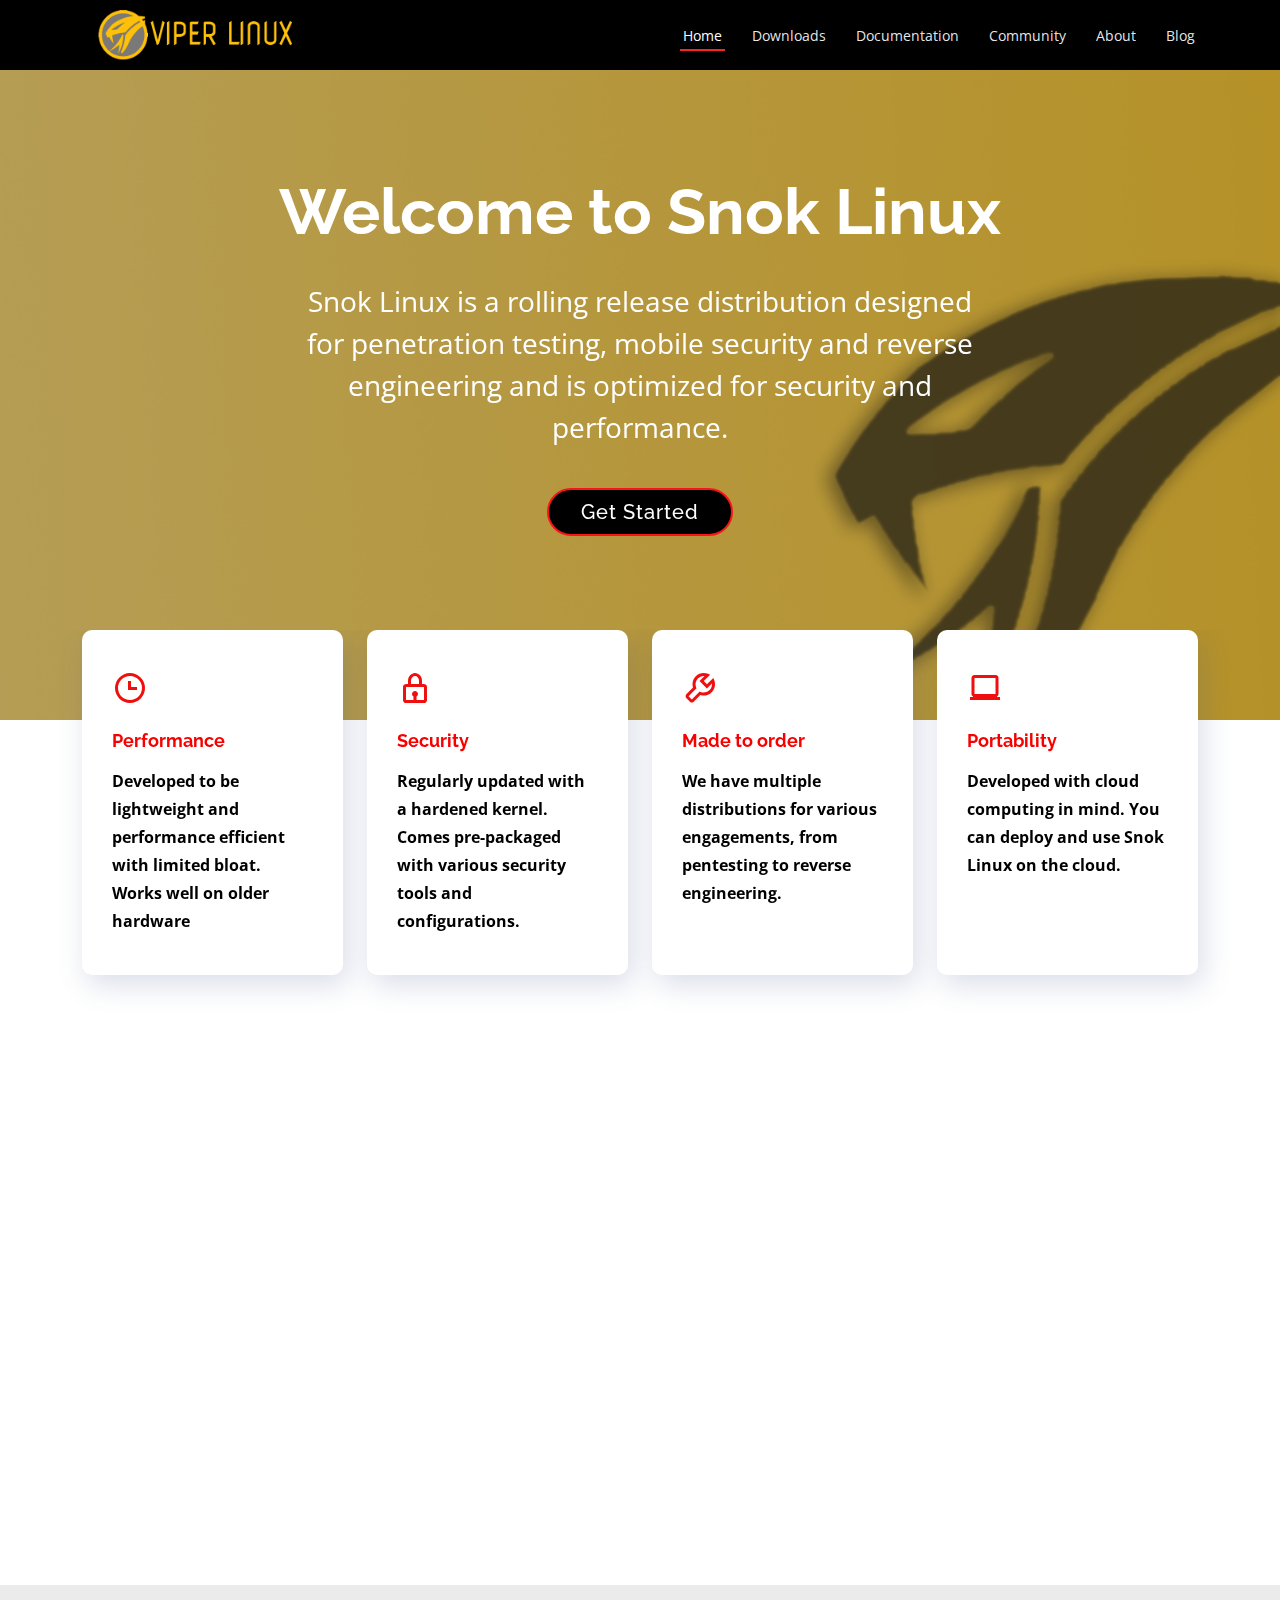
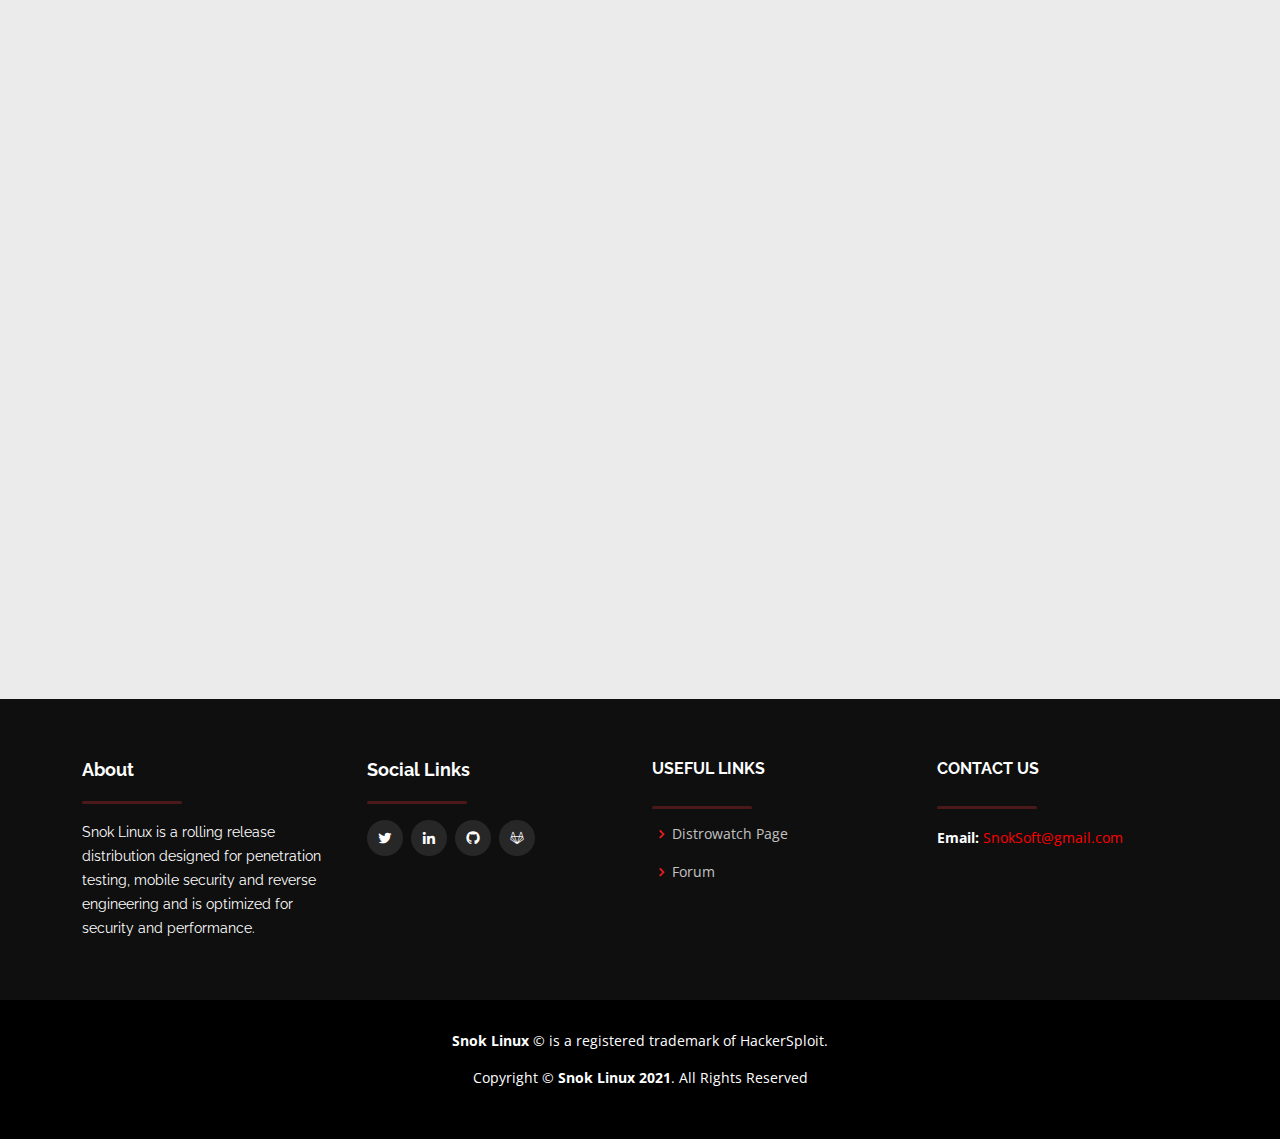
<file: index.html>
<!DOCTYPE html>
<html lang="en">

<head>
  <meta charset="utf-8">
  <meta content="width=device-width, initial-scale=1.0" name="viewport">
  <title>Snok Linux - Penetration Testing Distribution</title>
  <meta content="Snok Linux is a rolling release distribution designed for penetration testing, mobile security and reverse engineering and is optimized for security and performance." name="description">
  <meta content="Snok Linux, viperlinux" name="keywords">

  <!-- Favicons -->
  <link href="assets/img/favicon.png" rel="icon">
  <link href="assets/img/apple-touch-icon.png" rel="apple-touch-icon">

  <!-- Google Fonts -->
  <link href="https://fonts.googleapis.com/css?family=Open+Sans:300,300i,400,400i,600,600i,700,700i|Raleway:300,300i,400,400i,500,500i,600,600i,700,700i|Poppins:300,300i,400,400i,500,500i,600,600i,700,700i" rel="stylesheet">

  <!-- Vendor CSS Files -->
  <link href="assets/vendor/animate.css/animate.min.css" rel="stylesheet">
  <link href="assets/vendor/aos/aos.css" rel="stylesheet">
  <link href="assets/css/terminal.css" rel="stylesheet">
  <link href="assets/vendor/bootstrap/css/bootstrap.min.css" rel="stylesheet">
  <link href="assets/vendor/bootstrap-icons/bootstrap-icons.css" rel="stylesheet">
  <link href="assets/vendor/boxicons/css/boxicons.min.css" rel="stylesheet">
  <link href="assets/vendor/glightbox/css/glightbox.min.css" rel="stylesheet">
  <link href="assets/vendor/remixicon/remixicon.css" rel="stylesheet">
  <link href="assets/vendor/swiper/swiper-bundle.min.css" rel="stylesheet">

  <!-- Template Main CSS File -->
  <link href="assets/css/style.css" rel="stylesheet">
</head>

<body>
  
  <!-- ======= Header ======= -->
  <header id="header" class="fixed-top d-flex align-items-center ">
    <div class="container d-flex align-items-center justify-content-between">

      <!-- Logo -->
      <a href="index.html" class="logo"><img src="assets/img/logo-red-minimal.png" alt="viper-linux-logo" class="img-fluid"></a>

      <!-- Navbar -->
      <nav id="navbar" class="navbar">
        <ul>
          <li><a class="nav-link scrollto active" href="index.html">Home</a></li>
          <li><a class="nav-link scrollto" href="downloads.html">Downloads</a></li>
          <li><a class="nav-link scrollto " href="#">Documentation</a></li>
          <li><a class="nav-link scrollto" href="#">Community</a></li>
          <li><a class="nav-link scrollto" href="">About</a></li>
          <li><a href="blog.html">Blog</a></li>
        </ul>
        <i class="bi bi-list mobile-nav-toggle"></i>
      </nav>
    </div>
  </header>

  <!-- ======= Hero Section ======= -->
  <section id="hero" style="background-image: url(assets/img/background-red.png);" class="d-flex justify-cntent-center align-items-center">
    <div id="heroCarousel" data-bs-interval="5000" class="container carousel carousel-fade" data-bs-ride="carousel">


  <!-- Hero Slides -->
      
      <div class="carousel-item active">
        <div class="carousel-container">
          <h2 class="animate__animated animate__fadeInDown" style="font-size: 64px;">Welcome to <span>Snok Linux</span></h2>
          <p class="animate__animated animate__fadeInUp" style="font-size: 28px;">Snok Linux is a rolling release distribution designed for penetration testing, mobile security and reverse engineering and is optimized for security and performance.</p>
          <a href="downloads.html" class="btn-get-started animate__animated animate__fadeInUp scrollto">Get Started</a>
        </div>
      </div>
    
      <!-- Hero Navigation
      <a class="carousel-control-prev" href="#heroCarousel" role="button" data-bs-slide="prev">
        <span class="carousel-control-prev-icon bx bx-chevron-left" aria-hidden="true"></span>
      </a>

      <a class="carousel-control-next" href="#heroCarousel" role="button" data-bs-slide="next">
        <span class="carousel-control-next-icon bx bx-chevron-right" aria-hidden="true"></span>
      </a>
    -->
    </div>
  </section>
  
  <!-- End Hero -->

  <main id="main">

    <!-- ======= Icon Boxes Section ======= -->
    <section id="icon-boxes" class="icon-boxes">
      <div class="container">

        <div class="row">
          <div class="col-md-6 col-lg-3 d-flex align-items-stretch mb-5 mb-lg-0" data-aos="fade-up">
            <div class="icon-box">
              <div class="icon"><i class="bx bx-time"></i></div>
              <h4 class="title"><a href="">Performance</a></h4>
              <p class="description">Developed to be lightweight and performance efficient with limited bloat. Works well on older hardware</p>
            </div>
          </div>

          <div class="col-md-6 col-lg-3 d-flex align-items-stretch mb-5 mb-lg-0" data-aos="fade-up" data-aos-delay="100">
            <div class="icon-box">
              <div class="icon"><i class="bx bx-lock"></i></div>
              <h4 class="title"><a href="">Security</a></h4>
              <p class="description">Regularly updated with a hardened kernel. Comes pre-packaged with various security tools and configurations.</p>
            </div>
          </div>

          <div class="col-md-6 col-lg-3 d-flex align-items-stretch mb-5 mb-lg-0" data-aos="fade-up" data-aos-delay="200">
            <div class="icon-box">
              <div class="icon"><i class="bx bx-wrench"></i></div>
              <h4 class="title"><a href="">Made to order</a></h4>
              <p class="description">We have multiple distributions for various engagements, from pentesting to reverse engineering.</p>
            </div>
          </div>

          <div class="col-md-6 col-lg-3 d-flex align-items-stretch mb-5 mb-lg-0" data-aos="fade-up" data-aos-delay="300">
            <div class="icon-box">
              <div class="icon"><i class="bx bx-laptop"></i></div>
              <h4 class="title"><a href="">Portability</a></h4>
              <p class="description">Developed with cloud computing in mind. You can deploy and use Snok Linux on the cloud. </p>
            </div>
          </div>

        </div>

      </div>
    </section>
    
    <!-- End Icon Boxes Section -->

    <!-- ======= About Us Section ======= -->
    <section id="about" class="about">
      
      <div class="container" data-aos="fade-up">

        <div class="section-title">
          <h2 style="color: black; font-size: 56px;">Why Choose Viper?</h2>
          <p>Snok Linux is designed a plethora of use cases, from penetration testing to reverse engineering and malware analysis.</p>
        </div>

        <div class="row content">
          <div class="col-lg-6">
            
        </div>
      
      <!-- Terminal -->
      <div content="width=device-width, initial-scale=1.0" class='console-container' style="margin-top: 120px;"><span id='text'></span><div class='console-underscore' id='console'>&#95;</div></div>
    
      </div>
    </section>
    
    <!-- End About Us Section -->

    <!-- ======= Why Us Section ======= -->
    <section id="why-us" class="why-us">
      <div class="container-fluid">

        <div class="row">

        <!--YouTube Video-->
          <div class="col-lg-5 align-items-stretch position-relative video-box"  data-aos="fade-right">
            <a href="" class="venobox play-btn mb-4" data-vbtype="video" data-autoplay="true"></a>
          </div>
          
          <div class="col-lg-7 d-flex flex-column justify-content-center align-items-stretch" data-aos="fade-left">

            <div class="content">
              <h3>Snok Linux is developed for penetration testers <strong>by penetration testers</strong></h3>
              <p>
                Are you tired of slow, unstable and bloated pentesting distros that don't have the tools you need? if so, Snok Linux is for you.
              </p>
            </div>

            <div class="accordion-list">
              <ul>
                <li data-aos="fade-up" data-aos-delay="100">
                  <a data-bs-toggle="collapse" class="collapse" data-bs-target="#accordion-list-1"><span>01</span> Performance <i class="bx bx-chevron-down icon-show"></i><i class="bx bx-chevron-up icon-close"></i></a>
                  <div id="accordion-list-1" class="collapse show" data-bs-parent=".accordion-list">
                    <p>
                      Snok Linux offers a fast and bloat-free experience across the board. We also offer base distributions that can be customized based on your needs.
                    </p>
                  </div>
                </li>

                <li data-aos="fade-up" data-aos-delay="200">
                  <a data-bs-toggle="collapse" data-bs-target="#accordion-list-2" class="collapsed"><span>02</span> Stability & Security <i class="bx bx-chevron-down icon-show"></i><i class="bx bx-chevron-up icon-close"></i></a>
                  <div id="accordion-list-2" class="collapse" data-bs-parent=".accordion-list">
                    <p>
                      Snok Linux offers a stable and secure solution for security professionals. Our distributions are shipped with a hardened kernel and stable packages to ensure your experience is smooth and error free so that you can focus on your work rather than fixing issues.
                    </p>
                  </div>
                </li>

                <li data-aos="fade-up" data-aos-delay="300">
                  <a data-bs-toggle="collapse" data-bs-target="#accordion-list-3" class="collapsed"><span>03</span> Made to order <i class="bx bx-chevron-down icon-show"></i><i class="bx bx-chevron-up icon-close"></i></a>
                  <div id="accordion-list-3" class="collapse" data-bs-parent=".accordion-list">
                    <p>
                      We offer a collection of distributions designed and developed for specific industry use cases, from penetration testing to mobile security and reverse engineering. Download the distribution that meets your professional requirements and that is designed for your specific use case.
                    </p>
                  </div>
                </li>

                <li data-aos="fade-up" data-aos-delay="300">
                  <a data-bs-toggle="collapse" data-bs-target="#accordion-list-4" class="collapsed"><span>04</span> Desktop Environments <i class="bx bx-chevron-down icon-show"></i><i class="bx bx-chevron-up icon-close"></i></a>
                  <div id="accordion-list-4" class="collapse" data-bs-parent=".accordion-list">
                    <p>
                      We understand that everyone is different and you may not like certain desktop environments, as a result, our distribution also offersa range of  different desktop environments so that you feel at home. Choose between Mate, Gnome, KDE and i3.
                    </p>
                  </div>
                </li>

              </ul>
            </div>

          </div>

        </div>

      </div>
    </section>
    
    <!-- End Why Us Section -->


  </main>
  
  <!-- End #main -->

  <!-- ======= Footer ======= -->
  <footer id="footer">
    <div class="footer-top">
      <div class="container">
        <div class="row">

          <div class="col-lg-3 col-md-6 footer-info">
            <h3>About</h3>
            <hr class="rounded">
            <!--<img src="assets/img/logo-red-minimal.png" style="width:200px;padding-bottom: 10px;">-->
            <p>Snok Linux is a rolling release distribution designed for penetration testing, mobile security and reverse engineering and is optimized for security and performance.</p>
          </div>
          <div class="social-links col-lg-3 footer-info">
            <h3>Social Links</h3>
            <hr class="rounded">
            <a href="https://twitter.com/SnokLinux" class="twitter"><i class="bx bxl-twitter"></i></a>
            <a href="https://www.linkedin.com/" class="linkedin"><i class="bx bxl-linkedin"></i></a>
            <a href="https://github.com/SnokOS" class="github"><i class="bx bxl-github"></i></a>
            <a href="https://gitlab.com/SnokLinux" class="gitlab"><i class="bx bxl-gitlab"></i></a>
          </div>

          <div class="col-lg-3 col-md-6 footer-links">
            <h4 style="font-variant:normal;">Useful Links</h4>
            <hr class="rounded">
            <ul>
              <li><i class="bx bx-chevron-right"></i> <a href="#">Distrowatch Page</a></li>
              <li><i class="bx bx-chevron-right"></i> <a href="#">Forum</a></li>
            </ul>
          </div>

          <div class="col-lg-3 col-md-6 footer-contact">
            <h4>Contact Us</h4>
            <hr class="rounded">
            <p>
              <strong>Email:</strong><a style="color:red" href="mailto:SnokSoft@gmail.com"> SnokSoft@gmail.com</a><br>
            </p>
          </div>
        </div>
      </div>
    </div>

<!-- Copyright Section-->
    <div class="container">
      <div class="copyright">
        <p><strong>Snok Linux </strong> &copy is a registered trademark of HackerSploit. </p>
        <p>Copyright &copy;<strong><span> Snok Linux 2021</span></strong>. All Rights Reserved </p>
      </div>
      <div class="credits">
        <!--Made with love from Kenya</a> -->
      </div>
    </div>
  <!-- End Copyright Section-->
  </footer>
  <!-- End Footer -->
  <div id="preloader"></div>
  <a href="#" class="back-to-top d-flex align-items-center justify-content-center"><i class="bi bi-arrow-up-short"></i></a>

  <!-- Vendor JS Files -->
  <script src="assets/vendor/aos/aos.js"></script>
  <script src="assets/js/terminal.js"></script>
  <script src="assets/vendor/bootstrap/js/bootstrap.bundle.min.js"></script>
  <script src="assets/vendor/glightbox/js/glightbox.min.js"></script>
  <script src="assets/vendor/isotope-layout/isotope.pkgd.min.js"></script>
  <script src="assets/vendor/php-email-form/validate.js"></script>
  <script src="assets/vendor/swiper/swiper-bundle.min.js"></script>

  <!-- Template Main JS File -->
  <script src="assets/js/main.js"></script>

</body>

</html>
</file>
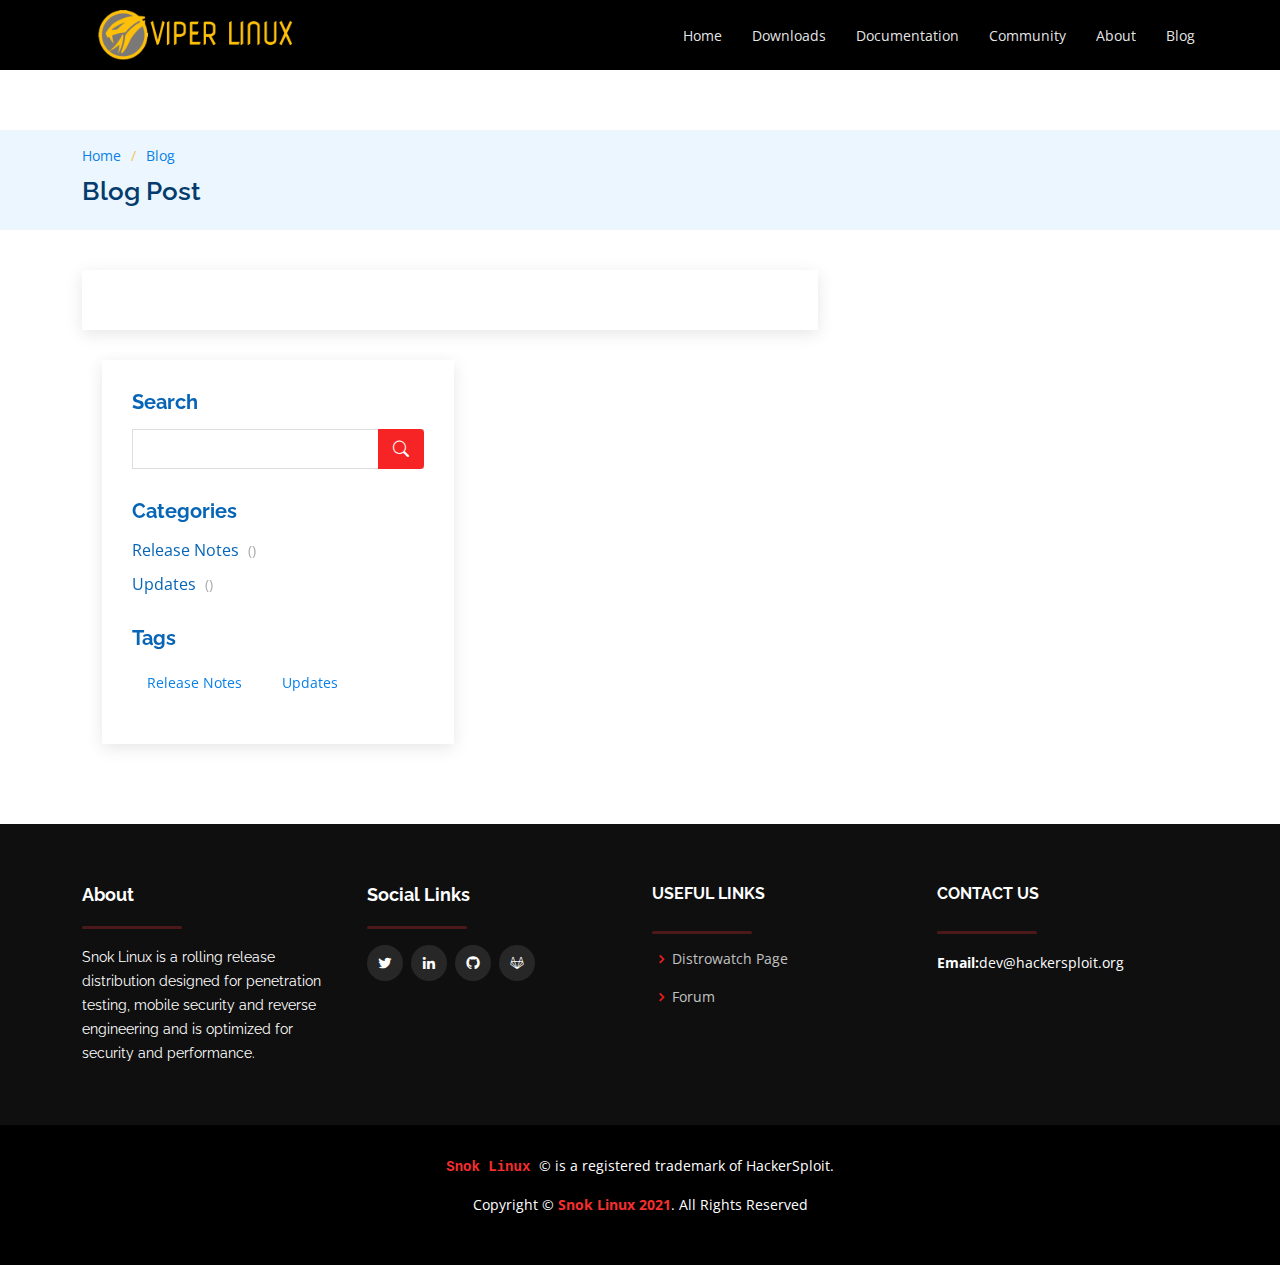
<file: blog-single.html>
<!DOCTYPE html>
<html lang="en">

<head>
  <meta charset="utf-8">
  <meta content="width=device-width, initial-scale=1.0" name="viewport">

  <title>Snok Linux - Penetration Testing Distribution</title>
  <meta content="Snok Linux is a rolling release distribution designed for penetration testing, mobile security and reverse engineering and is optimized for security and performance." name="description">
  <meta content="Snok Linux, viperlinux" name="keywords">

  <!-- Favicons -->
  <link href="assets/img/favicon.png" rel="icon">
  <link href="assets/img/apple-touch-icon.png" rel="apple-touch-icon">

  <!-- Google Fonts -->
  <link href="https://fonts.googleapis.com/css?family=Open+Sans:300,300i,400,400i,600,600i,700,700i|Raleway:300,300i,400,400i,500,500i,600,600i,700,700i|Poppins:300,300i,400,400i,500,500i,600,600i,700,700i" rel="stylesheet">

  <!-- Vendor CSS Files -->
  <link href="assets/vendor/animate.css/animate.min.css" rel="stylesheet">
  <link href="assets/vendor/aos/aos.css" rel="stylesheet">
  <link href="assets/vendor/bootstrap/css/bootstrap.min.css" rel="stylesheet">
  <link href="assets/vendor/bootstrap-icons/bootstrap-icons.css" rel="stylesheet">
  <link href="assets/vendor/boxicons/css/boxicons.min.css" rel="stylesheet">
  <link href="assets/vendor/glightbox/css/glightbox.min.css" rel="stylesheet">
  <link href="assets/vendor/remixicon/remixicon.css" rel="stylesheet">
  <link href="assets/vendor/swiper/swiper-bundle.min.css" rel="stylesheet">

  <!-- Template Main CSS File -->
  <link href="assets/css/style.css" rel="stylesheet">

</head>

<body>
 <!-- ======= Header ======= -->
<header id="header" class="fixed-top d-flex align-items-center ">
  <div class="container d-flex align-items-center justify-content-between">

    <!-- Logo -->
    <a href="index.html" class="logo"><img src="assets/img/logo-red-minimal.png" alt="viper-linux-logo" class="img-fluid"></a>

    <!-- Navbar -->
    <nav id="navbar" class="navbar">
      <ul>
        <li><a class="nav-link scrollto" href="index.html">Home</a></li>
        <li><a class="nav-link scrollto" href="#about">Downloads</a></li>
        <li><a class="nav-link scrollto " href="#portfolio">Documentation</a></li>
        <li><a class="nav-link scrollto" href="#team">Community</a></li>
        <li><a class="nav-link scrollto" href="#pricing">About</a></li>
        <li><a href="blog.html">Blog</a></li>
      </ul>
      <i class="bi bi-list mobile-nav-toggle"></i>
    </nav>
  </div>
</header>


  <main id="main">

    <!-- ======= Breadcrumbs ======= -->
    <section id="breadcrumbs" class="breadcrumbs">
      <div class="container">

        <ol>
          <li><a href="index.html">Home</a></li>
          <li><a href="blog.html">Blog</a></li>
        </ol>
        <h2>Blog Post</h2>

      </div>
    </section><!-- End Breadcrumbs -->

    <!-- ======= Blog Single Section ======= -->
    <section id="blog" class="blog">
      <div class="container" data-aos="fade-up">

        <div class="row">

          <div class="col-lg-8 entries">

            <!-- Blog Entry -->

            <article class="entry entry-single">

              <!-- Blog Image
              <div class="entry-img">
                <img src="assets/img/blog/blog-1.jpg" alt="" class="img-fluid">
              </div>
            --> 
            <!-- Blog Title 
              <h2 class="entry-title">
                <a href="blog-single.html">BLOG TITLE</a>
              </h2>
            -->
            <!-- Blog Meta
              <div class="entry-meta">
                <ul>
                  <li class="d-flex align-items-center"><i class="bi bi-person"></i> <a href="blog-single.html">AUTHOR</a></li>
                  <li class="d-flex align-items-center"><i class="bi bi-clock"></i> <a href="blog-single.html"><time datetime="2020-01-01">Jan 1, 2020</time></a></li>
                  <li class="d-flex align-items-center"><i class="bi bi-chat-dots"></i> <a href="blog-single.html">COMMENTS</a></li>
                </ul>
              </div>
            -->
            <!-- Blog Content 
              <div class="entry-content">
                <p>
                  
                </p>
              </div>
            -->

            <!-- Blog Tags
              <div class="entry-footer">
                <i class="bi bi-folder"></i>
                <ul class="cats">
                  <li><a href="#"></a></li>
                </ul>

                <i class="bi bi-tags"></i>
                <ul class="tags">
                  <li><a href="#">Release Notes</a></li>
                </ul>
              </div>
            -->
            </article>
            <!-- End blog entry -->

            <!-- Blog Author Bio

            <div class="blog-author d-flex align-items-center">
              <img src="assets/img/blog/blog-author.jpg" class="rounded-circle float-left" alt="">
              <div>
                <h4>Jane Smith</h4>
                <div class="social-links">
                  <a href="https://twitters.com/#"><i class="bi bi-twitter"></i></a>
                  <a href="https://facebook.com/#"><i class="bi bi-facebook"></i></a>
                  <a href="https://instagram.com/#"><i class="biu bi-instagram"></i></a>
                </div>
                <p>
                  BIO
                </p>
              </div>
            -->
            </div><!-- End blog author bio -->


          </div>
          <!-- End blog entries list -->

          <div class="col-lg-4">

            <div class="sidebar">
              <!-- Sidebar Search form -->
              <h3 class="sidebar-title">Search</h3>
              <div class="sidebar-item search-form">
                <form action="">
                  <input type="text">
                  <button type="submit"><i class="bi bi-search"></i></button>
                </form>
              </div>
              <!-- End sidebar search form-->

              <!-- Sidebar Categories -->
              <h3 class="sidebar-title">Categories</h3>
              <div class="sidebar-item categories">
                <ul>
                  <li><a href="#">Release Notes <span>()</span></a></li>
                  <li><a href="#">Updates <span>()</span></a></li>
                </ul>
              </div>
              <!-- End sidebar categories-->

              <!--Sidebar Recent Posts 
              <h3 class="sidebar-title">Recent Posts</h3>
              <div class="sidebar-item recent-posts">
                <div class="post-item clearfix">
                  <img src="assets/img/blog/blog-recent-1.jpg" alt="">
                  <h4><a href="blog-single.html">Nihil blanditiis at in nihil autem</a></h4>
                  <time datetime="2020-01-01">Jan 1, 2020</time>
                </div>
              </div>
            -->
              <!-- End sidebar recent posts-->

              <!-- Sidebar Tags -->
              <h3 class="sidebar-title">Tags</h3>
              <div class="sidebar-item tags">
                <ul>
                  <li><a href="#">Release Notes</a></li>
                  <li><a href="#">Updates</a></li>
                </ul>
              </div>
              <!-- End sidebar tags-->

            </div>
            <!-- End sidebar -->

          </div>
          </div><!-- End blog sidebar -->

        </div>

      </div>
    </section><!-- End Blog Single Section -->

  </main>
  <!-- End #main -->

 <!-- ======= Footer ======= -->
 <footer id="footer">
  <div class="footer-top">
    <div class="container">
      <div class="row">

        <div class="col-lg-3 col-md-6 footer-info">
          <h3>About</h3>
          <hr class="rounded">
          <!--<img src="assets/img/logo-red-minimal.png" style="width:200px;padding-bottom: 10px;">-->
          <p>Snok Linux is a rolling release distribution designed for penetration testing, mobile security and reverse engineering and is optimized for security and performance.</p>
        </div>
        <div class="social-links col-lg-3 footer-info">
          <h3>Social Links</h3>
          <hr class="rounded">
            <a href="https://twitter.com/SnokLinux" class="twitter"><i class="bx bxl-twitter"></i></a>
            <a href="https://www.linkedin.com/" class="linkedin"><i class="bx bxl-linkedin"></i></a>
            <a href="https://github.com/SnokOS" class="github"><i class="bx bxl-github"></i></a>
            <a href="https://gitlab.com/SnokLinux" class="gitlab"><i class="bx bxl-gitlab"></i></a>
        </div>

        <div class="col-lg-3 col-md-6 footer-links">
          <h4>Useful Links</h4>
          <hr class="rounded">
          <ul>
            <li><i class="bx bx-chevron-right"></i> <a href="#">Distrowatch Page</a></li>
            <li><i class="bx bx-chevron-right"></i> <a href="#">Forum</a></li>
          </ul>
        </div>

        <div class="col-lg-3 col-md-6 footer-contact">
          <h4>Contact Us</h4>
          <hr class="rounded">
          <p>
            <strong>Email:</strong>dev@hackersploit.org<br>
          </p>
        </div>
      </div>
    </div>
  </div>

<!-- Copyright Section-->
  <div class="container">
    <div class="copyright">
      <p><strong  style="color:rgb(247, 46, 46);font-family: monospace;">Snok Linux </strong> &copy is a registered trademark of HackerSploit. </p>
      <p>Copyright &copy;<strong style="color:rgb(247, 46, 46)"><span> Snok Linux 2021</span></strong>. All Rights Reserved </p>
    </div>
    <div class="credits">
      <!-- All the links in the footer should remain intact. -->
      <!-- You can delete the links only if you purchased the pro version. -->
      <!-- Licensing information: https://bootstrapmade.com/license/ -->
      <!-- Purchase the pro version with working PHP/AJAX contact form: https://bootstrapmade.com/anyar-free-multipurpose-one-page-bootstrap-theme/ -->
      <!--Made with love from Kenya</a> -->
    </div>
  </div>
<!-- End Copyright Section-->
</footer>
<!-- End Footer -->
<div id="preloader"></div>
<a href="#" class="back-to-top d-flex align-items-center justify-content-center"><i class="bi bi-arrow-up-short"></i></a>

<!-- Vendor JS Files -->
<script src="assets/vendor/aos/aos.js"></script>
<script src="assets/vendor/bootstrap/js/bootstrap.bundle.min.js"></script>
<script src="assets/vendor/glightbox/js/glightbox.min.js"></script>
<script src="assets/vendor/isotope-layout/isotope.pkgd.min.js"></script>
<script src="assets/vendor/php-email-form/validate.js"></script>
<script src="assets/vendor/swiper/swiper-bundle.min.js"></script>

<!-- Template Main JS File -->
<script src="assets/js/main.js"></script>
</body>

</html>
</file>
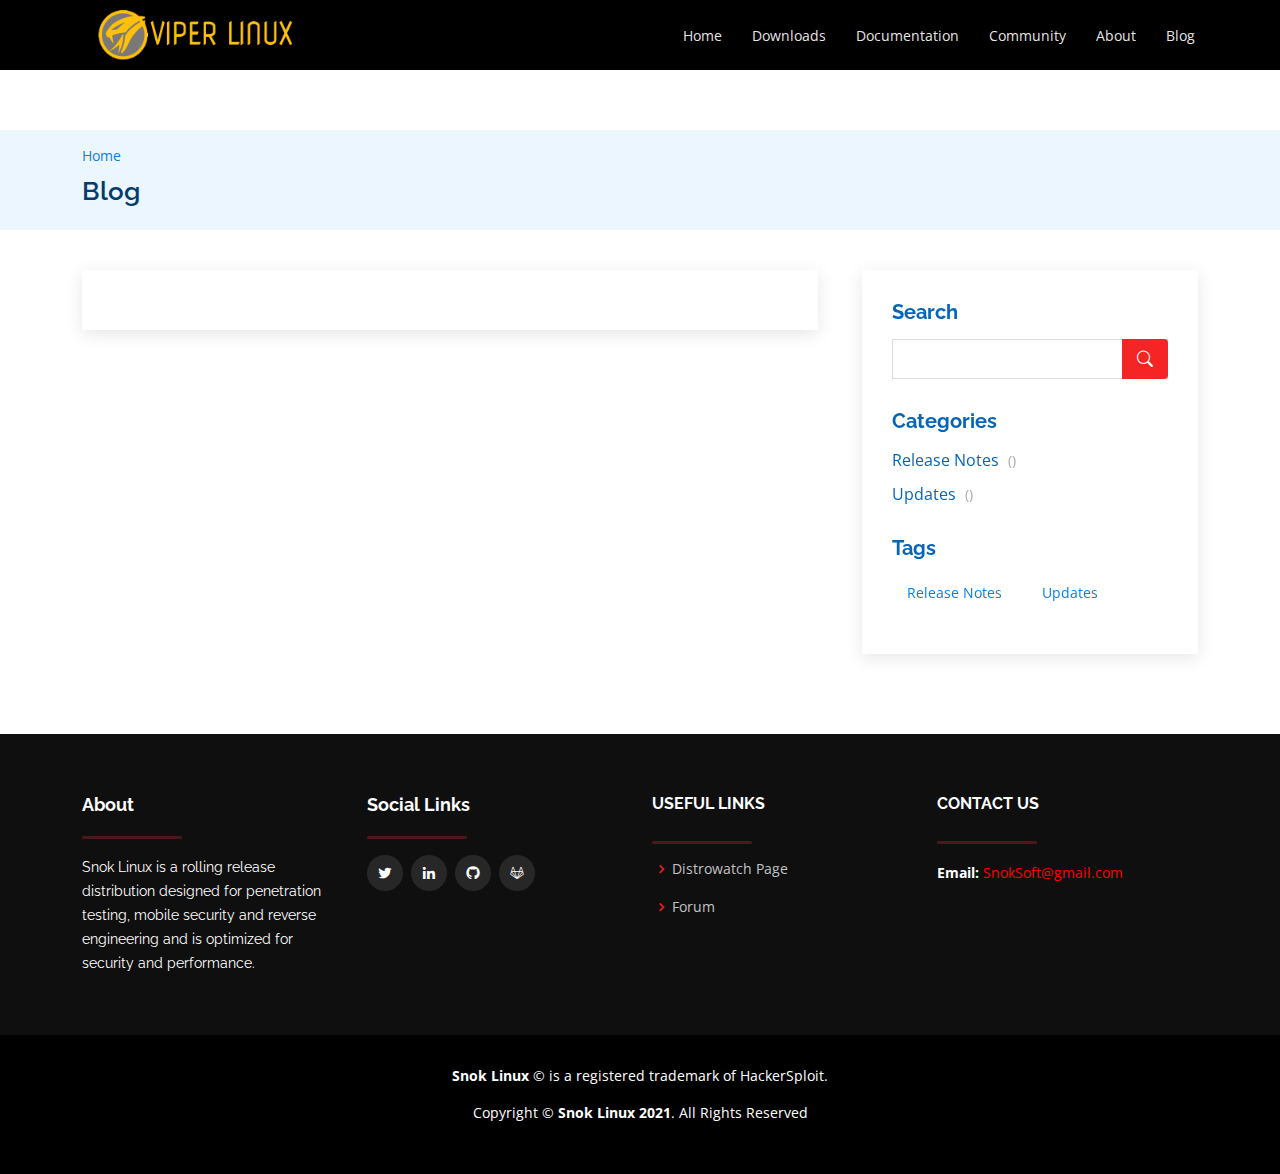
<file: blog.html>
<!DOCTYPE html>
<html lang="en">

<head>
  <meta charset="utf-8">
  <meta content="width=device-width, initial-scale=1.0" name="viewport">

  <title>Snok Linux - Blog</title>
  <meta content="Snok Linux is a rolling release distribution designed for penetration testing, mobile security and reverse engineering and is optimized for security and performance." name="description">
  <meta content="Snok Linux, viperlinux, viperlinux blog" name="keywords">

  <!-- Favicons -->
  <link href="assets/img/favicon.png" rel="icon">
  <link href="assets/img/apple-touch-icon.png" rel="apple-touch-icon">

  <!-- Google Fonts -->
  <link href="https://fonts.googleapis.com/css?family=Open+Sans:300,300i,400,400i,600,600i,700,700i|Raleway:300,300i,400,400i,500,500i,600,600i,700,700i|Poppins:300,300i,400,400i,500,500i,600,600i,700,700i" rel="stylesheet">

  <!-- Vendor CSS Files -->
  <link href="assets/vendor/animate.css/animate.min.css" rel="stylesheet">
  <link href="assets/vendor/aos/aos.css" rel="stylesheet">
  <link href="assets/vendor/bootstrap/css/bootstrap.min.css" rel="stylesheet">
  <link href="assets/vendor/bootstrap-icons/bootstrap-icons.css" rel="stylesheet">
  <link href="assets/vendor/boxicons/css/boxicons.min.css" rel="stylesheet">
  <link href="assets/vendor/glightbox/css/glightbox.min.css" rel="stylesheet">
  <link href="assets/vendor/remixicon/remixicon.css" rel="stylesheet">
  <link href="assets/vendor/swiper/swiper-bundle.min.css" rel="stylesheet">

  <!-- Template Main CSS File -->
  <link href="assets/css/style.css" rel="stylesheet">
</head>

<body>

<!-- ======= Header ======= -->
<header id="header" class="fixed-top d-flex align-items-center ">
  <div class="container d-flex align-items-center justify-content-between">

    <!-- Logo -->
    <a href="index.html" class="logo"><img src="assets/img/logo-red-minimal.png" alt="viper-linux-logo" class="img-fluid"></a>

    <!-- Navbar -->
    <nav id="navbar" class="navbar">
      <ul>
        <li><a class="nav-link scrollto" href="index.html">Home</a></li>
        <li><a class="nav-link scrollto" href="downloads.html">Downloads</a></li>
        <li><a class="nav-link scrollto " href="#">Documentation</a></li>
        <li><a class="nav-link scrollto" href="#">Community</a></li>
        <li><a class="nav-link scrollto" href="#">About</a></li>
        <li><a href="blog.html">Blog</a></li>
      </ul>
      <i class="bi bi-list mobile-nav-toggle"></i>
    </nav>
  </div>
</header>

  <main id="main">

    <!-- ======= Breadcrumbs ======= -->
    <section id="breadcrumbs" class="breadcrumbs">
      <div class="container">

        <ol>
          <li><a href="index.html">Home</a></li>
        </ol>
        <h2>Blog</h2>

      </div>
    </section><!-- End Breadcrumbs -->

    <!-- ======= Blog Section ======= -->
    <section id="blog" class="blog">
      <div class="container" data-aos="fade-up">

        <div class="row">

          <div class="col-lg-8 entries">

            <article class="entry">
              <!-- Blog post image 
              <div class="entry-img">
                <img src="(BLOG-IMAGE)" alt="" class="img-fluid">
              </div>
            -->
            <!-- Blog Title
              <h2 class="entry-title">
                <a href="blog-single.html">BLOG-TITLE/a>
              </h2>
            -->
            <!-- Blog meta 
              <div class="entry-meta">
                <ul>
                  <li class="d-flex align-items-center"><i class="bi bi-person"></i> <a href="blog-single.html">BLOG POST AUTHOR</a></li>
                  <li class="d-flex align-items-center"><i class="bi bi-clock"></i> <a href="blog-single.html"><time datetime="2020-01-01">Jan 1, 2020</time></a></li>
                  <li class="d-flex align-items-center"><i class="bi bi-chat-dots"></i> <a href="blog-single.html">12 Comments</a></li>
                </ul>
              </div>
            -->
            <!-- Blog Content
              <div class="entry-content">
                <p>
                  Similique neque nam consequuntur ad non maxime aliquam quas. Quibusdam animi praesentium. Aliquam et laboriosam eius aut nostrum quidem aliquid dicta.
                  Et eveniet enim. Qui velit est ea dolorem doloremque deleniti aperiam unde soluta. Est cum et quod quos aut ut et sit sunt. Voluptate porro consequatur assumenda perferendis dolore.
                </p>
                <div class="read-more">
                  <a href="blog-single.html">Read More</a>
                </div>
              </div>
            -->
            </article>
            
            <!-- End blog entry -->

            

          </div>
          
          <!-- End blog entries list -->

          <!-- Sidebar -->
          <div class="col-lg-4">

            <div class="sidebar">
              <!-- Sidebar Search form -->
              <h3 class="sidebar-title">Search</h3>
              <div class="sidebar-item search-form">
                <form action="">
                  <input type="text">
                  <button type="submit"><i class="bi bi-search"></i></button>
                </form>
              </div>
              <!-- End sidebar search form-->

              <!-- Sidebar Categories -->
              <h3 class="sidebar-title">Categories</h3>
              <div class="sidebar-item categories">
                <ul>
                  <li><a href="#">Release Notes <span>()</span></a></li>
                  <li><a href="#">Updates <span>()</span></a></li>
                </ul>
              </div>
              <!-- End sidebar categories-->

              <!--Sidebar Recent Posts 
              <h3 class="sidebar-title">Recent Posts</h3>
              <div class="sidebar-item recent-posts">
                <div class="post-item clearfix">
                  <img src="assets/img/blog/blog-recent-1.jpg" alt="">
                  <h4><a href="blog-single.html">Nihil blanditiis at in nihil autem</a></h4>
                  <time datetime="2020-01-01">Jan 1, 2020</time>
                </div>
              </div>
            -->
              <!-- End sidebar recent posts-->

              <!-- Sidebar Tags -->
              <h3 class="sidebar-title">Tags</h3>
              <div class="sidebar-item tags">
                <ul>
                  <li><a href="#">Release Notes</a></li>
                  <li><a href="#">Updates</a></li>
                </ul>
              </div>
              <!-- End sidebar tags-->

            </div>
            <!-- End sidebar -->

          </div>
          <!-- End blog sidebar -->

        </div>

      </div>
    </section><!-- End Blog Section -->

  </main><!-- End #main -->

 
  <!-- ======= Footer ======= -->
  <footer id="footer">
    <div class="footer-top">
      <div class="container">
        <div class="row">

          <div class="col-lg-3 col-md-6 footer-info">
            <h3>About</h3>
            <hr class="rounded">
            <!--<img src="assets/img/logo-red-minimal.png" style="width:200px;padding-bottom: 10px;">-->
            <p>Snok Linux is a rolling release distribution designed for penetration testing, mobile security and reverse engineering and is optimized for security and performance.</p>
          </div>
          <div class="social-links col-lg-3 footer-info">
            <h3>Social Links</h3>
            <hr class="rounded">
            <a href="https://twitter.com/SnokLinux" class="twitter"><i class="bx bxl-twitter"></i></a>
            <a href="https://www.linkedin.com/" class="linkedin"><i class="bx bxl-linkedin"></i></a>
            <a href="https://github.com/SnokOS" class="github"><i class="bx bxl-github"></i></a>
            <a href="https://gitlab.com/SnokLinux" class="gitlab"><i class="bx bxl-gitlab"></i></a>
          </div>

          <div class="col-lg-3 col-md-6 footer-links">
            <h4 style="font-variant:normal;">Useful Links</h4>
            <hr class="rounded">
            <ul>
              <li><i class="bx bx-chevron-right"></i> <a href="#">Distrowatch Page</a></li>
              <li><i class="bx bx-chevron-right"></i> <a href="#">Forum</a></li>
            </ul>
          </div>

          <div class="col-lg-3 col-md-6 footer-contact">
            <h4>Contact Us</h4>
            <hr class="rounded">
            <p>
              <strong>Email:</strong><a style="color:red" href="mailto:SnokSoft@gmail.com"> SnokSoft@gmail.com</a><br>
            </p>
          </div>
        </div>
      </div>
    </div>

<!-- Copyright Section-->
    <div class="container">
      <div class="copyright">
        <p><strong>Snok Linux </strong> &copy is a registered trademark of HackerSploit. </p>
        <p>Copyright &copy;<strong><span> Snok Linux 2021</span></strong>. All Rights Reserved </p>
      </div>
      <div class="credits">
        <!--Made with love from Kenya</a> -->
      </div>
    </div>
  <!-- End Copyright Section-->
  </footer>
  <!-- End Footer -->
  <div id="preloader"></div>
  <a href="#" class="back-to-top d-flex align-items-center justify-content-center"><i class="bi bi-arrow-up-short"></i></a>

  <!-- Vendor JS Files -->
  <script src="assets/vendor/aos/aos.js"></script>
  <script src="assets/js/terminal.js"></script>
  <script src="assets/vendor/bootstrap/js/bootstrap.bundle.min.js"></script>
  <script src="assets/vendor/glightbox/js/glightbox.min.js"></script>
  <script src="assets/vendor/isotope-layout/isotope.pkgd.min.js"></script>
  <script src="assets/vendor/php-email-form/validate.js"></script>
  <script src="assets/vendor/swiper/swiper-bundle.min.js"></script>

  <!-- Template Main JS File -->
  <script src="assets/js/main.js"></script>

</body>

</html>
</file>
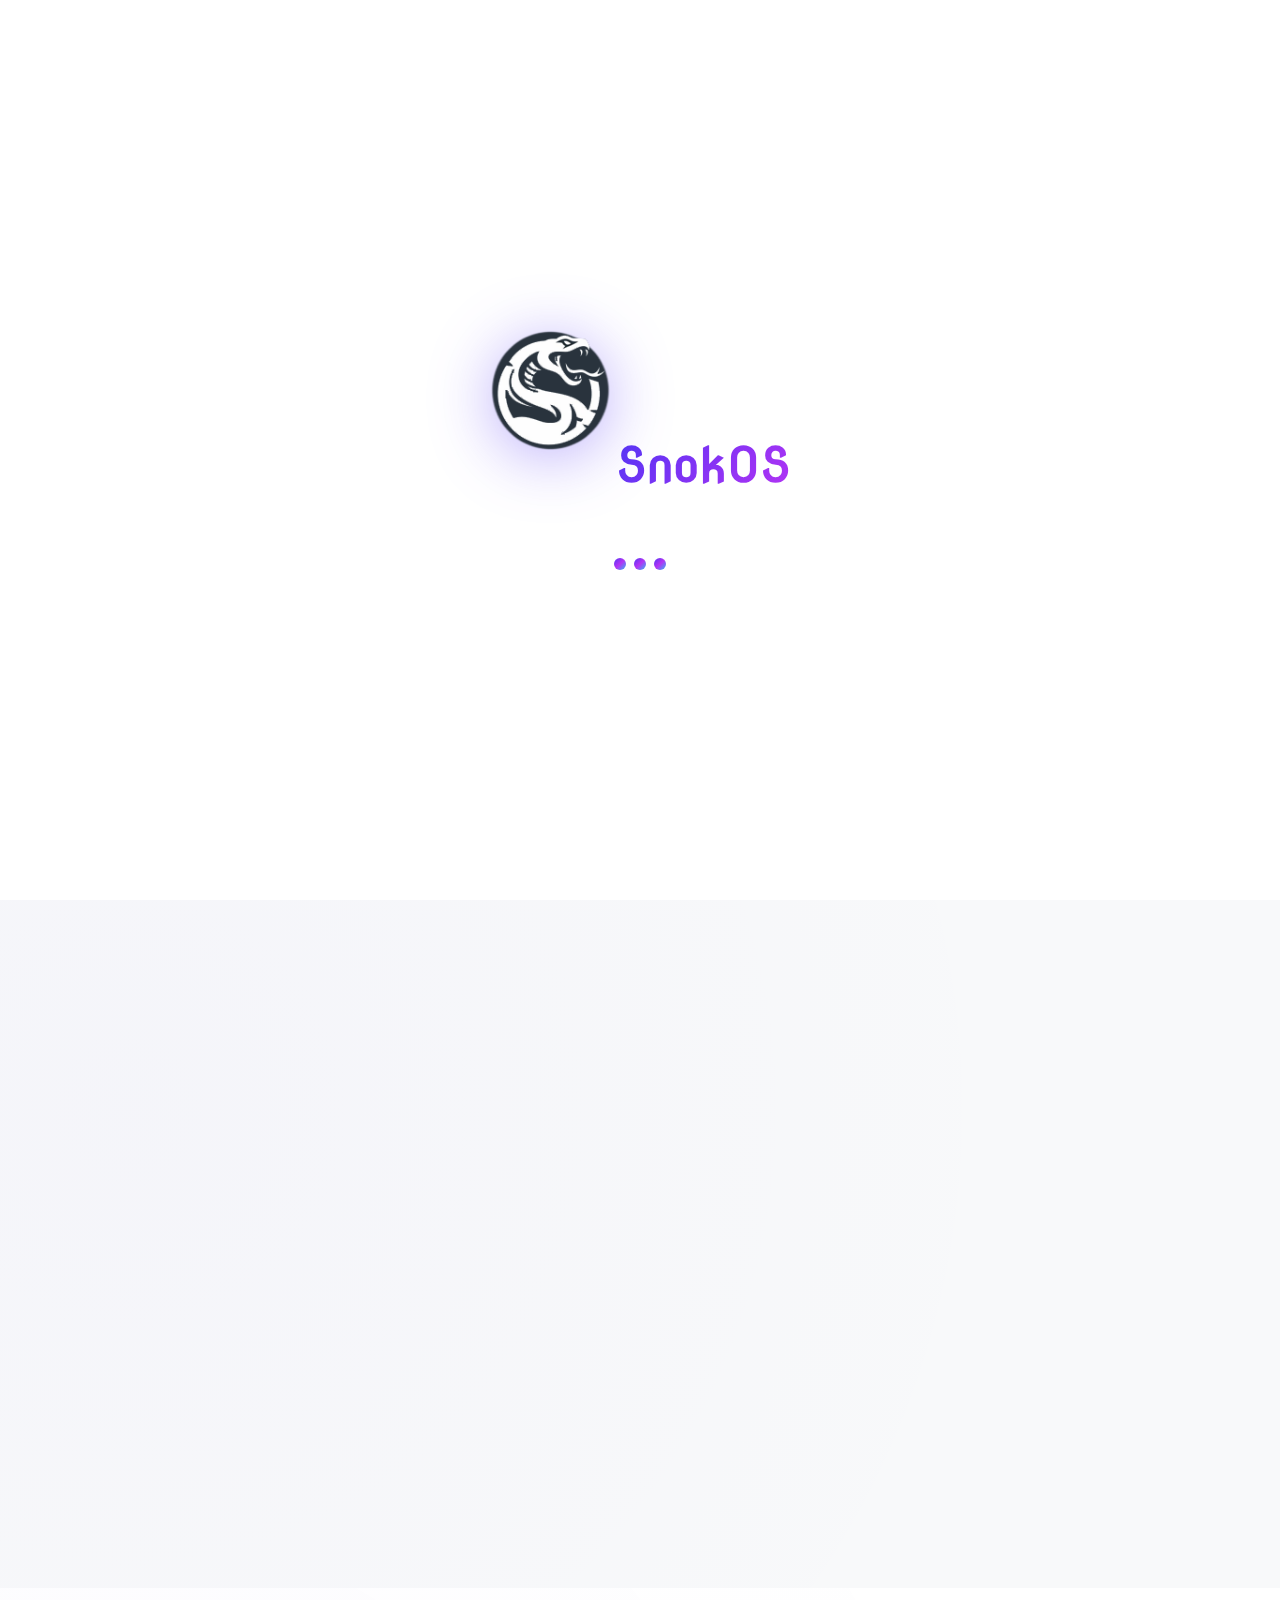
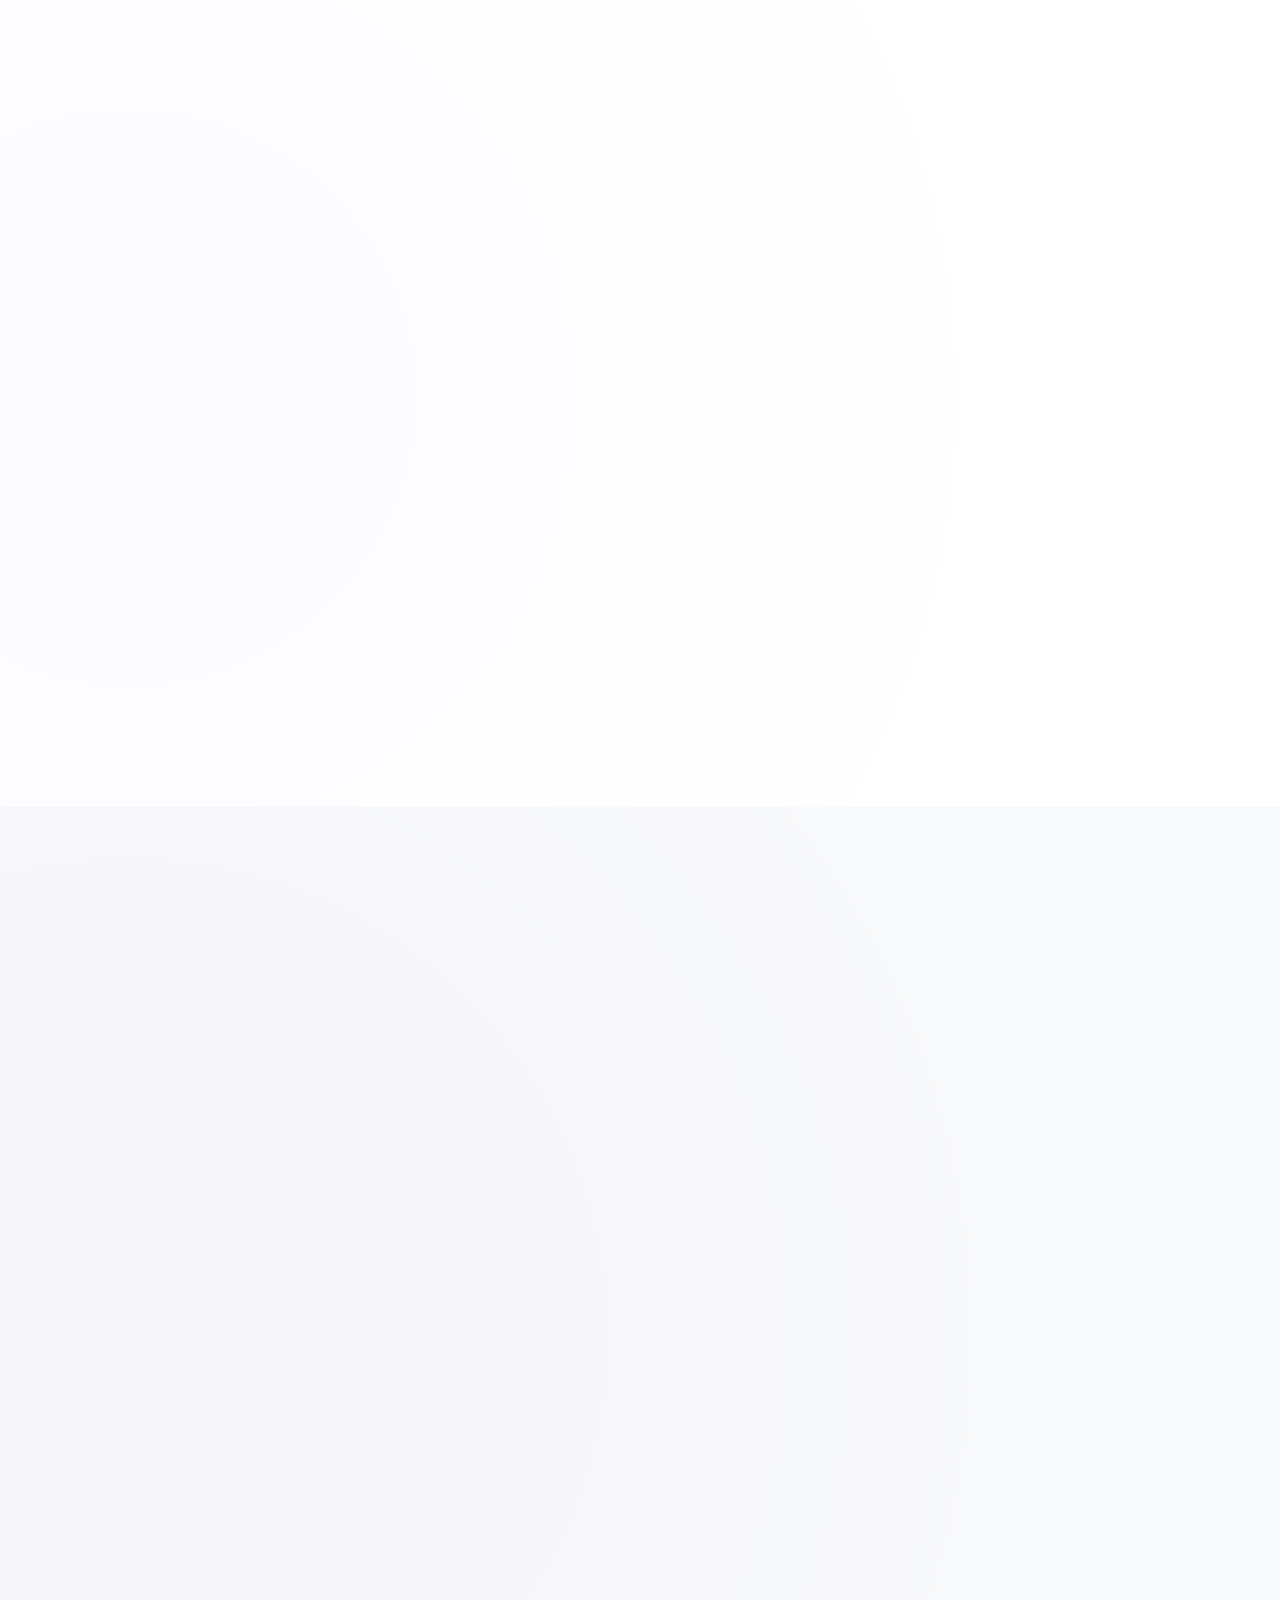
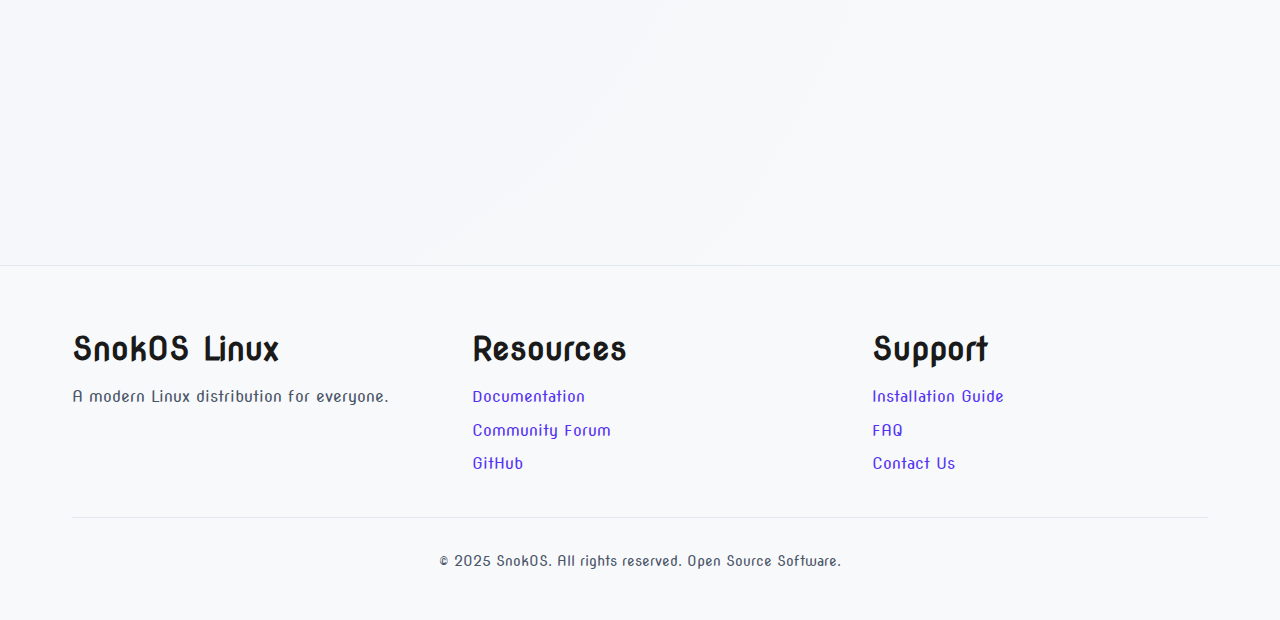
<file: download.html>
<!DOCTYPE html>
<html lang="en" dir="ltr">

<head>
    <meta charset="UTF-8">
    <meta name="viewport" content="width=device-width, initial-scale=1.0">
    <meta name="description"
        content="Download SnokOS Linux - A modern, beautiful Linux distribution for developers and enthusiasts">
    <meta name="keywords" content="SnokOS, Linux, download, operating system, open source">

    <title>Download SnokOS Linux</title>

    <link rel="icon" type="image/png" href="assets/logo.png">
    <link rel="stylesheet" href="styles.css">
    <link rel="stylesheet" href="download-styles.css">
</head>

<body>

    <!-- Loading Screen -->
    <div class="loading-screen">
        <div class="loading-content">
            <img src="assets/logo.png" alt="SnokOS" class="loading-logo">
            <h1 class="loading-title gradient-text">SnokOS</h1>
            <div class="loading-spinner">
                <div class="spinner-ring"></div>
                <div class="spinner-ring"></div>
                <div class="spinner-ring"></div>
            </div>
        </div>
    </div>

    <!-- 3D Network Grid Background -->
    <canvas id="network-canvas" class="network-background"></canvas>

    <!-- Navigation -->
    <nav class="navbar">
        <div class="container">
            <a href="index.html" class="logo">
                <img src="assets/logo.png" alt="SnokOS Logo">
                <span>SnokOS</span>
            </a>

            <a href="index.html" class="back-link">
                <span>← Back to Home</span>
            </a>

            <div class="nav-controls">
                <div class="language-switcher">
                    <button class="lang-btn active" data-lang="en">EN</button>
                    <button class="lang-btn" data-lang="fr">FR</button>
                    <button class="lang-btn" data-lang="ar">AR</button>
                </div>

                <button class="theme-toggle" aria-label="Toggle theme">🌙</button>
            </div>
        </div>
    </nav>

    <!-- Download Hero -->
    <section class="download-hero">
        <div class="container">
            <div class="download-hero-content fade-in">
                <h1>
                    <span class="gradient-text" data-i18n="downloadHeroTitle">Download SnokOS Linux</span>
                </h1>
                <p data-i18n="downloadHeroSubtitle">
                    A modern, beautiful, and powerful Linux distribution designed for developers, creators, and
                    enthusiasts.
                </p>
                <div class="version-info">
                    <span class="version-badge">v2.0 LTS</span>
                    <span class="release-date">Released: December 2025</span>
                </div>
            </div>
        </div>
    </section>

    <!-- Features Section -->
    <section class="section features-section">
        <div class="container">
            <h2 class="section-title fade-in" data-i18n="featuresTitle">Key Features</h2>

            <div class="features-grid">
                <div class="feature-card fade-in">
                    <div class="feature-icon">🚀</div>
                    <h3 data-i18n="feature1Title">Lightning Fast</h3>
                    <p data-i18n="feature1Desc">Optimized for performance with fast boot times and responsive desktop
                        experience.</p>
                </div>

                <div class="feature-card fade-in">
                    <div class="feature-icon">🎨</div>
                    <h3 data-i18n="feature2Title">Beautiful Design</h3>
                    <p data-i18n="feature2Desc">Modern, elegant interface with customizable themes and stunning visual
                        effects.</p>
                </div>

                <div class="feature-card fade-in">
                    <div class="feature-icon">🔒</div>
                    <h3 data-i18n="feature3Title">Secure & Private</h3>
                    <p data-i18n="feature3Desc">Built with security in mind, with regular updates and privacy-focused
                        defaults.</p>
                </div>

                <div class="feature-card fade-in">
                    <div class="feature-icon">💻</div>
                    <h3 data-i18n="feature4Title">Developer Friendly</h3>
                    <p data-i18n="feature4Desc">Pre-installed development tools and easy package management for
                        developers.</p>
                </div>

                <div class="feature-card fade-in">
                    <div class="feature-icon">🔓</div>
                    <h3 data-i18n="feature5Title">Open Source</h3>
                    <p data-i18n="feature5Desc">100% free and open-source software, built by the community for the
                        community.</p>
                </div>

                <div class="feature-card fade-in">
                    <div class="feature-icon">⚡</div>
                    <h3 data-i18n="feature6Title">Easy to Use</h3>
                    <p data-i18n="feature6Desc">User-friendly interface perfect for both beginners and advanced users.
                    </p>
                </div>
            </div>
        </div>
    </section>

    <!-- Screenshots Slider -->
    <section class="section screenshots-section">
        <div class="container">
            <h2 class="section-title fade-in" data-i18n="screenshotsTitle">See SnokOS in Action</h2>

            <div class="slider-container fade-in">
                <div class="slider">
                    <div class="slide active">
                        <img src="assets/screenshot1.png" alt="SnokOS Desktop">
                        <p class="slide-caption" data-i18n="screenshot1Caption">Beautiful Desktop Environment</p>
                    </div>
                    <div class="slide">
                        <img src="assets/screenshot2.png" alt="SnokOS Features">
                        <p class="slide-caption" data-i18n="screenshot2Caption">Modern System Features</p>
                    </div>
                    <div class="slide">
                        <img src="assets/screenshot3.png" alt="SnokOS Terminal">
                        <p class="slide-caption" data-i18n="screenshot3Caption">Powerful Terminal Experience</p>
                    </div>
                </div>

                <button class="slider-btn prev" onclick="changeSlide(-1)">❮</button>
                <button class="slider-btn next" onclick="changeSlide(1)">❯</button>

                <div class="slider-dots">
                    <span class="dot active" onclick="currentSlide(0)"></span>
                    <span class="dot" onclick="currentSlide(1)"></span>
                    <span class="dot" onclick="currentSlide(2)"></span>
                </div>
            </div>
        </div>
    </section>

    <!-- Download Section -->
    <section class="section download-section">
        <div class="container">
            <div class="download-container fade-in">
                <h2 class="gradient-text" data-i18n="downloadTitle">Ready to Get Started?</h2>
                <p data-i18n="downloadSubtitle">Download SnokOS Linux and experience the future of computing.</p>

                <div class="download-options">
                    <!-- Option 1: Linux -->
                    <div id="option-linux" class="download-option active" onclick="selectOption(this, 'linux-debian')">
                        <h3 data-i18n="downloadLinuxTitle">Download SnokOS Linux</h3>
                        <p data-i18n="downloadLinuxDesc">A modern Linux distribution for developers and enthusiasts.</p>

                        <div class="download-list">
                            <button class="btn btn-primary download-btn" onclick="downloadISO('linux-debian')">
                                <span data-i18n="downloadDebian">Debian Edition</span>
                                <span>⬇️</span>
                            </button>
                            <button class="btn btn-secondary download-btn" onclick="downloadISO('linux-ubuntu')">
                                <span data-i18n="downloadUbuntu">Ubuntu Edition</span>
                                <span>⬇️</span>
                            </button>
                        </div>
                    </div>

                    <!-- Option 2: Server -->
                    <div id="option-server" class="download-option" onclick="selectOption(this, 'server-debian')">
                        <h3 data-i18n="downloadServerTitle">Download SnokOS Server</h3>
                        <p data-i18n="downloadServerDesc">Powerful server OS for enterprise applications.</p>

                        <div class="download-list">
                            <button class="btn btn-primary download-btn" onclick="downloadISO('server-debian')">
                                <span data-i18n="downloadDebian">Debian Edition</span>
                                <span>⬇️</span>
                            </button>
                            <button class="btn btn-secondary download-btn" onclick="downloadISO('server-ubuntu')">
                                <span data-i18n="downloadUbuntu">Ubuntu Edition</span>
                                <span>⬇️</span>
                            </button>
                        </div>
                    </div>

                    <!-- Option 3: NAS Storage -->
                    <div id="option-nas" class="download-option" onclick="selectOption(this, 'nas')">
                        <h3 data-i18n="downloadNasTitle">Download SnokOS NAS Storage</h3>
                        <p data-i18n="downloadNasDesc">Specialized OS for Network Attached Storage solutions.</p>
                        <button class="btn btn-primary download-btn" onclick="downloadISO('nas')">
                            <span data-i18n="downloadBtn">Download</span>
                            <span>⬇️</span>
                        </button>
                    </div>
                </div>

                <div class="system-requirements">
                    <h3 data-i18n="requirementsTitle">System Requirements</h3>
                    <ul>
                        <li id="req-cpu" data-i18n="req1">Processor: 64-bit dual-core CPU</li>
                        <li id="req-ram" data-i18n="req2">RAM: 4 GB minimum (8 GB recommended)</li>
                        <li id="req-storage" data-i18n="req3">Storage: 25 GB available space</li>
                        <li id="req-gpu" data-i18n="req4">Graphics: OpenGL 3.3 compatible</li>
                    </ul>
                </div>
            </div>
        </div>
    </section>

    <!-- Footer -->
    <footer>
        <div class="container">
            <div class="footer-content">
                <div class="footer-section">
                    <h3>SnokOS Linux</h3>
                    <p>A modern Linux distribution for everyone.</p>
                </div>

                <div class="footer-section">
                    <h3>Resources</h3>
                    <ul>
                        <li><a href="#">Documentation</a></li>
                        <li><a href="#">Community Forum</a></li>
                        <li><a href="#">GitHub</a></li>
                    </ul>
                </div>

                <div class="footer-section">
                    <h3>Support</h3>
                    <ul>
                        <li><a href="#">Installation Guide</a></li>
                        <li><a href="#">FAQ</a></li>
                        <li><a href="#">Contact Us</a></li>
                    </ul>
                </div>
            </div>

            <div class="footer-bottom">
                <p>© 2025 SnokOS. All rights reserved. Open Source Software.</p>
            </div>
        </div>
    </footer>

    <!-- Back to Top Button -->
    <button id="back-to-top" class="back-to-top" aria-label="Back to top">
        ↑
    </button>

    <script src="script.js"></script>
    <script src="download-script.js"></script>
</body>

</html>
</file>
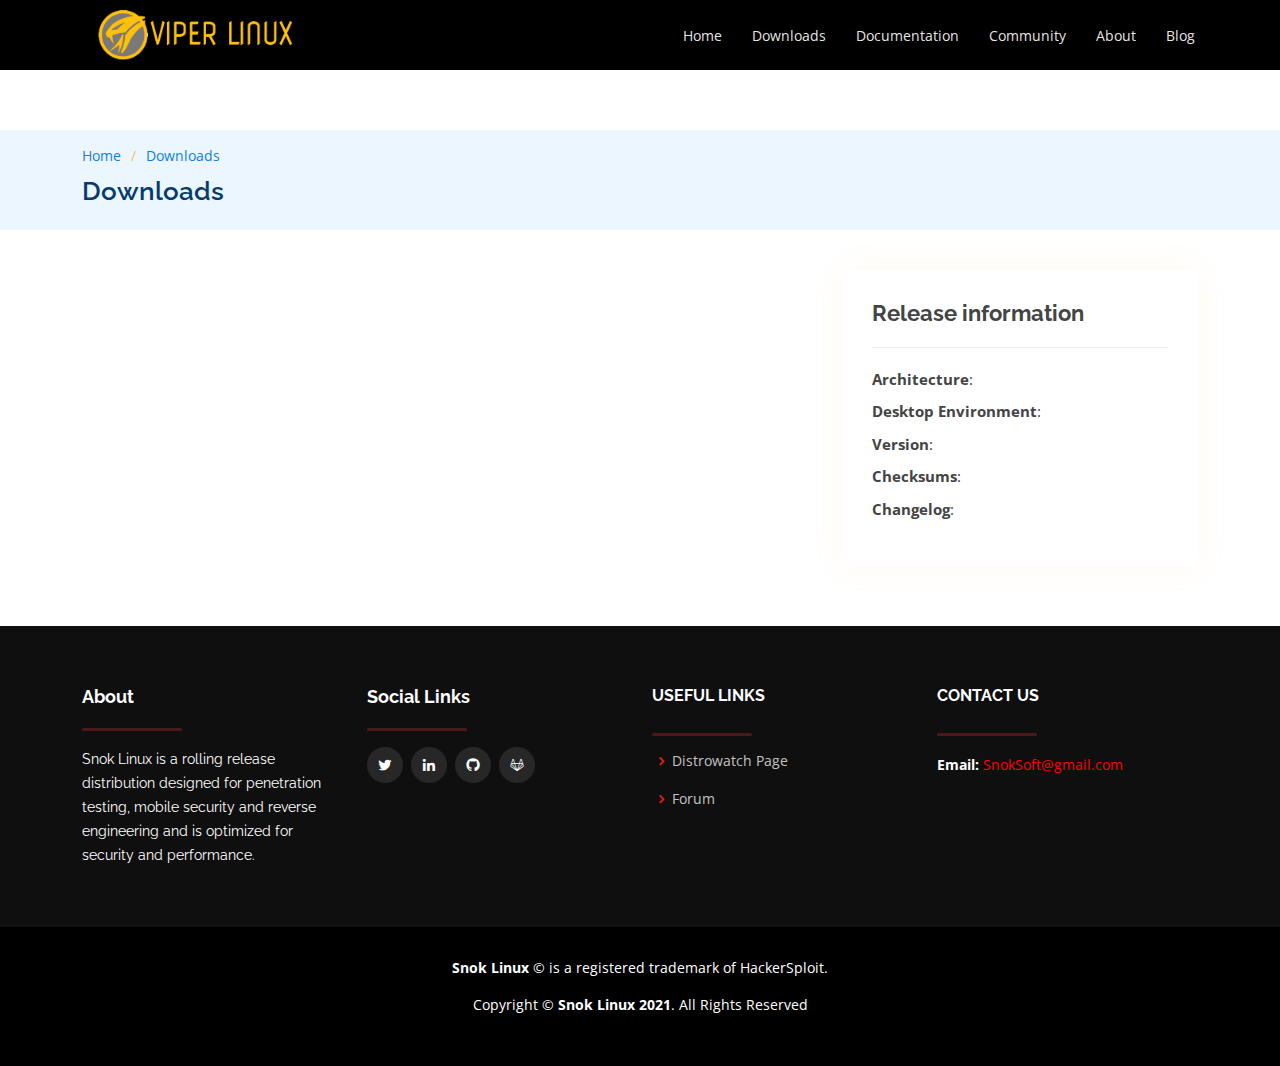
<file: downloads.html>
<!DOCTYPE html>
<html lang="en">

<head>
  <meta charset="utf-8">
  <meta content="width=device-width, initial-scale=1.0" name="viewport">

  <title>Snok Linux - Downloads</title>
  <meta content="Snok Linux is a rolling release distribution designed for penetration testing, mobile security and reverse engineering and is optimized for security and performance." name="description">
  <meta content="Snok Linux, viperlinux, viperlinux download" name="keywords">

  <!-- Favicons -->
  <link href="assets/img/favicon.png" rel="icon">
  <link href="assets/img/apple-touch-icon.png" rel="apple-touch-icon">

  <!-- Google Fonts -->
  <link href="https://fonts.googleapis.com/css?family=Open+Sans:300,300i,400,400i,600,600i,700,700i|Raleway:300,300i,400,400i,500,500i,600,600i,700,700i|Poppins:300,300i,400,400i,500,500i,600,600i,700,700i" rel="stylesheet">

  <!-- Vendor CSS Files -->
  <link href="assets/vendor/animate.css/animate.min.css" rel="stylesheet">
  <link href="assets/vendor/aos/aos.css" rel="stylesheet">
  <link href="assets/vendor/bootstrap/css/bootstrap.min.css" rel="stylesheet">
  <link href="assets/vendor/bootstrap-icons/bootstrap-icons.css" rel="stylesheet">
  <link href="assets/vendor/boxicons/css/boxicons.min.css" rel="stylesheet">
  <link href="assets/vendor/glightbox/css/glightbox.min.css" rel="stylesheet">
  <link href="assets/vendor/remixicon/remixicon.css" rel="stylesheet">
  <link href="assets/vendor/swiper/swiper-bundle.min.css" rel="stylesheet">

  <!-- Template Main CSS File -->
  <link href="assets/css/style.css" rel="stylesheet">


</head>

<body>

  <!-- ======= Header ======= -->
  <header id="header" class="fixed-top d-flex align-items-center ">
    <div class="container d-flex align-items-center justify-content-between">

      <!-- Logo -->
      <a href="index.html" class="logo"><img src="assets/img/logo-red-minimal.png" alt="viper-linux-logo" class="img-fluid"></a>

      <!-- Navbar -->
      <nav id="navbar" class="navbar">
        <ul>
          <li><a class="nav-link scrollto" href="index.html">Home</a></li>
          <li><a class="nav-link scrollto" href="#">Downloads</a></li>
          <li><a class="nav-link scrollto " href="#">Documentation</a></li>
          <li><a class="nav-link scrollto" href="#">Community</a></li>
          <li><a class="nav-link scrollto" href="">About</a></li>
          <li><a href="blog.html">Blog</a></li>
        </ul>
        <i class="bi bi-list mobile-nav-toggle"></i>
      </nav>
    </div>
  </header>

  <main id="main">

    <!-- ======= Breadcrumbs ======= -->
    <section id="breadcrumbs" class="breadcrumbs">
      <div class="container">

        <ol>
          <li><a href="index.html">Home</a></li>
          <li><a href="downloads.html">Downloads</a></li>
        </ol>
        <h2>Downloads</h2>

      </div>
    </section>
    <!-- End Breadcrumbs -->

    <!-- ======= Download Details Section ======= -->
    <section id="portfolio-details" class="portfolio-details">
      <div class="container">

        <div class="row gy-4">

          <div class="col-lg-8">
            <div class="portfolio-details-slider swiper-container">
              <div class="swiper-wrapper align-items-center">

              </div>
            </div>
          </div>

          <div class="col-lg-4">
            <div class="portfolio-info">
              <h3>Release information</h3>
              <ul>
                <li><strong>Architecture</strong>: </li>
                <li><strong>Desktop Environment</strong>: </li>
                <li><strong>Version</strong>: </li>
                <li><strong>Checksums</strong>: </a></li>
                <li><strong>Changelog</strong>: </a></li>
              </ul>
            </div>
           
          </div>

        </div>

      </div>
    </section>
    <!-- End Download Details Section -->

  </main><!-- End #main -->

  <!-- ======= Footer ======= -->
  <footer id="footer">
    <div class="footer-top">
      <div class="container">
        <div class="row">

          <div class="col-lg-3 col-md-6 footer-info">
            <h3>About</h3>
            <hr class="rounded">
            <!--<img src="assets/img/logo-red-minimal.png" style="width:200px;padding-bottom: 10px;">-->
            <p>Snok Linux is a rolling release distribution designed for penetration testing, mobile security and reverse engineering and is optimized for security and performance.</p>
          </div>
          <div class="social-links col-lg-3 footer-info">
            <h3>Social Links</h3>
            <hr class="rounded">
            <a href="https://twitter.com/SnokLinux" class="twitter"><i class="bx bxl-twitter"></i></a>
            <a href="https://www.linkedin.com/" class="linkedin"><i class="bx bxl-linkedin"></i></a>
            <a href="https://github.com/SnokOS" class="github"><i class="bx bxl-github"></i></a>
            <a href="https://gitlab.com/SnokLinux" class="gitlab"><i class="bx bxl-gitlab"></i></a>
          </div>

          <div class="col-lg-3 col-md-6 footer-links">
            <h4 style="font-variant:normal;">Useful Links</h4>
            <hr class="rounded">
            <ul>
              <li><i class="bx bx-chevron-right"></i> <a href="#">Distrowatch Page</a></li>
              <li><i class="bx bx-chevron-right"></i> <a href="#">Forum</a></li>
            </ul>
          </div>

          <div class="col-lg-3 col-md-6 footer-contact">
            <h4>Contact Us</h4>
            <hr class="rounded">
            <p>
              <strong>Email:</strong><a style="color:red" href="mailto:SnokSoft@gmail.com"> SnokSoft@gmail.com</a><br>
            </p>
          </div>
        </div>
      </div>
    </div>

<!-- Copyright Section-->
    <div class="container">
      <div class="copyright">
        <p><strong>Snok Linux </strong> &copy is a registered trademark of HackerSploit. </p>
        <p>Copyright &copy;<strong><span> Snok Linux 2021</span></strong>. All Rights Reserved </p>
      </div>
      <div class="credits">
        <!--Made with love from Kenya</a> -->
      </div>
    </div>
  <!-- End Copyright Section-->
  </footer>
  <!-- End Footer -->
  <div id="preloader"></div>
  <a href="#" class="back-to-top d-flex align-items-center justify-content-center"><i class="bi bi-arrow-up-short"></i></a>

  <!-- Vendor JS Files -->
  <script src="assets/vendor/aos/aos.js"></script>
  <script src="assets/js/terminal.js"></script>
  <script src="assets/vendor/bootstrap/js/bootstrap.bundle.min.js"></script>
  <script src="assets/vendor/glightbox/js/glightbox.min.js"></script>
  <script src="assets/vendor/isotope-layout/isotope.pkgd.min.js"></script>
  <script src="assets/vendor/php-email-form/validate.js"></script>
  <script src="assets/vendor/swiper/swiper-bundle.min.js"></script>

  <!-- Template Main JS File -->
  <script src="assets/js/main.js"></script>

</body>

</html>
</file>
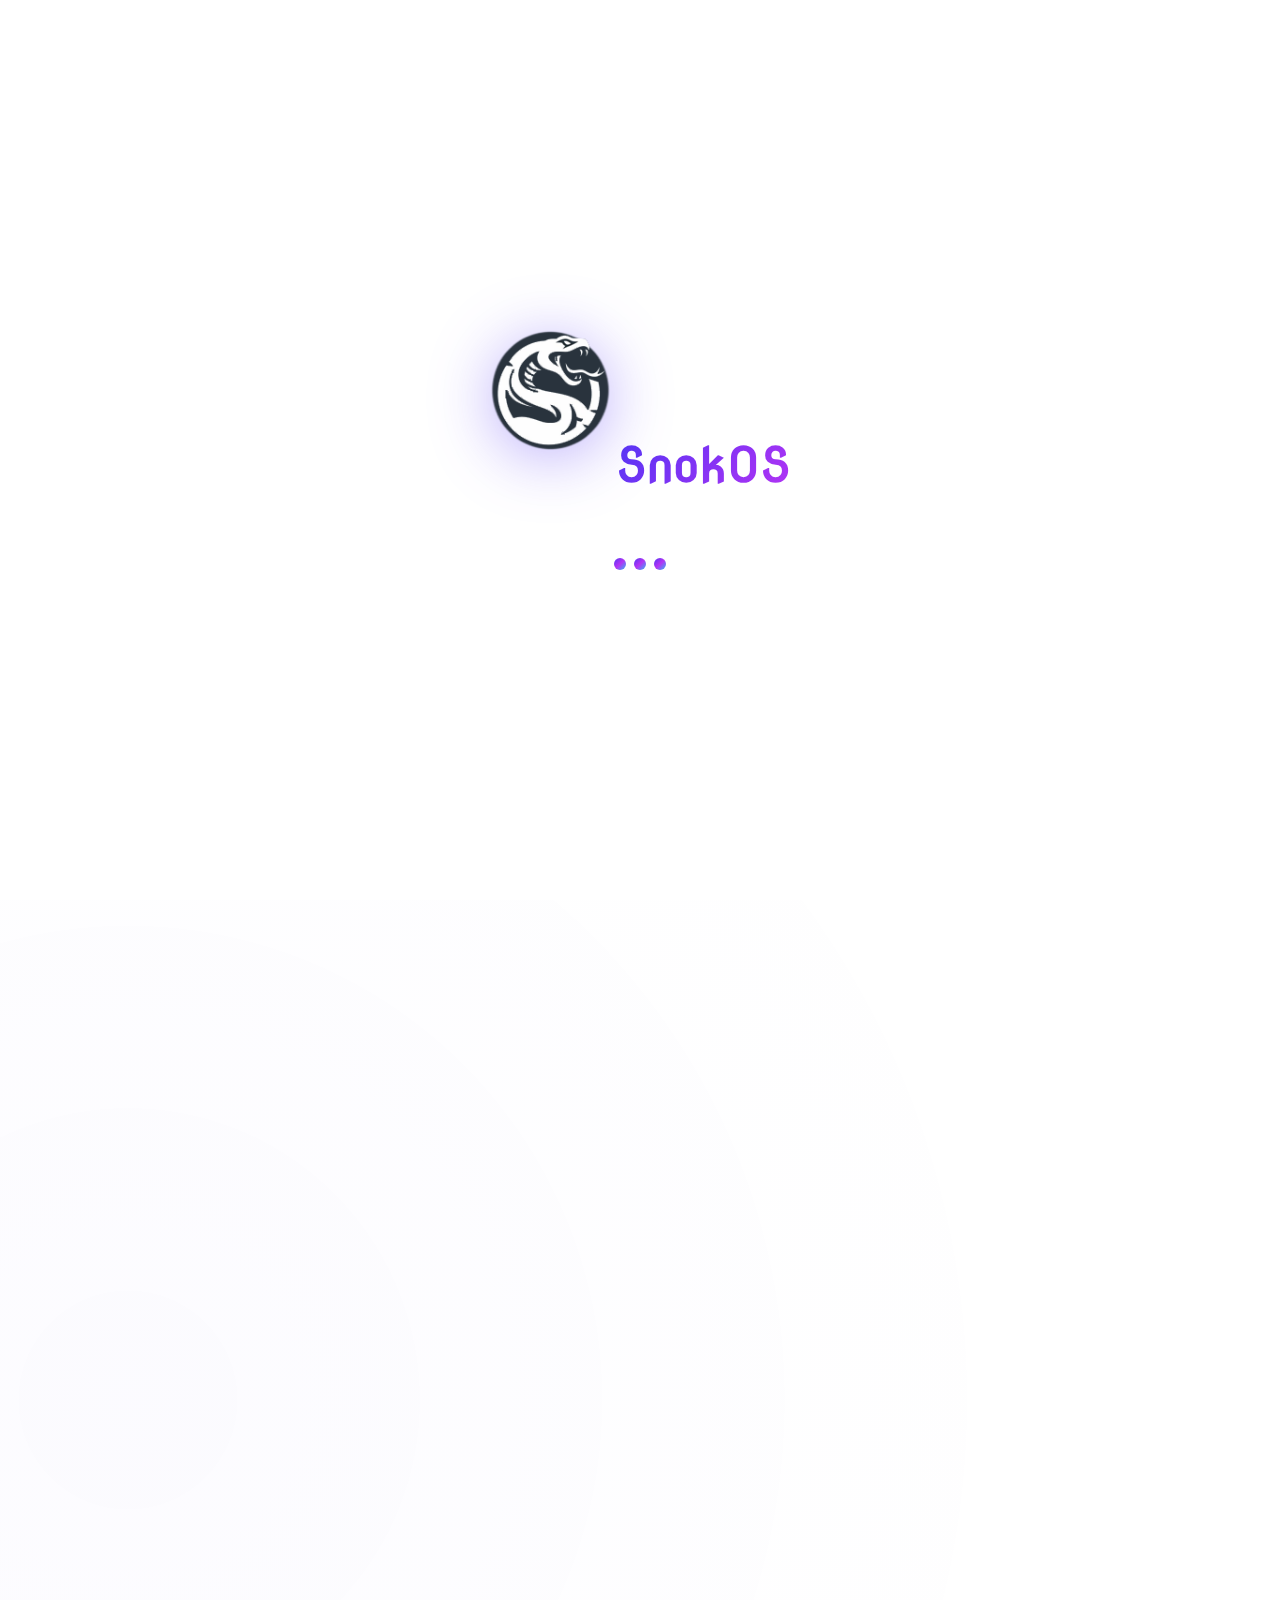
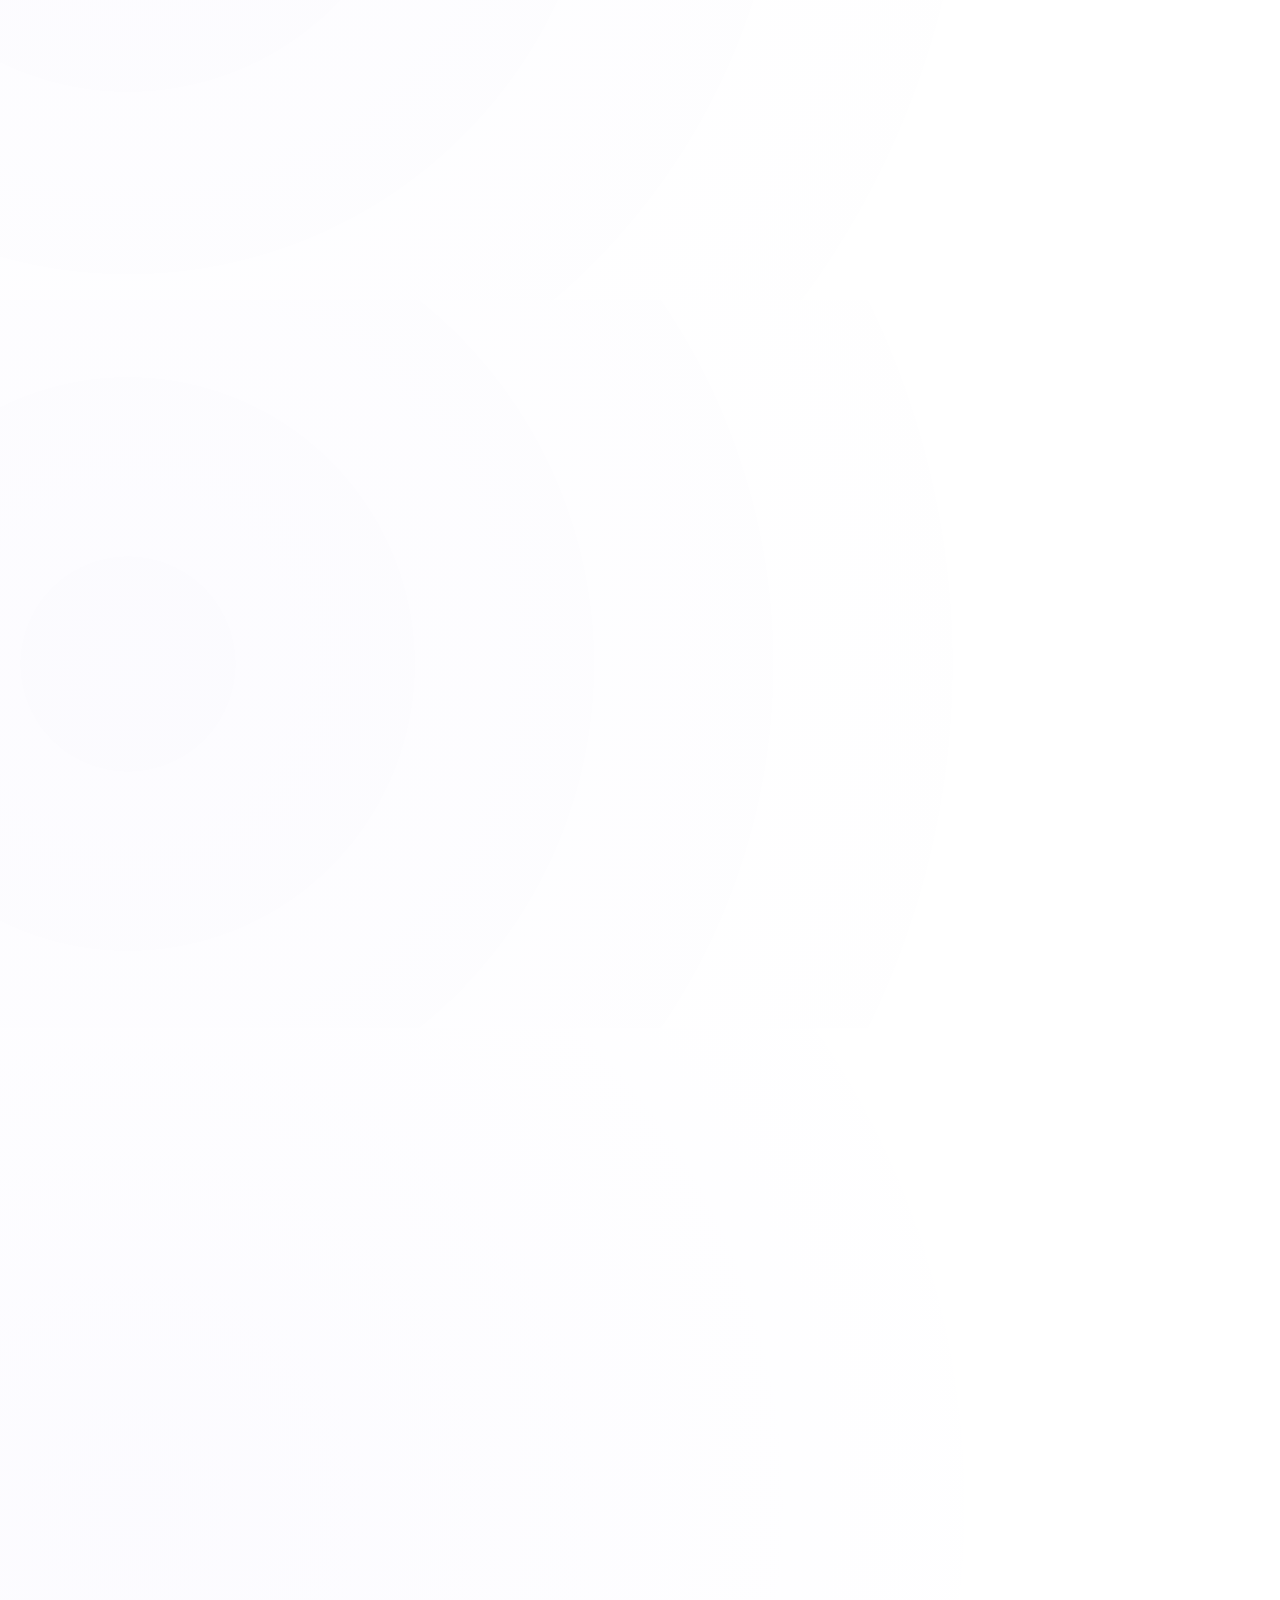
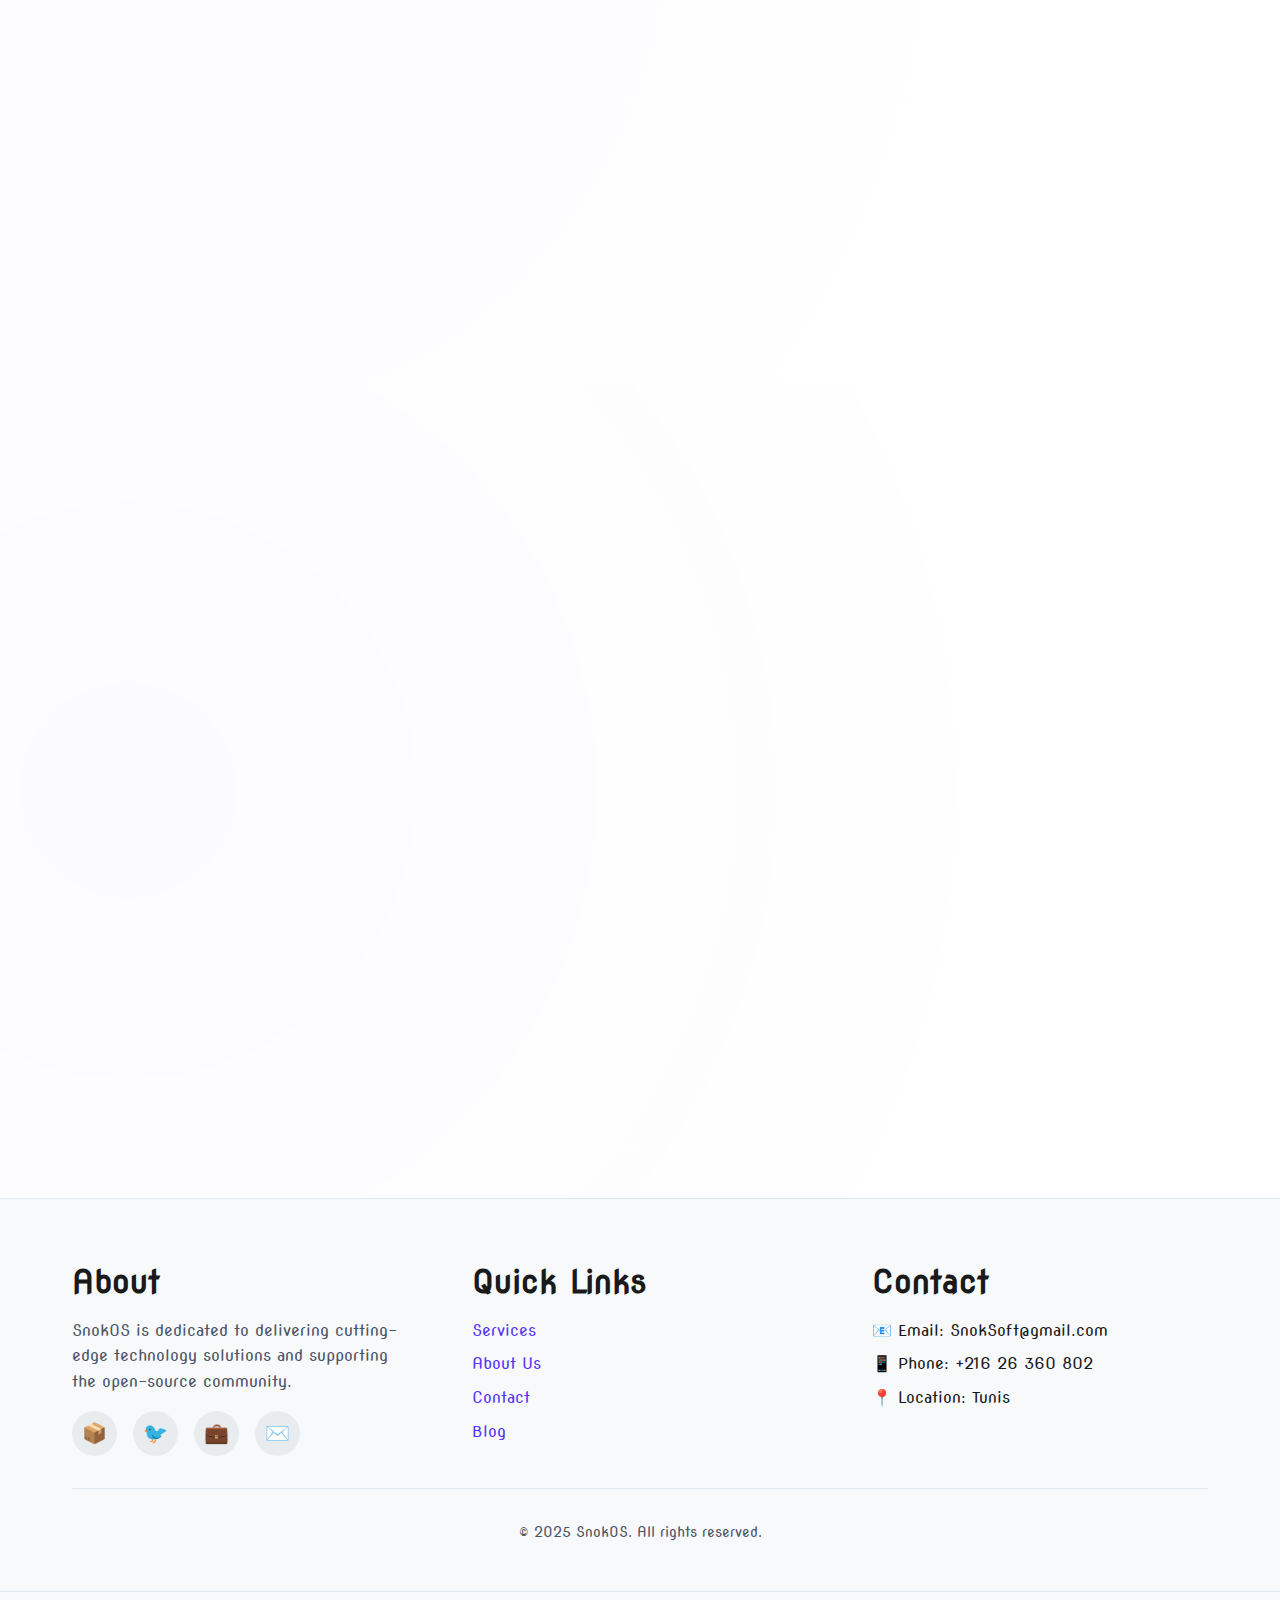
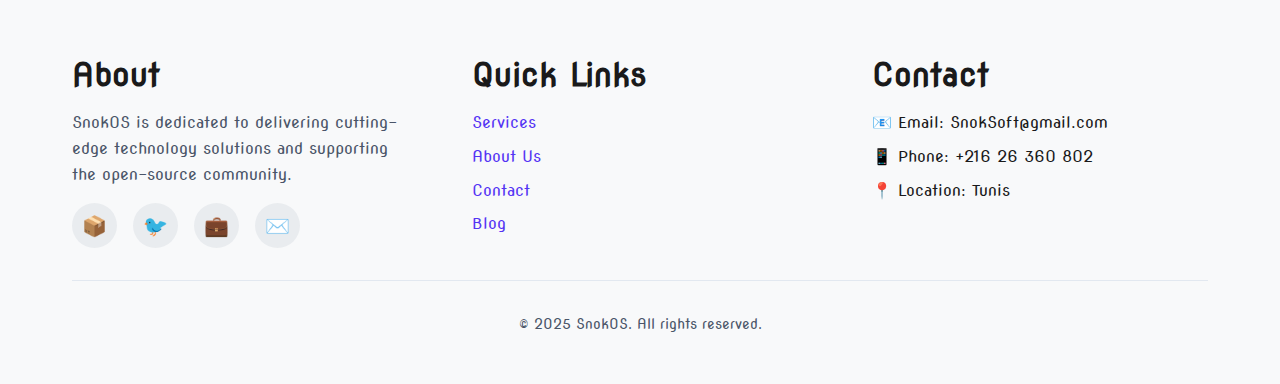
<file: Snok-Web.html>
<!DOCTYPE html>
<html lang="en" dir="ltr" data-theme="dark">
<head>
    <meta charset="UTF-8">
    <meta name="viewport" content="width=device-width, initial-scale=1.0">
    <meta name="description" content="SnokOS - Specialized in designing and developing websites, software, and systems. Supporting open-source solutions.">
    <title>SnokOS - Build The Future</title>
    <link rel="icon" type="image/png" href="assets/logo.png">
    <style>
/* ============================================
   SnokOS - Modern Design System
   ============================================ */

/* Import Google Fonts */
@import url('https://fonts.googleapis.com/css2?family=Nova+Round&family=Cairo:wght@400;600;700&display=swap');

/* ============================================
   CSS Custom Properties (Design Tokens)
   ============================================ */

:root {
  /* Colors - Light Mode */
  --bg-primary: #ffffff;
  --bg-secondary: #f8f9fa;
  --bg-tertiary: #e9ecef;
  --text-primary: #1a1a1a;
  --text-secondary: #4a5568;
  --text-tertiary: #718096;

  /* Accent Colors */
  --accent-primary: hsl(250, 90%, 58%);
  --accent-secondary: hsl(280, 90%, 58%);
  --accent-tertiary: hsl(200, 90%, 58%);
  --accent-gradient: linear-gradient(135deg, hsl(250, 90%, 58%) 0%, hsl(280, 90%, 58%) 50%, hsl(200, 90%, 58%) 100%);
  --accent-gradient-alt: linear-gradient(45deg, hsl(280, 90%, 58%) 0%, hsl(250, 90%, 58%) 100%);
  --accent-glow: hsla(250, 90%, 58%, 0.4);

  /* UI Colors */
  --border-color: #e2e8f0;
  --shadow-sm: 0 2px 8px rgba(0, 0, 0, 0.08);
  --shadow-md: 0 4px 16px rgba(0, 0, 0, 0.12);
  --shadow-lg: 0 8px 32px rgba(0, 0, 0, 0.16);
  --shadow-xl: 0 16px 48px rgba(0, 0, 0, 0.2);
  --shadow-glow: 0 0 40px var(--accent-glow);

  /* Glass Effect */
  --glass-bg: rgba(255, 255, 255, 0.7);
  --glass-border: rgba(255, 255, 255, 0.3);
  --glass-blur: blur(10px);

  /* Typography */
  --font-primary: 'Nova Round', sans-serif;
  --font-arabic: 'Cairo', sans-serif;

  /* Spacing */
  --spacing-xs: 0.5rem;
  --spacing-sm: 1rem;
  --spacing-md: 2rem;
  --spacing-lg: 4rem;
  --spacing-xl: 6rem;

  /* Border Radius */
  --radius-sm: 8px;
  --radius-md: 16px;
  --radius-lg: 24px;
  --radius-full: 9999px;

  /* Transitions */
  --transition-fast: 150ms ease;
  --transition-base: 300ms ease;
  --transition-slow: 500ms ease;
}

/* Dark Mode Colors */
[data-theme="dark"] {
  --bg-primary: #0a0a0f;
  --bg-secondary: #13131a;
  --bg-tertiary: #1c1c26;
  --text-primary: #f7fafc;
  --text-secondary: #cbd5e0;
  --text-tertiary: #a0aec0;

  --accent-primary: hsl(250, 90%, 68%);
  --accent-secondary: hsl(280, 90%, 68%);
  --accent-tertiary: hsl(200, 90%, 68%);
  --accent-gradient: linear-gradient(135deg, hsl(250, 90%, 68%) 0%, hsl(280, 90%, 68%) 50%, hsl(200, 90%, 68%) 100%);
  --accent-gradient-alt: linear-gradient(45deg, hsl(280, 90%, 68%) 0%, hsl(250, 90%, 68%) 100%);
  --accent-glow: hsla(250, 90%, 68%, 0.5);

  --border-color: #2d3748;
  --shadow-sm: 0 2px 8px rgba(0, 0, 0, 0.4);
  --shadow-md: 0 4px 16px rgba(0, 0, 0, 0.5);
  --shadow-lg: 0 8px 32px rgba(0, 0, 0, 0.6);

  --glass-bg: rgba(19, 19, 26, 0.7);
  --glass-border: rgba(255, 255, 255, 0.1);
}

/* ============================================
   Reset & Base Styles
   ============================================ */

* {
  margin: 0;
  padding: 0;
  box-sizing: border-box;
}

html {
  scroll-behavior: smooth;
  font-size: 16px;
}

body {
  font-family: var(--font-primary);
  background-color: var(--bg-primary);
  color: var(--text-primary);
  line-height: 1.6;
  transition: background-color var(--transition-base), color var(--transition-base);
  overflow-x: hidden;
  position: relative;
}

/* ============================================
   Loading Screen
   ============================================ */

.loading-screen {
  position: fixed;
  top: 0;
  left: 0;
  width: 100%;
  height: 100%;
  background: var(--bg-primary);
  display: flex;
  align-items: center;
  justify-content: center;
  z-index: 9999;
  transition: opacity 0.5s ease, visibility 0.5s ease;
}

.loading-screen.hidden {
  opacity: 0;
  visibility: hidden;
  pointer-events: none;
}

.loading-content {
  text-align: center;
  animation: fadeInScale 0.8s ease;
}

@keyframes fadeInScale {
  from {
    opacity: 0;
    transform: scale(0.8);
  }

  to {
    opacity: 1;
    transform: scale(1);
  }
}

.loading-logo {
  width: 120px;
  height: 120px;
  object-fit: contain;
  filter: drop-shadow(0 8px 32px var(--accent-glow));
  animation: logoRotate 2s ease-in-out infinite;
  margin-bottom: var(--spacing-md);
}

@keyframes logoRotate {

  0%,
  100% {
    transform: rotate(0deg) scale(1);
  }

  50% {
    transform: rotate(360deg) scale(1.1);
  }
}

.loading-title {
  font-size: 3rem;
  margin-bottom: var(--spacing-md);
  animation: titlePulse 2s ease-in-out infinite;
}

@keyframes titlePulse {

  0%,
  100% {
    opacity: 1;
    transform: translateY(0);
  }

  50% {
    opacity: 0.7;
    transform: translateY(-5px);
  }
}

.loading-spinner {
  display: flex;
  justify-content: center;
  gap: 0.5rem;
  margin-top: var(--spacing-md);
}

.spinner-ring {
  width: 12px;
  height: 12px;
  border-radius: 50%;
  background: var(--accent-gradient);
  animation: spinnerBounce 1.4s ease-in-out infinite;
}

.spinner-ring:nth-child(1) {
  animation-delay: 0s;
}

.spinner-ring:nth-child(2) {
  animation-delay: 0.2s;
}

.spinner-ring:nth-child(3) {
  animation-delay: 0.4s;
}

@keyframes spinnerBounce {

  0%,
  80%,
  100% {
    transform: scale(0.8);
    opacity: 0.5;
  }

  40% {
    transform: scale(1.2);
    opacity: 1;
  }
}

/* ============================================
   3D Network Grid Background
   ============================================ */

.network-background {
  position: fixed;
  top: 0;
  left: 0;
  width: 100%;
  height: 100%;
  z-index: -2;
  pointer-events: none;
}


/* Arabic Font Support */
body[lang="ar"] {
  font-family: var(--font-arabic);
}

/* RTL Support */
[dir="rtl"] {
  direction: rtl;
}

/* ============================================
   Typography
   ============================================ */

h1,
h2,
h3,
h4,
h5,
h6 {
  font-weight: 700;
  line-height: 1.2;
  margin-bottom: var(--spacing-sm);
}

h1 {
  font-size: clamp(2.5rem, 5vw, 4rem);
  font-weight: 800;
}

h2 {
  font-size: clamp(2rem, 4vw, 3rem);
}

h3 {
  font-size: clamp(1.5rem, 3vw, 2rem);
}

p {
  margin-bottom: var(--spacing-sm);
  color: var(--text-secondary);
}

a {
  color: var(--accent-primary);
  text-decoration: none;
  transition: color var(--transition-fast);
}

a:hover {
  color: var(--accent-secondary);
}

/* ============================================
   Utility Classes
   ============================================ */

.container {
  max-width: 1200px;
  margin: 0 auto;
  padding: 0 var(--spacing-md);
}

.section {
  padding: var(--spacing-xl) 0;
  position: relative;
  overflow: hidden;
}

.section::before {
  content: '';
  position: absolute;
  top: 0;
  left: -50%;
  width: 200%;
  height: 100%;
  background: radial-gradient(circle at 30% 50%, var(--accent-glow) 0%, transparent 50%);
  opacity: 0.05;
  pointer-events: none;
  animation: sectionGlow 15s ease-in-out infinite;
}

@keyframes sectionGlow {

  0%,
  100% {
    transform: translateX(0);
  }

  50% {
    transform: translateX(10%);
  }
}

.text-center {
  text-align: center;
}

.gradient-text {
  background: var(--accent-gradient);
  -webkit-background-clip: text;
  -webkit-text-fill-color: transparent;
  background-clip: text;
  background-size: 200% 200%;
  animation: gradientShift 3s ease infinite;
  position: relative;
  display: inline-block;
}

@keyframes gradientShift {

  0%,
  100% {
    background-position: 0% 50%;
  }

  50% {
    background-position: 100% 50%;
  }
}

.fade-in {
  opacity: 0;
  transform: translateY(30px);
  transition: opacity 0.6s ease, transform 0.6s ease;
}

.fade-in.visible {
  opacity: 1;
  transform: translateY(0);
}

/* ============================================
   Navigation
   ============================================ */

.navbar {
  position: fixed;
  top: 0;
  left: 0;
  right: 0;
  z-index: 1000;
  background: var(--glass-bg);
  backdrop-filter: var(--glass-blur);
  -webkit-backdrop-filter: var(--glass-blur);
  border-bottom: 1px solid var(--glass-border);
  transition: all var(--transition-base);
}

.navbar .container {
  display: flex;
  justify-content: space-between;
  align-items: center;
  padding: var(--spacing-sm) var(--spacing-md);
}

.logo {
  display: flex;
  align-items: center;
  gap: var(--spacing-sm);
  font-size: 1.5rem;
  font-weight: 800;
  color: var(--text-primary);
}

.logo img {
  height: 50px;
  width: 50px;
  object-fit: contain;
  filter: drop-shadow(0 4px 12px var(--accent-glow));
  transition: all var(--transition-base);
  animation: logoFloat 4s ease-in-out infinite;
}

@keyframes logoFloat {

  0%,
  100% {
    transform: translateY(0px) rotate(0deg);
  }

  50% {
    transform: translateY(-5px) rotate(5deg);
  }
}

.logo:hover img {
  transform: scale(1.15) rotate(15deg);
  filter: drop-shadow(0 8px 24px var(--accent-glow));
  animation: none;
}

.download-link {
  display: flex;
  align-items: center;
  gap: 0.5rem;
  padding: 0.75rem 1.5rem;
  background: var(--accent-gradient);
  color: white;
  border-radius: var(--radius-full);
  font-weight: 600;
  font-size: 0.95rem;
  transition: all var(--transition-base);
  box-shadow: 0 4px 12px var(--accent-glow);
  text-decoration: none;
}

.download-link:hover {
  transform: translateY(-2px);
  box-shadow: 0 6px 20px var(--accent-glow);
  color: white;
}

.download-icon {
  font-size: 1.2rem;
  animation: bounce 2s ease-in-out infinite;
}

@keyframes bounce {

  0%,
  100% {
    transform: translateY(0);
  }

  50% {
    transform: translateY(-3px);
  }
}

.nav-controls {
  display: flex;
  align-items: center;
  gap: var(--spacing-sm);
}

/* Language Switcher */
.language-switcher {
  display: flex;
  gap: 0.25rem;
  background: var(--bg-secondary);
  padding: 0.25rem;
  border-radius: var(--radius-full);
  border: 1px solid var(--border-color);
}

.lang-btn {
  padding: 0.5rem 1rem;
  border: none;
  background: transparent;
  color: var(--text-secondary);
  font-weight: 600;
  font-size: 0.875rem;
  cursor: pointer;
  border-radius: var(--radius-full);
  transition: all var(--transition-fast);
  font-family: var(--font-primary);
}

.lang-btn:hover {
  color: var(--text-primary);
}

.lang-btn.active {
  background: var(--accent-gradient);
  color: white;
  box-shadow: var(--shadow-glow);
}

/* Theme Toggle */
.theme-toggle {
  width: 50px;
  height: 50px;
  border: none;
  background: var(--bg-secondary);
  border: 1px solid var(--border-color);
  border-radius: var(--radius-full);
  cursor: pointer;
  display: flex;
  align-items: center;
  justify-content: center;
  font-size: 1.5rem;
  transition: all var(--transition-base);
}

.theme-toggle:hover {
  background: var(--accent-gradient);
  border-color: transparent;
  box-shadow: var(--shadow-glow);
  transform: rotate(180deg);
}

/* ============================================
   Hero Section
   ============================================ */

.hero {
  min-height: 100vh;
  display: flex;
  align-items: center;
  justify-content: center;
  position: relative;
  overflow: hidden;
  padding-top: 80px;
}

.hero-background {
  position: absolute;
  top: 0;
  left: 0;
  right: 0;
  bottom: 0;
  background: var(--accent-gradient);
  opacity: 0.15;
  z-index: -1;
}

.hero-background::before {
  content: '';
  position: absolute;
  top: -50%;
  left: -50%;
  width: 200%;
  height: 200%;
  background: radial-gradient(circle, var(--accent-glow) 0%, transparent 70%);
  animation: pulse 8s ease-in-out infinite;
}

/* Floating particles effect */
.hero-background::after {
  content: '';
  position: absolute;
  top: 0;
  left: 0;
  right: 0;
  bottom: 0;
  background-image:
    radial-gradient(circle, var(--accent-primary) 2px, transparent 2px),
    radial-gradient(circle, var(--accent-secondary) 1px, transparent 1px);
  background-size: 100px 100px, 150px 150px;
  background-position: 0 0, 50px 50px;
  opacity: 0.3;
  animation: floatParticles 20s linear infinite;
}

@keyframes floatParticles {
  0% {
    transform: translate(0, 0);
  }

  100% {
    transform: translate(50px, 50px);
  }
}

@keyframes pulse {

  0%,
  100% {
    transform: scale(1) rotate(0deg);
    opacity: 0.3;
  }

  50% {
    transform: scale(1.2) rotate(180deg);
    opacity: 0.5;
  }
}

.hero-content {
  text-align: center;
  max-width: 800px;
  z-index: 1;
}

.hero h1 {
  margin-bottom: var(--spacing-md);
  animation: fadeInUp 0.8s ease, glow 3s ease-in-out infinite;
  text-shadow: 0 0 40px var(--accent-glow);
}

.hero p {
  font-size: clamp(1.125rem, 2vw, 1.5rem);
  margin-bottom: var(--spacing-lg);
  animation: fadeInUp 0.8s ease 0.2s backwards;
}

@keyframes fadeInUp {
  from {
    opacity: 0;
    transform: translateY(30px);
  }

  to {
    opacity: 1;
    transform: translateY(0);
  }
}

@keyframes glow {

  0%,
  100% {
    text-shadow: 0 0 20px var(--accent-glow);
  }

  50% {
    text-shadow: 0 0 40px var(--accent-glow), 0 0 60px var(--accent-glow);
  }
}

.cta-buttons {
  display: flex;
  gap: var(--spacing-sm);
  justify-content: center;
  flex-wrap: wrap;
  animation: fadeInUp 0.8s ease 0.4s backwards;
}

/* ============================================
   Buttons
   ============================================ */

.btn {
  padding: 1rem 2rem;
  border: none;
  border-radius: var(--radius-full);
  font-weight: 600;
  font-size: 1rem;
  cursor: pointer;
  transition: all var(--transition-base);
  display: inline-flex;
  align-items: center;
  gap: 0.5rem;
  font-family: inherit;
  position: relative;
  overflow: hidden;
}

.btn::before {
  content: '';
  position: absolute;
  top: 50%;
  left: 50%;
  width: 0;
  height: 0;
  border-radius: 50%;
  background: rgba(255, 255, 255, 0.3);
  transform: translate(-50%, -50%);
  transition: width 0.6s, height 0.6s;
}

.btn:hover::before {
  width: 300px;
  height: 300px;
}

.btn-primary {
  background: var(--accent-gradient);
  color: white;
  box-shadow: var(--shadow-md), 0 0 20px var(--accent-glow);
  position: relative;
  z-index: 1;
}

.btn-primary::after {
  content: '';
  position: absolute;
  top: 0;
  left: 0;
  right: 0;
  bottom: 0;
  background: linear-gradient(135deg, hsl(250, 84%, 64%) 0%, hsl(280, 84%, 64%) 100%);
  border-radius: var(--radius-full);
  opacity: 0;
  transition: opacity var(--transition-base);
  z-index: -1;
}

.btn-primary:hover {
  box-shadow: var(--shadow-lg), 0 0 40px var(--accent-glow), 0 0 60px var(--accent-glow);
  transform: translateY(-4px) scale(1.05);
}

.btn-primary:hover::after {
  opacity: 1;
}

.btn-primary:active {
  transform: translateY(-2px) scale(1.02);
}

.btn-secondary {
  background: var(--bg-secondary);
  color: var(--text-primary);
  border: 2px solid var(--border-color);
  box-shadow: var(--shadow-sm);
}

.btn-secondary:hover {
  border-color: var(--accent-primary);
  background: var(--bg-tertiary);
  transform: translateY(-4px) scale(1.05);
  box-shadow: var(--shadow-md), 0 0 20px var(--accent-glow);
}

/* ============================================
   Services Section
   ============================================ */

.section-title {
  text-align: center;
  margin-bottom: var(--spacing-lg);
}

.services-grid {
  display: grid;
  grid-template-columns: repeat(auto-fit, minmax(280px, 1fr));
  gap: var(--spacing-md);
  margin-top: var(--spacing-lg);
  perspective: 1000px;
}

.service-card {
  background: var(--glass-bg);
  backdrop-filter: var(--glass-blur);
  -webkit-backdrop-filter: var(--glass-blur);
  border: 1px solid var(--glass-border);
  border-radius: var(--radius-lg);
  padding: var(--spacing-md);
  transition: all var(--transition-base);
  cursor: pointer;
  position: relative;
  transform-style: preserve-3d;
  overflow: hidden;
}

.service-card::before {
  content: '';
  position: absolute;
  top: -50%;
  left: -50%;
  width: 200%;
  height: 200%;
  background: var(--accent-gradient);
  opacity: 0;
  transition: opacity var(--transition-base);
  transform: rotate(45deg);
}

.service-card:hover::before {
  opacity: 0.1;
}

.service-card:hover {
  transform: translateY(-12px) rotateX(5deg) rotateY(5deg);
  box-shadow: var(--shadow-lg), 0 20px 60px var(--accent-glow);
  border-color: var(--accent-primary);
}

.service-icon {
  width: 70px;
  height: 70px;
  background: var(--accent-gradient);
  border-radius: var(--radius-md);
  display: flex;
  align-items: center;
  justify-content: center;
  font-size: 2rem;
  margin-bottom: var(--spacing-sm);
  box-shadow: var(--shadow-glow), 0 8px 16px rgba(0, 0, 0, 0.2);
  position: relative;
  z-index: 1;
  animation: float 3s ease-in-out infinite;
  transition: transform var(--transition-base);
}

@keyframes float {

  0%,
  100% {
    transform: translateY(0px);
  }

  50% {
    transform: translateY(-10px);
  }
}

.service-card:hover .service-icon {
  transform: scale(1.1) rotate(5deg);
  animation: none;
}

.service-card h3 {
  margin-bottom: var(--spacing-xs);
  position: relative;
  z-index: 1;
  transition: color var(--transition-base);
}

.service-card:hover h3 {
  color: var(--accent-primary);
}

.service-card p {
  font-size: 0.95rem;
  line-height: 1.6;
  position: relative;
  z-index: 1;
}

/* ============================================
   About Section
   ============================================ */

.about-content {
  display: grid;
  grid-template-columns: 1fr 1fr;
  gap: var(--spacing-lg);
  align-items: center;
}

.about-text h2 {
  margin-bottom: var(--spacing-md);
}

.about-image {
  position: relative;
  border-radius: var(--radius-lg);
  overflow: hidden;
  box-shadow: var(--shadow-lg), 0 0 40px var(--accent-glow);
  transition: all var(--transition-base);
}

.about-image:hover {
  transform: scale(1.05) rotate(2deg);
  box-shadow: var(--shadow-lg), 0 0 60px var(--accent-glow);
}

.about-image img {
  width: 100%;
  height: auto;
  display: block;
  transition: transform var(--transition-slow);
}

.about-image:hover img {
  transform: scale(1.1);
}

/* ============================================
   3D Website Mockup Section
   ============================================ */

.mockup-section {
  background: var(--bg-primary);
  padding: var(--spacing-xl) 0;
  overflow: hidden;
}

.mockup-container {
  perspective: 2000px;
  display: flex;
  justify-content: center;
  align-items: center;
  min-height: 600px;
  margin-top: var(--spacing-lg);
}

.mockup-3d {
  position: relative;
  transform-style: preserve-3d;
  animation: float3D 6s ease-in-out infinite;
}

@keyframes float3D {

  0%,
  100% {
    transform: rotateX(10deg) rotateY(-15deg) translateY(0px);
  }

  50% {
    transform: rotateX(10deg) rotateY(-15deg) translateY(-20px);
  }
}

.mockup-screen {
  width: 800px;
  max-width: 90vw;
  background: linear-gradient(135deg, rgba(255, 255, 255, 0.1), rgba(255, 255, 255, 0.05));
  backdrop-filter: blur(20px);
  -webkit-backdrop-filter: blur(20px);
  border: 1px solid rgba(255, 255, 255, 0.2);
  border-radius: 20px;
  padding: 20px;
  box-shadow:
    0 20px 60px rgba(0, 0, 0, 0.3),
    0 0 100px var(--accent-glow),
    inset 0 0 50px rgba(255, 255, 255, 0.05);
  transform: translateZ(50px);
  transition: transform 0.3s ease;
}

.mockup-screen:hover {
  transform: translateZ(80px) scale(1.02);
}

.mockup-browser {
  background: var(--bg-primary);
  border-radius: 12px;
  overflow: hidden;
  box-shadow: 0 10px 40px rgba(0, 0, 0, 0.2);
}

.browser-header {
  background: var(--bg-secondary);
  padding: 12px 16px;
  display: flex;
  align-items: center;
  gap: 12px;
  border-bottom: 1px solid var(--border-color);
}

.browser-dots {
  display: flex;
  gap: 8px;
}

.browser-dots .dot {
  width: 12px;
  height: 12px;
  border-radius: 50%;
}

.browser-dots .dot.red {
  background: #ff5f56;
}

.browser-dots .dot.yellow {
  background: #ffbd2e;
}

.browser-dots .dot.green {
  background: #27c93f;
}

.browser-url {
  flex: 1;
  background: var(--bg-tertiary);
  padding: 6px 16px;
  border-radius: 6px;
  font-size: 0.85rem;
  color: var(--text-secondary);
  text-align: center;
}

.browser-content {
  padding: 40px 30px;
  background: linear-gradient(135deg, var(--bg-primary) 0%, var(--bg-secondary) 100%);
  min-height: 400px;
  display: grid;
  grid-template-columns: repeat(auto-fit, minmax(200px, 1fr));
  gap: 20px;
  position: relative;
}

.browser-content::before {
  content: '';
  position: absolute;
  top: 0;
  left: 0;
  right: 0;
  bottom: 0;
  background: radial-gradient(circle at 30% 50%, var(--accent-glow) 0%, transparent 50%);
  opacity: 0.3;
  pointer-events: none;
}

.glass-card {
  background: linear-gradient(135deg,
      rgba(255, 255, 255, 0.15),
      rgba(255, 255, 255, 0.05));
  backdrop-filter: blur(10px);
  -webkit-backdrop-filter: blur(10px);
  border: 1px solid rgba(255, 255, 255, 0.2);
  border-radius: 16px;
  padding: 30px 20px;
  text-align: center;
  box-shadow:
    0 8px 32px rgba(0, 0, 0, 0.1),
    inset 0 0 20px rgba(255, 255, 255, 0.05);
  transition: all 0.4s cubic-bezier(0.175, 0.885, 0.32, 1.275);
  position: relative;
  overflow: hidden;
  animation: cardFloat 3s ease-in-out infinite;
}

.glass-card::before {
  content: '';
  position: absolute;
  top: -50%;
  left: -50%;
  width: 200%;
  height: 200%;
  background: linear-gradient(45deg,
      transparent 30%,
      rgba(255, 255, 255, 0.1) 50%,
      transparent 70%);
  transform: rotate(45deg);
  transition: all 0.6s ease;
}

.glass-card:hover::before {
  left: 100%;
}

.glass-card:hover {
  transform: translateY(-10px) scale(1.05);
  box-shadow:
    0 15px 50px rgba(0, 0, 0, 0.2),
    0 0 30px var(--accent-glow),
    inset 0 0 30px rgba(255, 255, 255, 0.1);
  border-color: var(--accent-primary);
}

.card-1 {
  animation-delay: 0s;
}

.card-2 {
  animation-delay: 0.5s;
}

.card-3 {
  animation-delay: 1s;
}

@keyframes cardFloat {

  0%,
  100% {
    transform: translateY(0px);
  }

  50% {
    transform: translateY(-10px);
  }
}

.card-icon {
  font-size: 3rem;
  margin-bottom: 15px;
  filter: drop-shadow(0 4px 8px var(--accent-glow));
}

.glass-card h3 {
  font-size: 1.25rem;
  margin-bottom: 8px;
  background: var(--accent-gradient);
  -webkit-background-clip: text;
  -webkit-text-fill-color: transparent;
  background-clip: text;
}

.glass-card p {
  font-size: 0.9rem;
  color: var(--text-secondary);
  margin: 0;
}

.mockup-reflection {
  position: absolute;
  bottom: -100px;
  left: 0;
  right: 0;
  height: 100px;
  background: linear-gradient(to bottom,
      rgba(255, 255, 255, 0.05) 0%,
      transparent 100%);
  transform: translateZ(-50px) scaleY(-0.5);
  opacity: 0.3;
  filter: blur(10px);
  pointer-events: none;
}

/* Responsive for mockup */
@media (max-width: 768px) {
  .mockup-3d {
    animation: none;
    transform: rotateX(5deg) rotateY(-10deg);
  }

  .mockup-screen {
    width: 95vw;
    padding: 15px;
  }

  .browser-content {
    grid-template-columns: 1fr;
    padding: 30px 20px;
    min-height: 300px;
  }

  .glass-card {
    animation: none;
  }
}

/* ============================================
   Contact Section
   ============================================ */

.contact-container {
  max-width: 600px;
  margin: 0 auto;
}

.contact-form {
  display: flex;
  flex-direction: column;
  gap: var(--spacing-sm);
}

.form-group {
  display: flex;
  flex-direction: column;
  gap: 0.5rem;
}

.form-group label {
  font-weight: 600;
  color: var(--text-primary);
}

.form-group input,
.form-group textarea {
  padding: 1rem;
  border: 2px solid var(--border-color);
  border-radius: var(--radius-md);
  background: var(--bg-secondary);
  color: var(--text-primary);
  font-family: inherit;
  font-size: 1rem;
  transition: all var(--transition-base);
  position: relative;
}

.form-group input:focus,
.form-group textarea:focus {
  outline: none;
  border-color: var(--accent-primary);
  box-shadow: 0 0 0 4px var(--accent-glow), 0 8px 24px rgba(0, 0, 0, 0.15);
  transform: translateY(-2px);
  background: var(--bg-primary);
}

.form-group textarea {
  resize: vertical;
  min-height: 150px;
}

/* ============================================
   Footer
   ============================================ */

footer {
  background: var(--bg-secondary);
  border-top: 1px solid var(--border-color);
  padding: var(--spacing-lg) 0 var(--spacing-md);
}

.footer-content {
  display: grid;
  grid-template-columns: repeat(auto-fit, minmax(250px, 1fr));
  gap: var(--spacing-lg);
  margin-bottom: var(--spacing-md);
}

.footer-section h3 {
  margin-bottom: var(--spacing-sm);
}

.footer-section ul {
  list-style: none;
}

.footer-section ul li {
  margin-bottom: 0.5rem;
}

.social-links {
  display: flex;
  gap: var(--spacing-sm);
}

.social-link {
  width: 45px;
  height: 45px;
  background: var(--bg-tertiary);
  border-radius: var(--radius-full);
  display: flex;
  align-items: center;
  justify-content: center;
  font-size: 1.25rem;
  transition: all var(--transition-base);
  border: 2px solid transparent;
  position: relative;
  overflow: hidden;
}

.social-link::before {
  content: '';
  position: absolute;
  top: 50%;
  left: 50%;
  width: 0;
  height: 0;
  background: var(--accent-gradient);
  border-radius: 50%;
  transform: translate(-50%, -50%);
  transition: width 0.4s, height 0.4s;
  z-index: -1;
}

.social-link:hover::before {
  width: 100%;
  height: 100%;
}

.social-link:hover {
  color: white;
  transform: translateY(-5px) scale(1.1);
  box-shadow: 0 8px 20px var(--accent-glow);
  border-color: var(--accent-primary);
}

.footer-bottom {
  text-align: center;
  padding-top: var(--spacing-md);
  border-top: 1px solid var(--border-color);
  color: var(--text-tertiary);
  font-size: 0.875rem;
}

/* ============================================
   Responsive Design
   ============================================ */

/* Tablet and below */
@media (max-width: 1024px) {
  :root {
    font-size: 15px;
  }

  .services-grid {
    grid-template-columns: repeat(auto-fit, minmax(250px, 1fr));
  }

  .hero h1 {
    font-size: clamp(2rem, 6vw, 3.5rem);
  }
}

@media (max-width: 768px) {
  :root {
    font-size: 14px;
  }

  .about-content {
    grid-template-columns: 1fr;
    gap: var(--spacing-md);
  }

  .cta-buttons {
    flex-direction: column;
    width: 100%;
  }

  .btn {
    width: 100%;
    justify-content: center;
  }

  .navbar .container {
    flex-wrap: wrap;
    gap: var(--spacing-sm);
  }

  .nav-controls {
    width: 100%;
    justify-content: space-between;
  }

  .language-switcher {
    flex: 1;
  }

  .services-grid {
    grid-template-columns: 1fr;
    gap: var(--spacing-sm);
  }

  .footer-content {
    grid-template-columns: 1fr;
    text-align: center;
  }

  .social-links {
    justify-content: center;
  }

  /* Reduce 3D effects on mobile for performance */
  .service-card:hover {
    transform: translateY(-8px);
  }

  .loading-logo {
    width: 100px;
    height: 100px;
  }

  .loading-title {
    font-size: 2.5rem;
  }
}

/* Mobile phones */
@media (max-width: 480px) {
  :root {
    font-size: 13px;
    --spacing-lg: 3rem;
    --spacing-xl: 4rem;
  }

  .logo img {
    height: 40px;
    width: 40px;
  }

  .logo span {
    font-size: 1.25rem;
  }

  .theme-toggle {
    width: 45px;
    height: 45px;
    font-size: 1.25rem;
  }

  .hero {
    min-height: 80vh;
  }

  .hero h1 {
    font-size: clamp(1.75rem, 8vw, 2.5rem);
  }

  .service-icon {
    width: 60px;
    height: 60px;
    font-size: 1.75rem;
  }

  .section {
    padding: var(--spacing-lg) 0;
  }

  .loading-logo {
    width: 80px;
    height: 80px;
  }

  .loading-title {
    font-size: 2rem;
  }

  /* Disable complex animations on small screens */
  .network-background {
    display: none;
  }
}

/* Large screens */
@media (min-width: 1440px) {
  .container {
    max-width: 1400px;
  }
}

/* Ultra-wide screens */
@media (min-width: 1920px) {
  .container {
    max-width: 1600px;
  }

  :root {
    font-size: 18px;
  }
}

/* Back to Top Button */
.back-to-top {
  position: fixed;
  bottom: 30px;
  right: 30px;
  width: 50px;
  height: 50px;
  border-radius: var(--radius-full);
  background: var(--accent-gradient);
  color: white;
  border: none;
  cursor: pointer;
  display: flex;
  align-items: center;
  justify-content: center;
  font-size: 1.5rem;
  font-weight: bold;
  box-shadow: 0 4px 15px rgba(0, 0, 0, 0.3);
  opacity: 0;
  visibility: hidden;
  transition: all 0.3s cubic-bezier(0.4, 0, 0.2, 1);
  z-index: 1000;
}

.back-to-top.visible {
  opacity: 1;
  visibility: visible;
}

.back-to-top:hover {
  transform: translateY(-5px);
  box-shadow: var(--shadow-glow);
}

.back-to-top:active {
  transform: translateY(0) scale(0.95);
}/* ============================================
   Download Page Specific Styles
   ============================================ */

.download-hero {
    min-height: 70vh;
    display: flex;
    align-items: center;
    justify-content: center;
    padding-top: 100px;
    text-align: center;
}

.download-hero-content h1 {
    font-size: clamp(2.5rem, 5vw, 4.5rem);
    margin-bottom: var(--spacing-md);
}

.download-hero-content p {
    font-size: clamp(1.125rem, 2vw, 1.5rem);
    max-width: 700px;
    margin: 0 auto var(--spacing-lg);
}

.version-info {
    display: flex;
    gap: var(--spacing-sm);
    justify-content: center;
    flex-wrap: wrap;
    margin-top: var(--spacing-md);
}

.version-badge {
    padding: 0.5rem 1.5rem;
    background: var(--accent-gradient);
    color: white;
    border-radius: var(--radius-full);
    font-weight: 700;
    font-size: 1.1rem;
    box-shadow: var(--shadow-glow);
}

.release-date {
    padding: 0.5rem 1.5rem;
    background: var(--bg-secondary);
    border: 2px solid var(--border-color);
    border-radius: var(--radius-full);
    font-weight: 600;
}

/* Features Section */
.features-section {
    background: var(--bg-secondary);
}

.features-grid {
    display: grid;
    grid-template-columns: repeat(3, 1fr);
    gap: var(--spacing-md);
    margin-top: var(--spacing-lg);
}

/* Responsiveness for Features */
@media (max-width: 992px) {
    .features-grid {
        grid-template-columns: repeat(2, 1fr);
    }
}

@media (max-width: 600px) {
    .features-grid {
        grid-template-columns: 1fr;
    }
}

.feature-card {
    background: var(--bg-primary);
    border: 1px solid var(--border-color);
    border-radius: var(--radius-lg);
    padding: var(--spacing-md);
    text-align: center;
    transition: all var(--transition-base);
}

.feature-card:hover {
    transform: translateY(-8px);
    box-shadow: var(--shadow-lg);
    border-color: var(--accent-primary);
}

.feature-icon {
    font-size: 3rem;
    margin-bottom: var(--spacing-sm);
}

/* Screenshots Slider */
.screenshots-section {
    padding: var(--spacing-xl) 0;
}

.slider-container {
    position: relative;
    max-width: 900px;
    margin: var(--spacing-lg) auto 0;
    border-radius: var(--radius-lg);
    overflow: hidden;
    box-shadow: var(--shadow-xl);
}

.slider {
    position: relative;
    width: 100%;
    aspect-ratio: 16 / 9;
    background: var(--bg-secondary);
}

.slide {
    position: absolute;
    top: 0;
    left: 0;
    width: 100%;
    height: 100%;
    opacity: 0;
    transition: opacity 0.5s ease;
    display: flex;
    flex-direction: column;
    align-items: center;
    justify-content: center;
}

.slide.active {
    opacity: 1;
}

.slide img {
    width: 100%;
    height: 100%;
    object-fit: cover;
}

.slide-caption {
    position: absolute;
    bottom: 0;
    left: 0;
    right: 0;
    background: linear-gradient(to top, rgba(0, 0, 0, 0.8), transparent);
    color: white;
    padding: var(--spacing-md);
    font-size: 1.25rem;
    font-weight: 600;
    text-align: center;
}

.slider-btn {
    position: absolute;
    top: 50%;
    transform: translateY(-50%);
    background: rgba(0, 0, 0, 0.5);
    color: white;
    border: none;
    font-size: 2rem;
    padding: 1rem 1.5rem;
    cursor: pointer;
    transition: all var(--transition-base);
    z-index: 10;
}

.slider-btn:hover {
    background: var(--accent-gradient);
}

.slider-btn.prev {
    left: 0;
    border-radius: 0 var(--radius-md) var(--radius-md) 0;
}

.slider-btn.next {
    right: 0;
    border-radius: var(--radius-md) 0 0 var(--radius-md);
}

.slider-dots {
    position: absolute;
    bottom: 20px;
    left: 50%;
    transform: translateX(-50%);
    display: flex;
    gap: 0.75rem;
    z-index: 10;
}

.dot {
    width: 12px;
    height: 12px;
    border-radius: 50%;
    background: rgba(255, 255, 255, 0.5);
    cursor: pointer;
    transition: all var(--transition-base);
}

.dot.active {
    background: white;
    transform: scale(1.3);
}

.dot:hover {
    background: white;
}

/* Download Section */
.download-section {
    background: var(--bg-secondary);
}

.download-container {
    max-width: 1200px;
    margin: 0 auto;
    text-align: center;
}

.download-container h2 {
    font-size: clamp(2rem, 4vw, 3rem);
    margin-bottom: var(--spacing-sm);
}

.download-container>p {
    font-size: 1.25rem;
    margin-bottom: var(--spacing-lg);
}

.download-options {
    display: grid;
    grid-template-columns: repeat(3, 1fr);
    gap: var(--spacing-md);
    margin: var(--spacing-lg) 0;
}

/* Response Layout for Mobile */
@media (max-width: 992px) {
    .download-options {
        grid-template-columns: repeat(auto-fit, minmax(280px, 1fr));
    }
}

.download-option {
    background: var(--bg-primary);
    border: 2px solid var(--border-color);
    border-radius: var(--radius-lg);
    padding: var(--spacing-md);
    transition: all var(--transition-base);
}

.download-option:hover {
    border-color: var(--accent-primary);
    box-shadow: var(--shadow-lg);
    transform: translateY(-4px);
}

.download-option.active {
    border-color: var(--accent-primary);
    box-shadow: 0 0 20px rgba(var(--accent-rgb, 0, 112, 243), 0.3);
    background: rgba(var(--accent-rgb, 0, 112, 243), 0.05);
    transform: translateY(-4px) scale(1.02);
}

@keyframes fadeInUp {
    from {
        opacity: 0;
        transform: translateY(15px);
    }

    to {
        opacity: 1;
        transform: translateY(0);
    }
}

.requirements-list-animate {
    animation: fadeInUp 0.4s cubic-bezier(0.4, 0, 0.2, 1) forwards;
}

.download-option h3 {
    font-size: 1.5rem;
    margin-bottom: var(--spacing-xs);
}

.file-size {
    color: var(--text-secondary);
    margin-bottom: var(--spacing-sm);
    font-size: 0.95rem;
}

.download-btn {
    width: 100%;
    margin-top: var(--spacing-sm);
}

.system-requirements {
    margin-top: var(--spacing-xl);
    padding: var(--spacing-md);
    background: var(--bg-primary);
    border-radius: var(--radius-lg);
    border: 1px solid var(--border-color);
}

.system-requirements h3 {
    margin-bottom: var(--spacing-sm);
    color: var(--accent-primary);
}

.system-requirements ul {
    list-style: none;
    text-align: left;
    max-width: 500px;
    margin: 0 auto;
}

.system-requirements li {
    padding: 0.5rem 0;
    border-bottom: 1px solid var(--border-color);
}

.system-requirements li:last-child {
    border-bottom: none;
}

.system-requirements li::before {
    content: "✓ ";
    color: var(--accent-primary);
    font-weight: bold;
    margin-right: 0.5rem;
}

/* Back Link */
.back-link {
    display: flex;
    align-items: center;
    padding: 0.5rem 1rem;
    color: var(--text-primary);
    font-weight: 600;
    transition: all var(--transition-base);
    border-radius: var(--radius-md);
}

.back-link:hover {
    background: var(--bg-secondary);
    color: var(--accent-primary);
}

/* Responsive */
@media (max-width: 768px) {
    .download-hero {
        min-height: 60vh;
        padding-top: 120px;
    }

    .slider-btn {
        font-size: 1.5rem;
        padding: 0.75rem 1rem;
    }

    .features-grid {
        grid-template-columns: 1fr;
    }

    .download-options {
        grid-template-columns: 1fr;
    }
}
        
        /* Navigation Switcher Styles */
        .app-page { display: none; }
        .app-page.active { display: block; }
    </style>
</head>
<body>
    <!-- Loading Screen -->
    <div class="loading-screen">
        <div class="loading-content">
            <img src="assets/logo.png" alt="SnokOS" class="loading-logo">
            <h1 class="loading-title gradient-text">SnokOS</h1>
            <div class="loading-spinner">
                <div class="spinner-ring"></div>
                <div class="spinner-ring"></div>
                <div class="spinner-ring"></div>
            </div>
        </div>
    </div>

    <!-- 3D Network Grid Background -->
    <canvas id="network-canvas" class="network-background"></canvas>

    <!-- Shared Navigation -->
    <nav class="navbar">
        <div class="container">
            <a href="javascript:void(0)" onclick="navigateTo('home-page')" class="logo">
                <img src="assets/logo.png" alt="SnokOS Logo">
                <span data-i18n="logo">SnokOS</span>
            </a>

            <div class="nav-links" style="display: flex; gap: 2rem; align-items: center;">
                <a href="javascript:void(0)" onclick="navigateTo('home-page')" data-i18n="footerAboutUs" style="color: var(--text-primary); font-weight: 600;">Home</a>
                <a href="javascript:void(0)" onclick="navigateTo('download-page')" class="download-link">
                    <span data-i18n="downloadBtn">Download</span>
                    <span class="download-icon">⬇️</span>
                </a>
            </div>

            <div class="nav-controls">
                <div class="language-switcher">
                    <button class="lang-btn" data-lang="en">EN</button>
                    <button class="lang-btn" data-lang="fr">FR</button>
                    <button class="lang-btn" data-lang="ar">AR</button>
                </div>
                <button class="theme-toggle" aria-label="Toggle theme">☀️</button>
            </div>
        </div>
    </nav>

    <!-- PAGE: HOME -->
    <main id="home-page" class="app-page active">
  <section class="hero" id="home">
    <div class="hero-background"></div>
    <div class="container">
      <div class="hero-content">
        <h1>
          <span data-i18n="heroTitle">Build The Future With</span>
          <br>
          <span class="gradient-text" data-i18n="heroTitleHighlight">SnokOS</span>
        </h1>
        <p data-i18n="heroSubtitle">
          Specialized in designing and developing websites, software, and systems of all kinds. Supporting open-source
          solutions.
        </p>
        <div class="cta-buttons">
          <button class="btn btn-primary" onclick="smoothScroll('#contact')">
            <span data-i18n="ctaGetStarted">Get Started</span>
            <span>→</span>
          </button>
          <button class="btn btn-secondary" onclick="smoothScroll('#services')">
            <span data-i18n="ctaLearnMore">Learn More</span>
          </button>
        </div>
      </div>
    </div>
  </section>

  <!-- Services Section -->
  <section class="section" id="services">
    <div class="container">
      <div class="section-title fade-in">
        <h2 data-i18n="servicesTitle">Our Services</h2>
        <p data-i18n="servicesSubtitle">Comprehensive solutions for your digital needs</p>
      </div>

      <div class="services-grid">
        <!-- Service 1: Web Development -->
        <div class="service-card fade-in">
          <div class="service-icon">🌐</div>
          <h3 data-i18n="service1Title">Web Development</h3>
          <p data-i18n="service1Desc">Modern, responsive websites built with cutting-edge technologies and best
            practices.</p>
        </div>

        <!-- Service 2: Software Development -->
        <div class="service-card fade-in">
          <div class="service-icon">💻</div>
          <h3 data-i18n="service2Title">Software Development</h3>
          <p data-i18n="service2Desc">Custom software solutions tailored to your business requirements and workflows.
          </p>
        </div>

        <!-- Service 3: System Design -->
        <div class="service-card fade-in">
          <div class="service-icon">⚙️</div>
          <h3 data-i18n="service3Title">System Design</h3>
          <p data-i18n="service3Desc">Scalable system architecture and infrastructure design for enterprise
            applications.</p>
        </div>

        <!-- Service 4: Open Source -->
        <div class="service-card fade-in">
          <div class="service-icon">🔓</div>
          <h3 data-i18n="service4Title">Open Source</h3>
          <p data-i18n="service4Desc">Contributing to and supporting open-source projects and communities worldwide.</p>
        </div>
      </div>
    </div>
  </section>

  <!-- About Section -->
  <section class="section" id="about">
    <div class="container">
      <div class="about-content">
        <div class="about-text fade-in">
          <h2 data-i18n="aboutTitle">About SnokOS</h2>
          <h3 class="gradient-text" data-i18n="aboutSubtitle">Innovation Meets Excellence</h3>
          <p data-i18n="aboutText1">
            SnokOS is a leading technology company specializing in web development, software engineering, and system
            architecture. We are passionate about creating innovative solutions that empower businesses and individuals.
          </p>
          <p data-i18n="aboutText2">
            Our commitment to open-source software drives us to contribute to the global developer community while
            delivering exceptional, customized solutions for our clients.
          </p>
          <p data-i18n="aboutText3">
            With a team of experienced developers and designers, we transform ideas into reality using modern
            technologies and industry best practices.
          </p>
        </div>

        <div class="about-image fade-in">
          <img src="assets/logo.png" alt="SnokOS"
            style="padding: 3rem; background: var(--glass-bg); backdrop-filter: var(--glass-blur); border-radius: var(--radius-lg);">
        </div>
      </div>
    </div>
  </section>

  <!-- 3D Website Mockup Section -->
  <section class="section mockup-section" id="mockup">
    <div class="container">
      <div class="section-title fade-in">
        <h2 data-i18n="mockupTitle">Experience Our Design</h2>
        <p data-i18n="mockupSubtitle">Interactive 3D preview with glassmorphism effects</p>
      </div>

      <div class="mockup-container fade-in">
        <div class="mockup-3d">
          <div class="mockup-screen">
            <div class="mockup-browser">
              <div class="browser-header">
                <div class="browser-dots">
                  <span class="dot red"></span>
                  <span class="dot yellow"></span>
                  <span class="dot green"></span>
                </div>
                <div class="browser-url">snokos.com</div>
              </div>
              <div class="browser-content">
                <div class="glass-card card-1">
                  <div class="card-icon">🚀</div>
                  <h3>Modern Design</h3>
                  <p>Beautiful interfaces</p>
                </div>
                <div class="glass-card card-2">
                  <div class="card-icon">💎</div>
                  <h3>Premium Quality</h3>
                  <p>Top-notch development</p>
                </div>
                <div class="glass-card card-3">
                  <div class="card-icon">⚡</div>
                  <h3>Fast Performance</h3>
                  <p>Optimized code</p>
                </div>
              </div>
            </div>
          </div>
          <div class="mockup-reflection"></div>
        </div>
      </div>
    </div>
  </section>

  <!-- Contact Section -->
  <section class="section" id="contact">
    <div class="container">
      <div class="contact-container">
        <div class="section-title fade-in">
          <h2 data-i18n="contactTitle">Get In Touch</h2>
          <p data-i18n="contactSubtitle">Let's build something amazing together</p>
        </div>

        <form class="contact-form fade-in">
          <div class="form-group">
            <label for="name" data-i18n="contactName">Your Name</label>
            <input type="text" id="name" name="name" data-i18n="contactName" placeholder="Your Name" required>
          </div>

          <div class="form-group">
            <label for="email" data-i18n="contactEmail">Your Email</label>
            <input type="email" id="email" name="email" data-i18n="contactEmail" placeholder="Your Email" required>
          </div>

          <div class="form-group">
            <label for="message" data-i18n="contactMessage">Your Message</label>
            <textarea id="message" name="message" data-i18n="contactMessage" placeholder="Your Message"
              required></textarea>
          </div>

          <button type="submit" class="btn btn-primary" style="width: 100%;">
            <span data-i18n="contactSubmit">Send Message</span>
            <span>✉️</span>
          </button>
        </form>
      </div>
    </div>
  </section>

  <!-- Footer -->
  <footer>
    <div class="container">
      <div class="footer-content">
        <!-- About Column -->
        <div class="footer-section">
          <h3 data-i18n="footerAbout">About</h3>
          <p data-i18n="footerAboutText">
            SnokOS is dedicated to delivering cutting-edge technology solutions and supporting the open-source
            community.
          </p>
          <div class="social-links">
            <a href="#" class="social-link" aria-label="GitHub">
              <span>📦</span>
            </a>
            <a href="#" class="social-link" aria-label="Twitter">
              <span>🐦</span>
            </a>
            <a href="#" class="social-link" aria-label="LinkedIn">
              <span>💼</span>
            </a>
            <a href="#" class="social-link" aria-label="Email">
              <span>✉️</span>
            </a>
          </div>
        </div>

        <!-- Quick Links Column -->
        <div class="footer-section">
          <h3 data-i18n="footerQuickLinks">Quick Links</h3>
          <ul>
            <li><a href="#services" data-i18n="footerServices">Services</a></li>
            <li><a href="#about" data-i18n="footerAboutUs">About Us</a></li>
            <li><a href="#contact" data-i18n="footerContact">Contact</a></li>
            <li><a href="#" data-i18n="footerBlog">Blog</a></li>
          </ul>
        </div>

        <!-- Connect Column -->
        <div class="footer-section">
          <h3 data-i18n="footerContactHeader">Contact</h3>
          <ul>
            <li>
              <span>📧</span>
              <span data-i18n="footerEmailLabel">Email</span>:
              <span>SnokSoft@gmail.com</span>
            </li>
            <li>
              <span>📱</span>
              <span data-i18n="footerPhoneLabel">Phone</span>:
              <span>+216 26 360 802</span>
            </li>
            <li>
              <span>📍</span>
              <span data-i18n="footerLocationLabel">Location</span>:
              <span data-i18n="locationName">Tunis</span>
            </li>
          </ul>
        </div>
      </div>

      <div class="footer-bottom">
        <p data-i18n="footerCopyright">© 2025 SnokOS. All rights reserved.</p>
      </div>
    </div>
    </main>

    <!-- PAGE: DOWNLOAD -->
    <main id="download-page" class="app-page">
    <section class="download-hero">
        <div class="container">
            <div class="download-hero-content fade-in">
                <h1>
                    <span class="gradient-text" data-i18n="downloadHeroTitle">Download SnokOS Linux</span>
                </h1>
                <p data-i18n="downloadHeroSubtitle">
                    A modern, beautiful, and powerful Linux distribution designed for developers, creators, and
                    enthusiasts.
                </p>
                <div class="version-info">
                    <span class="version-badge">v2.0 LTS</span>
                    <span class="release-date">Released: December 2025</span>
                </div>
            </div>
        </div>
    </section>

    <!-- Features Section -->
    <section class="section features-section">
        <div class="container">
            <h2 class="section-title fade-in" data-i18n="featuresTitle">Key Features</h2>

            <div class="features-grid">
                <div class="feature-card fade-in">
                    <div class="feature-icon">🚀</div>
                    <h3 data-i18n="feature1Title">Lightning Fast</h3>
                    <p data-i18n="feature1Desc">Optimized for performance with fast boot times and responsive desktop
                        experience.</p>
                </div>

                <div class="feature-card fade-in">
                    <div class="feature-icon">🎨</div>
                    <h3 data-i18n="feature2Title">Beautiful Design</h3>
                    <p data-i18n="feature2Desc">Modern, elegant interface with customizable themes and stunning visual
                        effects.</p>
                </div>

                <div class="feature-card fade-in">
                    <div class="feature-icon">🔒</div>
                    <h3 data-i18n="feature3Title">Secure & Private</h3>
                    <p data-i18n="feature3Desc">Built with security in mind, with regular updates and privacy-focused
                        defaults.</p>
                </div>

                <div class="feature-card fade-in">
                    <div class="feature-icon">💻</div>
                    <h3 data-i18n="feature4Title">Developer Friendly</h3>
                    <p data-i18n="feature4Desc">Pre-installed development tools and easy package management for
                        developers.</p>
                </div>

                <div class="feature-card fade-in">
                    <div class="feature-icon">🔓</div>
                    <h3 data-i18n="feature5Title">Open Source</h3>
                    <p data-i18n="feature5Desc">100% free and open-source software, built by the community for the
                        community.</p>
                </div>

                <div class="feature-card fade-in">
                    <div class="feature-icon">⚡</div>
                    <h3 data-i18n="feature6Title">Easy to Use</h3>
                    <p data-i18n="feature6Desc">User-friendly interface perfect for both beginners and advanced users.
                    </p>
                </div>
            </div>
        </div>
    </section>

    <!-- Screenshots Slider -->
    <section class="section screenshots-section">
        <div class="container">
            <h2 class="section-title fade-in" data-i18n="screenshotsTitle">See SnokOS in Action</h2>

            <div class="slider-container fade-in">
                <div class="slider">
                    <div class="slide active">
                        <img src="assets/screenshot1.png" alt="SnokOS Desktop">
                        <p class="slide-caption" data-i18n="screenshot1Caption">Beautiful Desktop Environment</p>
                    </div>
                    <div class="slide">
                        <img src="assets/screenshot2.png" alt="SnokOS Features">
                        <p class="slide-caption" data-i18n="screenshot2Caption">Modern System Features</p>
                    </div>
                    <div class="slide">
                        <img src="assets/screenshot3.png" alt="SnokOS Terminal">
                        <p class="slide-caption" data-i18n="screenshot3Caption">Powerful Terminal Experience</p>
                    </div>
                </div>

                <button class="slider-btn prev" onclick="changeSlide(-1)">❮</button>
                <button class="slider-btn next" onclick="changeSlide(1)">❯</button>

                <div class="slider-dots">
                    <span class="dot active" onclick="currentSlide(0)"></span>
                    <span class="dot" onclick="currentSlide(1)"></span>
                    <span class="dot" onclick="currentSlide(2)"></span>
                </div>
            </div>
        </div>
    </section>

    <!-- Download Section -->
    <section class="section download-section">
        <div class="container">
            <div class="download-container fade-in">
                <h2 class="gradient-text" data-i18n="downloadTitle">Ready to Get Started?</h2>
                <p data-i18n="downloadSubtitle">Download SnokOS Linux and experience the future of computing.</p>

                <div class="download-options">
                    <!-- Option 1: Linux -->
                    <div id="option-linux" class="download-option active" onclick="selectOption(this, 'linux-debian')">
                        <h3 data-i18n="downloadLinuxTitle">Download SnokOS Linux</h3>
                        <p data-i18n="downloadLinuxDesc">A modern Linux distribution for developers and enthusiasts.</p>

                        <div class="download-list">
                            <button class="btn btn-primary download-btn" onclick="downloadISO('linux-debian')">
                                <span data-i18n="downloadDebian">Debian Edition</span>
                                <span>⬇️</span>
                            </button>
                            <button class="btn btn-secondary download-btn" onclick="downloadISO('linux-ubuntu')">
                                <span data-i18n="downloadUbuntu">Ubuntu Edition</span>
                                <span>⬇️</span>
                            </button>
                        </div>
                    </div>

                    <!-- Option 2: Server -->
                    <div id="option-server" class="download-option" onclick="selectOption(this, 'server-debian')">
                        <h3 data-i18n="downloadServerTitle">Download SnokOS Server</h3>
                        <p data-i18n="downloadServerDesc">Powerful server OS for enterprise applications.</p>

                        <div class="download-list">
                            <button class="btn btn-primary download-btn" onclick="downloadISO('server-debian')">
                                <span data-i18n="downloadDebian">Debian Edition</span>
                                <span>⬇️</span>
                            </button>
                            <button class="btn btn-secondary download-btn" onclick="downloadISO('server-ubuntu')">
                                <span data-i18n="downloadUbuntu">Ubuntu Edition</span>
                                <span>⬇️</span>
                            </button>
                        </div>
                    </div>

                    <!-- Option 3: NAS Storage -->
                    <div id="option-nas" class="download-option" onclick="selectOption(this, 'nas')">
                        <h3 data-i18n="downloadNasTitle">Download SnokOS NAS Storage</h3>
                        <p data-i18n="downloadNasDesc">Specialized OS for Network Attached Storage solutions.</p>
                        <button class="btn btn-primary download-btn" onclick="downloadISO('nas')">
                            <span data-i18n="downloadBtn">Download</span>
                            <span>⬇️</span>
                        </button>
                    </div>
                </div>

                <div class="system-requirements">
                    <h3 data-i18n="requirementsTitle">System Requirements</h3>
                    <ul>
                        <li id="req-cpu" data-i18n="req1">Processor: 64-bit dual-core CPU</li>
                        <li id="req-ram" data-i18n="req2">RAM: 4 GB minimum (8 GB recommended)</li>
                        <li id="req-storage" data-i18n="req3">Storage: 25 GB available space</li>
                        <li id="req-gpu" data-i18n="req4">Graphics: OpenGL 3.3 compatible</li>
                    </ul>
                </div>
            </div>
        </div>
    </section>

    <!-- Footer -->
    <footer>
        <div class="container">
            <div class="footer-content">
                <div class="footer-section">
                    <h3>SnokOS Linux</h3>
                    <p>A modern Linux distribution for everyone.</p>
                </div>

                <div class="footer-section">
                    <h3>Resources</h3>
                    <ul>
                        <li><a href="#">Documentation</a></li>
                        <li><a href="#">Community Forum</a></li>
                        <li><a href="#">GitHub</a></li>
                    </ul>
                </div>

                <div class="footer-section">
                    <h3>Support</h3>
                    <ul>
                        <li><a href="#">Installation Guide</a></li>
                        <li><a href="#">FAQ</a></li>
                        <li><a href="#">Contact Us</a></li>
                    </ul>
                </div>
            </div>

            <div class="footer-bottom">
                <p>© 2025 SnokOS. All rights reserved. Open Source Software.</p>
            </div>
        </div>
    </main>

    <!-- Shared Footer -->
  <footer>
    <div class="container">
      <div class="footer-content">
        <!-- About Column -->
        <div class="footer-section">
          <h3 data-i18n="footerAbout">About</h3>
          <p data-i18n="footerAboutText">
            SnokOS is dedicated to delivering cutting-edge technology solutions and supporting the open-source
            community.
          </p>
          <div class="social-links">
            <a href="#" class="social-link" aria-label="GitHub">
              <span>📦</span>
            </a>
            <a href="#" class="social-link" aria-label="Twitter">
              <span>🐦</span>
            </a>
            <a href="#" class="social-link" aria-label="LinkedIn">
              <span>💼</span>
            </a>
            <a href="#" class="social-link" aria-label="Email">
              <span>✉️</span>
            </a>
          </div>
        </div>

        <!-- Quick Links Column -->
        <div class="footer-section">
          <h3 data-i18n="footerQuickLinks">Quick Links</h3>
          <ul>
            <li><a href="#services" data-i18n="footerServices">Services</a></li>
            <li><a href="#about" data-i18n="footerAboutUs">About Us</a></li>
            <li><a href="#contact" data-i18n="footerContact">Contact</a></li>
            <li><a href="#" data-i18n="footerBlog">Blog</a></li>
          </ul>
        </div>

        <!-- Connect Column -->
        <div class="footer-section">
          <h3 data-i18n="footerContactHeader">Contact</h3>
          <ul>
            <li>
              <span>📧</span>
              <span data-i18n="footerEmailLabel">Email</span>:
              <span>SnokSoft@gmail.com</span>
            </li>
            <li>
              <span>📱</span>
              <span data-i18n="footerPhoneLabel">Phone</span>:
              <span>+216 26 360 802</span>
            </li>
            <li>
              <span>📍</span>
              <span data-i18n="footerLocationLabel">Location</span>:
              <span data-i18n="locationName">Tunis</span>
            </li>
          </ul>
        </div>
      </div>

      <div class="footer-bottom">
        <p data-i18n="footerCopyright">© 2025 SnokOS. All rights reserved.</p>
      </div>
    </div>
  </footer>

    <!-- Back to Top Button -->
    <button id="back-to-top" class="back-to-top" aria-label="Back to top">↑</button>

    <script>
// ============================================
// SnokOS - Multilingual Website
// ============================================

// Translation Data
const translations = {
  en: {
    // Navigation
    logo: "SnokOS",
    downloadBtn: "Download",
    // Hero Section
    heroTitle: "Build The Future With",
    heroTitleHighlight: "SnokOS",
    heroSubtitle: "Specialized in designing and developing websites, software, and systems of all kinds. Supporting open-source solutions.",
    ctaGetStarted: "Get Started",
    ctaLearnMore: "Learn More",

    // Services Section
    servicesTitle: "Our Services",
    servicesSubtitle: "Comprehensive solutions for your digital needs",

    service1Title: "Web Development",
    service1Desc: "Modern, responsive websites built with cutting-edge technologies and best practices.",

    service2Title: "Software Development",
    service2Desc: "Custom software solutions tailored to your business requirements and workflows.",

    service3Title: "System Design",
    service3Desc: "Scalable system architecture and infrastructure design for enterprise applications.",

    service4Title: "Open Source",
    service4Desc: "Contributing to and supporting open-source projects and communities worldwide.",

    // About Section
    aboutTitle: "About SnokOS",
    aboutSubtitle: "Innovation Meets Excellence",
    aboutText1: "SnokOS is a leading technology company specializing in web development, software engineering, and system architecture. We are passionate about creating innovative solutions that empower businesses and individuals.",
    aboutText2: "Our commitment to open-source software drives us to contribute to the global developer community while delivering exceptional, customized solutions for our clients.",
    aboutText3: "With a team of experienced developers and designers, we transform ideas into reality using modern technologies and industry best practices.",

    // Contact Section
    contactTitle: "Get In Touch",
    contactSubtitle: "Let's build something amazing together",
    contactName: "Your Name",
    contactEmail: "Your Email",
    contactMessage: "Your Message",
    contactSubmit: "Send Message",

    // Footer
    footerAbout: "About",
    footerAboutText: "SnokOS is dedicated to delivering cutting-edge technology solutions and supporting the open-source community.",
    footerQuickLinks: "Quick Links",
    footerServices: "Services",
    footerAboutUs: "About Us",
    footerContact: "Contact",
    footerBlog: "Blog",
    footerConnect: "Connect",
    footerContactHeader: "Contact",
    footerEmailLabel: "Email",
    footerPhoneLabel: "Phone",
    footerLocationLabel: "Location",
    locationName: "Tunis",
    footerCopyright: "© 2025 SnokOS. All rights reserved.",

    // Mockup Section
    mockupTitle: "Experience Our Design",
    mockupSubtitle: "Interactive 3D preview with glassmorphism effects",
  },

  fr: {
    // Navigation
    logo: "SnokOS",
    downloadBtn: "Télécharger",
    // Hero Section
    heroTitle: "Construisez l'avenir avec",
    heroTitleHighlight: "SnokOS",
    heroSubtitle: "Spécialisé dans la conception et le développement de sites Web, de logiciels et de systèmes de toutes sortes. Soutien des solutions open-source.",
    ctaGetStarted: "Commencer",
    ctaLearnMore: "En savoir plus",

    // Services Section
    servicesTitle: "Nos Services",
    servicesSubtitle: "Des solutions complètes pour vos besoins numériques",

    service1Title: "Développement Web",
    service1Desc: "Sites Web modernes et réactifs construits avec des technologies de pointe et les meilleures pratiques.",

    service2Title: "Développement Logiciel",
    service2Desc: "Solutions logicielles personnalisées adaptées aux exigences et aux flux de travail de votre entreprise.",

    service3Title: "Conception de Systèmes",
    service3Desc: "Architecture système évolutive et conception d'infrastructure pour applications d'entreprise.",

    service4Title: "Open Source",
    service4Desc: "Contribution et soutien aux projets et communautés open-source dans le monde entier.",

    // About Section
    aboutTitle: "À propos de SnokOS",
    aboutSubtitle: "L'innovation rencontre l'excellence",
    aboutText1: "SnokOS est une entreprise technologique de premier plan spécialisée dans le développement Web, l'ingénierie logicielle et l'architecture système. Nous sommes passionnés par la création de solutions innovantes qui responsabilisent les entreprises et les individus.",
    aboutText2: "Notre engagement envers les logiciels open-source nous pousse à contribuer à la communauté mondiale des développeurs tout en fournissant des solutions exceptionnelles et personnalisées à nos clients.",
    aboutText3: "Avec une équipe de développeurs et de designers expérimentés, nous transformons les idées en réalité en utilisant des technologies modernes et les meilleures pratiques de l'industrie.",

    // Contact Section
    contactTitle: "Contactez-nous",
    contactSubtitle: "Construisons quelque chose d'incroyable ensemble",
    contactName: "Votre nom",
    contactEmail: "Votre email",
    contactMessage: "Votre message",
    contactSubmit: "Envoyer le message",

    // Footer
    footerAbout: "À propos",
    footerAboutText: "SnokOS se consacre à fournir des solutions technologiques de pointe et à soutenir la communauté open-source.",
    footerQuickLinks: "Liens rapides",
    footerServices: "Services",
    footerAboutUs: "À propos",
    footerContact: "Contact",
    footerBlog: "Blog",
    footerConnect: "Connecter",
    footerContactHeader: "Contact",
    footerEmailLabel: "Email",
    footerPhoneLabel: "Téléphone",
    footerLocationLabel: "Localisation",
    locationName: "Tunis",
    footerCopyright: "© 2025 SnokOS. Tous droits réservés.",

    // Mockup Section
    mockupTitle: "Découvrez Notre Design",
    mockupSubtitle: "Aperçu 3D interactif avec effets glassmorphism",
  },

  ar: {
    // Navigation
    logo: "SnokOS",

    // Hero Section
    heroTitle: "ابنِ المستقبل مع",
    heroTitleHighlight: "SnokOS",
    heroSubtitle: "متخصصون في تصميم وتطوير المواقع والبرامج والأنظمة بمختلف أنواعها. ندعم الحلول مفتوحة المصدر.",
    ctaGetStarted: "ابدأ الآن",
    ctaLearnMore: "اعرف المزيد",

    // Services Section
    servicesTitle: "خدماتنا",
    servicesSubtitle: "حلول شاملة لاحتياجاتك الرقمية",

    service1Title: "تطوير المواقع",
    service1Desc: "مواقع ويب حديثة ومتجاوبة مبنية بأحدث التقنيات وأفضل الممارسات.",

    service2Title: "تطوير البرمجيات",
    service2Desc: "حلول برمجية مخصصة مصممة وفقاً لمتطلبات عملك وسير العمل.",

    service3Title: "تصميم الأنظمة",
    service3Desc: "بنية أنظمة قابلة للتطوير وتصميم بنية تحتية لتطبيقات المؤسسات.",

    service4Title: "المصادر المفتوحة",
    service4Desc: "المساهمة في ودعم مشاريع ومجتمعات المصادر المفتوحة حول العالم.",

    // About Section
    aboutTitle: "عن SnokOS",
    aboutSubtitle: "الابتكار يلتقي بالتميز",
    aboutText1: "SnokOS هي شركة تقنية رائدة متخصصة في تطوير الويب وهندسة البرمجيات وبنية الأنظمة. نحن شغوفون بإنشاء حلول مبتكرة تمكّن الشركات والأفراد.",
    aboutText2: "التزامنا بالبرمجيات مفتوحة المصدر يدفعنا للمساهمة في مجتمع المطورين العالمي مع تقديم حلول استثنائية ومخصصة لعملائنا.",
    aboutText3: "مع فريق من المطورين والمصممين ذوي الخبرة، نحول الأفكار إلى واقع باستخدام التقنيات الحديثة وأفضل ممارسات الصناعة.",

    // Contact Section
    contactTitle: "تواصل معنا",
    contactSubtitle: "لنبني شيئاً رائعاً معاً",
    contactName: "اسمك",
    contactEmail: "بريدك الإلكتروني",
    contactMessage: "رسالتك",
    contactSubmit: "إرسال الرسالة",

    // Footer
    footerAbout: "عن الشركة",
    footerAboutText: "SnokOS ملتزمة بتقديم حلول تقنية متطورة ودعم مجتمع المصادر المفتوحة.",
    footerQuickLinks: "روابط سريعة",
    footerServices: "الخدمات",
    footerAboutUs: "من نحن",
    footerContact: "اتصل بنا",
    footerBlog: "المدونة",
    footerConnect: "تواصل",
    footerContactHeader: "تواصل",
    footerEmailLabel: "البريد الإلكتروني",
    footerPhoneLabel: "الهاتف",
    footerLocationLabel: "الموقع",
    locationName: "تونس",
    footerCopyright: "© 2025 SnokOS. جميع الحقوق محفوظة.",

    // Mockup Section
    mockupTitle: "اختبر تصميمنا",
    mockupSubtitle: "معاينة ثلاثية الأبعاد تفاعلية مع تأثيرات الزجاج المصنفر",
  }
};

// ============================================
// State Management
// ============================================

let currentLang = localStorage.getItem('language') || 'en';
let currentTheme = localStorage.getItem('theme') || 'dark';

// ============================================
// Language Switching
// ============================================

function setLanguage(lang) {
  currentLang = lang;
  localStorage.setItem('language', lang);

  // Update HTML lang and dir attributes
  document.documentElement.lang = lang;
  document.documentElement.dir = lang === 'ar' ? 'rtl' : 'ltr';
  document.body.setAttribute('lang', lang);

  // Update all translatable elements
  updateContent();

  // Update active language button
  document.querySelectorAll('.lang-btn').forEach(btn => {
    btn.classList.remove('active');
    if (btn.dataset.lang === lang) {
      btn.classList.add('active');
    }
  });
}

function updateContent() {
  const t = translations[currentLang];

  // Update all elements with data-i18n attribute
  document.querySelectorAll('[data-i18n]').forEach(element => {
    const key = element.dataset.i18n;
    if (t[key]) {
      if (element.tagName === 'INPUT' || element.tagName === 'TEXTAREA') {
        element.placeholder = t[key];
      } else {
        element.textContent = t[key];
      }
    }
  });
}

// ============================================
// Theme Switching
// ============================================

function setTheme(theme) {
  currentTheme = theme;
  localStorage.setItem('theme', theme);
  document.documentElement.setAttribute('data-theme', theme);

  // Update theme toggle icon
  const themeToggle = document.querySelector('.theme-toggle');
  if (themeToggle) {
    themeToggle.textContent = theme === 'dark' ? '☀️' : '🌙';
  }
}

function toggleTheme() {
  const newTheme = currentTheme === 'light' ? 'dark' : 'light';
  setTheme(newTheme);
}

// ============================================
// Scroll Animations
// ============================================

function initScrollAnimations() {
  const observerOptions = {
    threshold: 0.1,
    rootMargin: '0px 0px -50px 0px'
  };

  const observer = new IntersectionObserver((entries) => {
    entries.forEach(entry => {
      if (entry.isIntersecting) {
        entry.target.classList.add('visible');
      }
    });
  }, observerOptions);

  document.querySelectorAll('.fade-in').forEach(el => {
    observer.observe(el);
  });
}

// ============================================
// Form Handling
// ============================================

function handleFormSubmit(e) {
  e.preventDefault();

  const formData = new FormData(e.target);
  const data = Object.fromEntries(formData);

  console.log('Form submitted:', data);

  // Show success message (you can customize this)
  alert(currentLang === 'en' ? 'Message sent successfully!' :
    currentLang === 'fr' ? 'Message envoyé avec succès!' :
      'تم إرسال الرسالة بنجاح!');

  e.target.reset();
}

// ============================================
// Smooth Scroll
// ============================================

function smoothScroll(target) {
  const element = document.querySelector(target);
  if (element) {
    element.scrollIntoView({
      behavior: 'smooth',
      block: 'start'
    });
  }
}

// ============================================
// Initialization
// ============================================

document.addEventListener('DOMContentLoaded', () => {
  // Initialize theme
  setTheme(currentTheme);

  // Initialize language
  setLanguage(currentLang);

  // Initialize scroll animations
  initScrollAnimations();

  // Initialize Back to Top
  initBackToTop();


  // Language switcher event listeners
  document.querySelectorAll('.lang-btn').forEach(btn => {
    btn.addEventListener('click', () => {
      setLanguage(btn.dataset.lang);
    });
  });

  // Theme toggle event listener
  const themeToggle = document.querySelector('.theme-toggle');
  if (themeToggle) {
    themeToggle.addEventListener('click', toggleTheme);
  }

  // Contact form event listener
  const contactForm = document.querySelector('.contact-form');
  if (contactForm) {
    contactForm.addEventListener('submit', handleFormSubmit);
  }

  // Smooth scroll for anchor links
  document.querySelectorAll('a[href^="#"]').forEach(anchor => {
    anchor.addEventListener('click', function (e) {
      e.preventDefault();
      const target = this.getAttribute('href');
      if (target !== '#') {
        smoothScroll(target);
      }
    });
  });
});

// ============================================
// Navbar Scroll Effect
// ============================================

let lastScroll = 0;
window.addEventListener('scroll', () => {
  const navbar = document.querySelector('.navbar');
  const currentScroll = window.pageYOffset;

  if (currentScroll > 100) {
    navbar.style.boxShadow = 'var(--shadow-md)';
  } else {
    navbar.style.boxShadow = 'none';
  }

  lastScroll = currentScroll;
});

// ============================================
// Loading Screen
// ============================================

window.addEventListener('load', () => {
  const loadingScreen = document.querySelector('.loading-screen');

  // Hide loading screen after a minimum display time
  setTimeout(() => {
    loadingScreen.classList.add('hidden');

    // Remove from DOM after transition
    setTimeout(() => {
      loadingScreen.remove();
    }, 500);
  }, 1500); // Show for at least 1.5 seconds
});

// ============================================
// 3D Network Grid Background
// ============================================

class NetworkBackground {
  constructor() {
    this.canvas = document.getElementById('network-canvas');
    if (!this.canvas) return;

    this.ctx = this.canvas.getContext('2d');
    this.particles = [];
    this.mouse = { x: null, y: null, radius: 150 };
    this.animationId = null;

    this.init();
    this.setupEventListeners();
    this.animate();
  }

  init() {
    this.resizeCanvas();
    this.createParticles();
  }

  resizeCanvas() {
    this.canvas.width = window.innerWidth;
    this.canvas.height = window.innerHeight;
  }

  createParticles() {
    const numberOfParticles = Math.floor((this.canvas.width * this.canvas.height) / 15000);
    this.particles = [];

    for (let i = 0; i < numberOfParticles; i++) {
      this.particles.push({
        x: Math.random() * this.canvas.width,
        y: Math.random() * this.canvas.height,
        z: Math.random() * 1000,
        vx: (Math.random() - 0.5) * 0.5,
        vy: (Math.random() - 0.5) * 0.5,
        vz: (Math.random() - 0.5) * 0.5,
        radius: Math.random() * 2 + 1
      });
    }
  }

  setupEventListeners() {
    window.addEventListener('resize', () => {
      this.resizeCanvas();
      this.createParticles();
    });

    window.addEventListener('mousemove', (e) => {
      this.mouse.x = e.x;
      this.mouse.y = e.y;
    });

    window.addEventListener('mouseout', () => {
      this.mouse.x = null;
      this.mouse.y = null;
    });
  }

  drawParticle(particle) {
    // Calculate 3D projection
    const scale = 1000 / (1000 + particle.z);
    const x2d = (particle.x - this.canvas.width / 2) * scale + this.canvas.width / 2;
    const y2d = (particle.y - this.canvas.height / 2) * scale + this.canvas.height / 2;
    const radius = particle.radius * scale;

    // Get theme colors
    const isDark = document.documentElement.getAttribute('data-theme') === 'dark';
    const particleColor = isDark ? 'rgba(139, 92, 246, 0.8)' : 'rgba(109, 40, 217, 0.6)';

    this.ctx.beginPath();
    this.ctx.arc(x2d, y2d, radius, 0, Math.PI * 2);
    this.ctx.fillStyle = particleColor;
    this.ctx.fill();

    return { x: x2d, y: y2d, scale };
  }

  connectParticles(particles2D) {
    const isDark = document.documentElement.getAttribute('data-theme') === 'dark';

    for (let i = 0; i < particles2D.length; i++) {
      for (let j = i + 1; j < particles2D.length; j++) {
        const dx = particles2D[i].x - particles2D[j].x;
        const dy = particles2D[i].y - particles2D[j].y;
        const distance = Math.sqrt(dx * dx + dy * dy);

        if (distance < 120) {
          const opacity = (1 - distance / 120) * 0.5;
          const lineColor = isDark
            ? `rgba(139, 92, 246, ${opacity})`
            : `rgba(109, 40, 217, ${opacity})`;

          this.ctx.beginPath();
          this.ctx.strokeStyle = lineColor;
          this.ctx.lineWidth = 0.5;
          this.ctx.moveTo(particles2D[i].x, particles2D[i].y);
          this.ctx.lineTo(particles2D[j].x, particles2D[j].y);
          this.ctx.stroke();
        }
      }

      // Connect to mouse
      if (this.mouse.x != null && this.mouse.y != null) {
        const dx = particles2D[i].x - this.mouse.x;
        const dy = particles2D[i].y - this.mouse.y;
        const distance = Math.sqrt(dx * dx + dy * dy);

        if (distance < this.mouse.radius) {
          const opacity = (1 - distance / this.mouse.radius) * 0.8;
          const lineColor = isDark
            ? `rgba(168, 85, 247, ${opacity})`
            : `rgba(147, 51, 234, ${opacity})`;

          this.ctx.beginPath();
          this.ctx.strokeStyle = lineColor;
          this.ctx.lineWidth = 1;
          this.ctx.moveTo(particles2D[i].x, particles2D[i].y);
          this.ctx.lineTo(this.mouse.x, this.mouse.y);
          this.ctx.stroke();
        }
      }
    }
  }

  updateParticles() {
    this.particles.forEach(particle => {
      // Update position
      particle.x += particle.vx;
      particle.y += particle.vy;
      particle.z += particle.vz;

      // Wrap around edges
      if (particle.x < 0) particle.x = this.canvas.width;
      if (particle.x > this.canvas.width) particle.x = 0;
      if (particle.y < 0) particle.y = this.canvas.height;
      if (particle.y > this.canvas.height) particle.y = 0;
      if (particle.z < 0) particle.z = 1000;
      if (particle.z > 1000) particle.z = 0;

      // Mouse interaction
      if (this.mouse.x != null && this.mouse.y != null) {
        const dx = this.mouse.x - particle.x;
        const dy = this.mouse.y - particle.y;
        const distance = Math.sqrt(dx * dx + dy * dy);

        if (distance < this.mouse.radius) {
          const force = (this.mouse.radius - distance) / this.mouse.radius;
          const angle = Math.atan2(dy, dx);
          particle.vx -= Math.cos(angle) * force * 0.1;
          particle.vy -= Math.sin(angle) * force * 0.1;
        }
      }

      // Apply friction
      particle.vx *= 0.99;
      particle.vy *= 0.99;
      particle.vz *= 0.99;

      // Keep minimum velocity
      if (Math.abs(particle.vx) < 0.1) particle.vx += (Math.random() - 0.5) * 0.1;
      if (Math.abs(particle.vy) < 0.1) particle.vy += (Math.random() - 0.5) * 0.1;
      if (Math.abs(particle.vz) < 0.1) particle.vz += (Math.random() - 0.5) * 0.1;
    });
  }

  animate() {
    // Clear canvas
    this.ctx.clearRect(0, 0, this.canvas.width, this.canvas.height);

    // Update particles
    this.updateParticles();

    // Draw particles and get 2D positions
    const particles2D = this.particles.map(p => this.drawParticle(p));

    // Connect particles
    this.connectParticles(particles2D);

    // Continue animation
    this.animationId = requestAnimationFrame(() => this.animate());
  }

  destroy() {
    if (this.animationId) {
      cancelAnimationFrame(this.animationId);
    }
  }
}

// Initialize network background after page load
window.addEventListener('load', () => {
  // Small delay to ensure canvas is ready
  setTimeout(() => {
    if (window.innerWidth > 480) { // Only on larger screens
      new NetworkBackground();
    }
  }, 100);
});
// ============================================
// Back to Top functionality
// ============================================

function initBackToTop() {
  const backToTopBtn = document.getElementById('back-to-top');
  if (!backToTopBtn) return;

  window.addEventListener('scroll', () => {
    if (window.scrollY > 300) {
      backToTopBtn.classList.add('visible');
    } else {
      backToTopBtn.classList.remove('visible');
    }
  });

  backToTopBtn.addEventListener('click', () => {
    window.scrollTo({
      top: 0,
      behavior: 'smooth'
    });
  });
}
// ============================================
// Download Page Script
// ============================================

// Slider functionality
let currentSlideIndex = 0;

function showSlide(index) {
    const slides = document.querySelectorAll('.slide');
    const dots = document.querySelectorAll('.dot');

    if (index >= slides.length) currentSlideIndex = 0;
    if (index < 0) currentSlideIndex = slides.length - 1;

    slides.forEach(slide => slide.classList.remove('active'));
    dots.forEach(dot => dot.classList.remove('active'));

    slides[currentSlideIndex].classList.add('active');
    dots[currentSlideIndex].classList.add('active');
}

function changeSlide(direction) {
    currentSlideIndex += direction;
    showSlide(currentSlideIndex);
}

function currentSlide(index) {
    currentSlideIndex = index;
    showSlide(currentSlideIndex);
}

// Auto-advance slider
setInterval(() => {
    currentSlideIndex++;
    showSlide(currentSlideIndex);
}, 5000);

// Download functions
function downloadISO(type) {
    // In a real scenario, this would link to the actual ISO file
    const typeName = type ? type.toUpperCase() : 'LINUX';

    // Find corresponding card and select it visually
    let category = type.split('-')[0];
    if (category === 'nas') category = 'nas';
    const card = document.getElementById(`option-${category}`);
    if (card) {
        // Remove active class from all options
        document.querySelectorAll('.download-option').forEach(opt => opt.classList.remove('active'));
        // Add active class to current selection
        card.classList.add('active');
    }

    // Update requirements based on selection
    updateRequirements(type);

    alert(`Downloading SnokOS ${typeName} ISO...\n\nIn production, this would start the download of the ISO file.`);
    console.log(`${typeName} ISO download initiated`);
}

function selectOption(element, type) {
    // Prevent event bubbling if clicking buttons inside
    if (event && event.target.tagName === 'BUTTON') return;

    // Remove active class from all options
    document.querySelectorAll('.download-option').forEach(opt => {
        opt.classList.remove('active');
    });

    // Add active class to current selection
    element.classList.add('active');

    // Trigger requirements update with animation
    updateRequirements(type);
}

// Requirements Database
const requirementsDB = {
    'linux-debian': {
        cpu: 'req1',
        ram: 'req2',
        storage: 'req3',
        gpu: 'req4'
    },
    'linux-ubuntu': {
        cpu: 'req1',
        ram: 'req2',
        storage: 'req3',
        gpu: 'req4'
    },
    'server-debian': {
        cpu: 'req1',
        ram: 'reqRamServer',
        storage: 'reqStorageServer',
        gpu: 'reqGpuServer'
    },
    'server-ubuntu': {
        cpu: 'req1',
        ram: 'reqRamServer',
        storage: 'reqStorageServer',
        gpu: 'reqGpuServer'
    },
    'nas': {
        cpu: 'reqCpuNas',
        ram: 'reqRamNas',
        storage: 'reqStorageNas',
        gpu: 'reqGpuNas'
    }
};

function updateRequirements(type) {
    const specs = requirementsDB[type] || requirementsDB['linux-debian'];
    const currentLang = localStorage.getItem('language') || 'en';
    const reqList = document.querySelector('.system-requirements ul');

    // Add animation class
    if (reqList) {
        reqList.classList.remove('requirements-list-animate');
        void reqList.offsetWidth; // Force reflow
        reqList.classList.add('requirements-list-animate');
    }

    // Helper to get translation
    const getTrans = (key) => {
        if (translations[currentLang] && translations[currentLang][key]) {
            return translations[currentLang][key];
        } else if (downloadTranslations && downloadTranslations[currentLang] && downloadTranslations[currentLang][key]) {
            return downloadTranslations[currentLang][key];
        }
        return key;
    };

    // Update Text Content
    document.getElementById('req-cpu').textContent = getTrans(specs.cpu);
    document.getElementById('req-ram').textContent = getTrans(specs.ram);
    document.getElementById('req-storage').textContent = getTrans(specs.storage);
    document.getElementById('req-gpu').textContent = getTrans(specs.gpu);

    // Update data-i18n attributes to support language switching after selection
    document.getElementById('req-cpu').setAttribute('data-i18n', specs.cpu);
    document.getElementById('req-ram').setAttribute('data-i18n', specs.ram);
    document.getElementById('req-storage').setAttribute('data-i18n', specs.storage);
    document.getElementById('req-gpu').setAttribute('data-i18n', specs.gpu);
}

function downloadTorrent() {
    // In a real scenario, this would link to the torrent file
    alert('Downloading SnokOS Linux Torrent...\n\nIn production, this would download the torrent file.');
    console.log('Torrent download initiated');
}

// Add download page translations
const downloadTranslations = {
    en: {
        downloadHeroTitle: "Download SnokOS Linux",
        downloadHeroSubtitle: "A modern, beautiful, and powerful Linux distribution designed for developers, creators, and enthusiasts.",
        featuresTitle: "Key Features",
        feature1Title: "Lightning Fast",
        feature1Desc: "Optimized for performance with fast boot times and responsive desktop experience.",
        feature2Title: "Beautiful Design",
        feature2Desc: "Modern, elegant interface with customizable themes and stunning visual effects.",
        feature3Title: "Secure & Private",
        feature3Desc: "Built with security in mind, with regular updates and privacy-focused defaults.",
        feature4Title: "Developer Friendly",
        feature4Desc: "Pre-installed development tools and easy package management for developers.",
        feature5Title: "Open Source",
        feature5Desc: "100% free and open-source software, built by the community for the community.",
        feature6Title: "Easy to Use",
        feature6Desc: "User-friendly interface perfect for both beginners and advanced users.",
        screenshotsTitle: "See SnokOS in Action",
        screenshot1Caption: "Beautiful Desktop Environment",
        screenshot2Caption: "Modern System Features",
        screenshot3Caption: "Powerful Terminal Experience",
        downloadTitle: "Ready to Get Started?",
        downloadSubtitle: "Choose the version that fits your needs.",
        downloadLinuxTitle: "Download SnokOS Linux",
        downloadLinuxDesc: "A modern Linux distribution for developers and enthusiasts.",
        downloadServerTitle: "Download SnokOS Server",
        downloadServerDesc: "Powerful server OS for enterprise applications.",
        downloadNasTitle: "Download SnokOS NAS Storage",
        downloadNasDesc: "Specialized OS for Network Attached Storage solutions.",
        downloadBtn: "Download",
        downloadDebian: "Debian Edition",
        downloadUbuntu: "Ubuntu Edition",
        downloadISO: "Download ISO",
        downloadTorrent: "Download Torrent",
        requirementsTitle: "System Requirements",
        req1: "Processor: 64-bit dual-core CPU",
        req2: "RAM: 4 GB minimum (8 GB recommended)",
        req3: "Storage: 25 GB available space",
        req4: "Graphics: OpenGL 3.3 compatible",
        // Specific Requirements
        reqCpuNas: "Processor: 64-bit quad-core CPU",
        reqRamServer: "RAM: 2 GB minimum (4 GB recommended)",
        reqStorageServer: "Storage: 10 GB available space",
        reqGpuServer: "Graphics: Not required (Headless)",
        reqRamNas: "RAM: 8 GB minimum (16 GB recommended)",
        reqStorageNas: "Storage: 16 GB Boot drive + Storage drives",
        reqGpuNas: "Graphics: Not required (Web Interface)"
    },
    fr: {
        downloadHeroTitle: "Télécharger SnokOS Linux",
        downloadHeroSubtitle: "Une distribution Linux moderne, belle et puissante conçue pour les développeurs, créateurs et passionnés.",
        featuresTitle: "Fonctionnalités Clés",
        feature1Title: "Ultra Rapide",
        feature1Desc: "Optimisé pour les performances avec des temps de démarrage rapides et une expérience de bureau réactive.",
        feature2Title: "Design Magnifique",
        feature2Desc: "Interface moderne et élégante avec des thèmes personnalisables et des effets visuels époustouflants.",
        feature3Title: "Sécurisé et Privé",
        feature3Desc: "Conçu avec la sécurité à l'esprit, avec des mises à jour régulières et des paramètres axés sur la confidentialité.",
        feature4Title: "Convivial pour Développeurs",
        feature4Desc: "Outils de développement préinstallés et gestion facile des paquets pour les développeurs.",
        feature5Title: "Open Source",
        feature5Desc: "Logiciel 100% gratuit et open-source, construit par la communauté pour la communauté.",
        feature6Title: "Facile à Utiliser",
        feature6Desc: "Interface conviviale parfaite pour les débutants et les utilisateurs avancés.",
        screenshotsTitle: "Voir SnokOS en Action",
        screenshot1Caption: "Magnifique Environnement de Bureau",
        screenshot2Caption: "Fonctionnalités Système Modernes",
        screenshot3Caption: "Expérience Terminal Puissante",
        downloadTitle: "Prêt à Commencer?",
        downloadSubtitle: "Choisissez la version qui correspond à vos besoins.",
        downloadLinuxTitle: "Télécharger SnokOS Linux",
        downloadLinuxDesc: "Une distribution Linux moderne pour les développeurs et passionnés.",
        downloadServerTitle: "Télécharger SnokOS Server",
        downloadServerDesc: "OS serveur puissant pour applications d'entreprise.",
        downloadNasTitle: "Télécharger SnokOS NAS Storage",
        downloadNasDesc: "OS spécialisé pour solutions de stockage en réseau.",
        downloadBtn: "Télécharger",
        downloadDebian: "Édition Debian",
        downloadUbuntu: "Édition Ubuntu",
        downloadISO: "Télécharger ISO",
        downloadTorrent: "Télécharger Torrent",
        requirementsTitle: "Configuration Requise",
        req1: "Processeur: CPU double cœur 64 bits",
        req2: "RAM: 4 Go minimum (8 Go recommandé)",
        req3: "Stockage: 25 Go d'espace disponible",
        req4: "Graphiques: Compatible OpenGL 3.3",
        // Specific Requirements
        reqCpuNas: "Processeur: CPU quad-core 64 bits",
        reqRamServer: "RAM: 2 Go minimum (4 Go recommandé)",
        reqStorageServer: "Stockage: 10 Go d'espace disponible",
        reqGpuServer: "Graphiques: Non requis (Headless)",
        reqRamNas: "RAM: 8 Go minimum (16 Go recommandé)",
        reqStorageNas: "Stockage: 16 Go disque de démarrage + disques de données",
        reqGpuNas: "Graphiques: Non requis (Interface Web)"
    },
    ar: {
        downloadHeroTitle: "تحميل SnokOS Linux",
        downloadHeroSubtitle: "توزيعة لينكس حديثة وجميلة وقوية مصممة للمطورين والمبدعين والمتحمسين.",
        featuresTitle: "المميزات الرئيسية",
        feature1Title: "سريع للغاية",
        feature1Desc: "محسّن للأداء مع أوقات إقلاع سريعة وتجربة سطح مكتب سريعة الاستجابة.",
        feature2Title: "تصميم جميل",
        feature2Desc: "واجهة حديثة وأنيقة مع سمات قابلة للتخصيص وتأثيرات بصرية مذهلة.",
        feature3Title: "آمن وخاص",
        feature3Desc: "مبني مع وضع الأمان في الاعتبار، مع تحديثات منتظمة وإعدادات تركز على الخصوصية.",
        feature4Title: "صديق للمطورين",
        feature4Desc: "أدوات تطوير مثبتة مسبقاً وإدارة حزم سهلة للمطورين.",
        feature5Title: "مفتوح المصدر",
        feature5Desc: "برمجيات مجانية ومفتوحة المصدر 100%، مبنية من قبل المجتمع للمجتمع.",
        feature6Title: "سهل الاستخدام",
        feature6Desc: "واجهة سهلة الاستخدام مثالية للمبتدئين والمستخدمين المتقدمين.",
        screenshotsTitle: "شاهد SnokOS في العمل",
        screenshot1Caption: "بيئة سطح مكتب جميلة",
        screenshot2Caption: "ميزات نظام حديثة",
        screenshot3Caption: "تجربة طرفية قوية",
        downloadTitle: "هل أنت مستعد للبدء؟",
        downloadSubtitle: "اختر النسخة التي تناسب احتياجاتك.",
        downloadLinuxTitle: "تحميل SnokOS Linux",
        downloadLinuxDesc: "توزيعة لينكس حديثة للمطورين والمتحمسين.",
        downloadServerTitle: "تحميل SnokOS Server",
        downloadServerDesc: "نظام تشغيل خادم قوي لتطبيقات المؤسسات.",
        downloadNasTitle: "تحميل SnokOS NAS Storage",
        downloadNasDesc: "نظام تشغيل متخصص لحلول التخزين الشبكي.",
        downloadBtn: "تحميل",
        downloadDebian: "نسخة ديبيان",
        downloadUbuntu: "نسخة أوبونتو",
        downloadISO: "تحميل ISO",
        downloadTorrent: "تحميل Torrent",
        requirementsTitle: "متطلبات النظام",
        req1: "المعالج: وحدة معالجة مركزية ثنائية النواة 64 بت",
        req2: "الذاكرة: 4 جيجابايت كحد أدنى (8 جيجابايت موصى به)",
        req3: "التخزين: 25 جيجابايت من المساحة المتاحة",
        req4: "الرسومات: متوافق مع OpenGL 3.3",
        // Specific Requirements
        reqCpuNas: "المعالج: وحدة معالجة مركزية رباعية النواة 64 بت",
        reqRamServer: "الذاكرة: 2 جيجابايت كحد أدنى (4 جيجابايت موصى به)",
        reqStorageServer: "التخزين: 10 جيجابايت من المساحة المتاحة",
        reqGpuServer: "الرسومات: غير مطلوبة (Headless)",
        reqRamNas: "الذاكرة: 8 جيجابايت كحد أدنى (16 جيجابايت موصى به)",
        reqStorageNas: "التخزين: 16 جيجابايت قرص إقلاع + أقراص تخزين",
        reqGpuNas: "الرسومات: غير مطلوبة (واجهة ويب)"
    }
};

// Merge download translations with main translations
Object.keys(downloadTranslations).forEach(lang => {
    if (translations[lang]) {
        Object.assign(translations[lang], downloadTranslations[lang]);
    }
});

        // Page Switcher Logic
        function navigateTo(pageId) {
            document.querySelectorAll('.app-page').forEach(p => p.classList.remove('active'));
            const target = document.getElementById(pageId);
            if (target) {
                target.classList.add('active');
                window.scrollTo({ top: 0, behavior: 'smooth' });
            }
            // Update active states in nav if needed
        }

        // Re-initialize scroll animations when switching pages
        const originalNavigateTo = navigateTo;
        navigateTo = function(pageId) {
            originalNavigateTo(pageId);
            if (typeof initScrollAnimations === 'function') {
                initScrollAnimations();
            }
        };
    </script>
</body>
</html>
</file>
<file: assets/css/terminal.css>
@import url(https://fonts.googleapis.com/css?family=Khula:700);
body {
  background: #111;
}
.hidden {
  opacity:0;
}
.console-container {
  padding-top: 100px;;
  font-family:Khula;
  font-size:4em;
  text-align:center;
  height:200px;
  width:800px;
  display:block;
  position:absolute;
  color:rgb(202, 0, 0);
  top:0;
  bottom:0;
  left:0;
  right:0;
  margin:auto;
}
.console-underscore {
   display:inline-block;
  position:relative;
  top:-0.14em;
  left:10px;
}
</file>
<file: assets/css/style.css>
/*--------------------------------------------------------------
# General
--------------------------------------------------------------*/
body {
  font-family: "Open Sans", sans-serif;
  color: #444444;
}

a {
  text-decoration: none;
  color: #0880e8;
}

a:hover {
  color: #2b99f8;
  text-decoration: none;
}

h1, h2, h3, h4, h5, h6 {
  font-family: "Raleway", sans-serif;
}

/*--------------------------------------------------------------
# Back to top button
--------------------------------------------------------------*/
.back-to-top {
  position: fixed;
  visibility: hidden;
  opacity: 0;
  right: 15px;
  bottom: 15px;
  z-index: 996;
  background: #e80808;
  width: 40px;
  height: 40px;
  border-radius: 50px;
  transition: all 0.4s;
}

.back-to-top i {
  font-size: 28px;
  color: #fff;
  line-height: 0;
}

.back-to-top:hover {
  background: #ff1414;
  color: #fff;
}

.back-to-top.active {
  visibility: visible;
  opacity: 1;
}

/*--------------------------------------------------------------
# Preloader
--------------------------------------------------------------*/
#preloader {
  position: fixed;
  top: 0;
  left: 0;
  right: 0;
  bottom: 0;
  z-index: 9999;
  overflow: hidden;
  background: #fff;
}

#preloader:before {
  content: "";
  position: fixed;
  top: calc(50% - 30px);
  left: calc(50% - 30px);
  border: 6px solid #fa0000;
  border-top-color: #e3f2ff;
  border-radius: 50%;
  width: 60px;
  height: 60px;
  -webkit-animation: animate-preloader 1s linear infinite;
  animation: animate-preloader 1s linear infinite;
}

@-webkit-keyframes animate-preloader {
  0% {
    transform: rotate(0deg);
  }
  100% {
    transform: rotate(360deg);
  }
}

@keyframes animate-preloader {
  0% {
    transform: rotate(0deg);
  }
  100% {
    transform: rotate(360deg);
  }
}

/*--------------------------------------------------------------
# Disable aos animation delay on mobile devices
--------------------------------------------------------------*/
@media screen and (max-width: 768px) {
  [data-aos-delay] {
    transition-delay: 0 !important;
  }
}

/*--------------------------------------------------------------
# Top Bar
--------------------------------------------------------------*/
#topbar {
  height: 60px;
  padding: 0;
  font-size: 14px;
  transition: all 0.5s;
  overflow: hidden;
  color: rgba(0, 0, 0, 0.8);
  z-index: 996;
  background-color: #000000;
}

#topbar.topbar-scrolled {
  top: -60px;
}

#topbar .contact-info a {
  line-height: 0;
  color: rgba(255, 255, 255, 0.8);
  transition: 0.3s;
}

#topbar .contact-info a:hover {
  text-decoration: underline;
}

#topbar .contact-info i {
  color: #ffffff;
  line-height: 0;
  margin-right: 5px;
}

#topbar .contact-info .phone-icon {
  margin-left: 15px;
}

#topbar .cta {
  background: #000000;
}

#topbar .cta a {
  color: #fff;
  background: #f6b024;
  padding: 6px 24px 8px 24px;
  display: inline-block;
  transition: 0.3s;
  border-radius: 50px;
}

#topbar .cta a:hover {
  background: #f1a40a;
}

/*--------------------------------------------------------------
# Header
--------------------------------------------------------------*/
#header {
  background: rgba(0, 0, 0, 0.1);
  background-color: #000000;
  transition: all 0.5s;
  z-index: 997;
  height: 70px;
  top: ;
}

#header.header-scrolled {
  background: rgba(0, 0, 0, 0.9);
  top: 0;
}

#header .logo {
  font-size: 30px;
  margin: 0;
  padding: 10px;
  line-height: 1;
  font-weight: 400;
  letter-spacing: 2px;
  text-transform: uppercase;
}

#header .logo a {
  color: #fff;
}

#header .logo img {
  padding: 5px;
  max-height: 60px;
}

.header-inner-pages {
  background: rgba(0, 0, 0, 0.9) !important;
}

.topbar-inner-pages {
  background: rgba(1, 2, 2, 0.9) !important;
}

/*--------------------------------------------------------------
# Navigation Menu
--------------------------------------------------------------*/
/**
* Desktop Navigation 
*/
.navbar {
  padding: 0;
}

.navbar ul {
  margin: 0;
  padding: 0;
  display: flex;
  list-style: none;
  align-items: center;
}

.navbar li {
  position: relative;
}

.navbar > ul > li {
  position: relative;
  white-space: nowrap;
  padding: 10px 0 10px 24px;
}

.navbar a, .navbar a:focus {
  display: flex;
  align-items: center;
  justify-content: space-between;
  padding: 0 3px;
  font-size: 14px;
  color: rgba(255, 255, 255, 0.918);
  white-space: nowrap;
  transition: 0.3s;
  position: relative;
}

.navbar a i, .navbar a:focus i {
  font-size: 12px;
  line-height: 0;
  margin-left: 5px;
}

.navbar > ul > li > a:before {
  content: "";
  position: absolute;
  width: 100%;
  height: 2px;
  bottom: -5px;
  left: 0;
  background-color: #f62424;
  visibility: hidden;
  width: 0px;
  transition: all 0.3s ease-in-out 0s;
}

.navbar a:hover:before, .navbar li:hover > a:before, .navbar .active:before {
  visibility: visible;
  width: 100%;
}

.navbar a:hover, .navbar .active, .navbar .active:focus, .navbar li:hover > a {
  color: #fff;
}

.navbar .dropdown ul {
  display: block;
  position: absolute;
  left: 14px;
  top: calc(100% + 30px);
  margin: 0;
  padding: 10px 0;
  z-index: 99;
  opacity: 0;
  visibility: hidden;
  background: #fff;
  box-shadow: 0px 0px 30px rgba(127, 137, 161, 0.25);
  transition: 0.3s;
  border-radius: 8px;
}

.navbar .dropdown ul li {
  min-width: 200px;
}

.navbar .dropdown ul a {
  padding: 10px 20px;
  font-size: 14px;
  font-weight: 500;
  text-transform: none;
  color: #032e54;
}

.navbar .dropdown ul a i {
  font-size: 12px;
}

.navbar .dropdown ul a:hover, .navbar .dropdown ul .active:hover, .navbar .dropdown ul li:hover > a {
  color: #0880e8;
}

.navbar .dropdown:hover > ul {
  opacity: 1;
  top: 100%;
  visibility: visible;
}

.navbar .dropdown .dropdown ul {
  top: 0;
  left: calc(100% - 30px);
  visibility: hidden;
}

.navbar .dropdown .dropdown:hover > ul {
  opacity: 1;
  top: 0;
  left: 100%;
  visibility: visible;
}

@media (max-width: 1366px) {
  .navbar .dropdown .dropdown ul {
    left: -90%;
  }
  .navbar .dropdown .dropdown:hover > ul {
    left: -100%;
  }
}

/**
* Mobile Navigation 
*/
.mobile-nav-toggle {
  color: #fff;
  font-size: 28px;
  cursor: pointer;
  display: none;
  line-height: 0;
  transition: 0.5s;
}

.mobile-nav-toggle.bi-x {
  color: #f62424;
}

@media (max-width: 991px) {
  .mobile-nav-toggle {
    display: block;
  }
  .navbar ul {
    display: none;
  }
}

.navbar-mobile {
  position: fixed;
  overflow: hidden;
  top: 0;
  right: 0;
  left: 0;
  bottom: 0;
  background: rgba(0, 0, 0, 0.9);
  transition: 0.3s;
  z-index: 999;
}

.navbar-mobile .mobile-nav-toggle {
  position: absolute;
  top: 15px;
  right: 15px;
}

.navbar-mobile ul {
  display: block;
  position: absolute;
  top: 55px;
  right: 15px;
  bottom: 15px;
  left: 15px;
  padding: 10px 0;
  border-radius: 10px;
  background-color: #fff;
  overflow-y: auto;
  transition: 0.3s;
}

.navbar-mobile > ul > li {
  padding: 0;
}

.navbar-mobile a {
  padding: 10px 20px;
  font-size: 15px;
  color: #000000;
}

.navbar-mobile a:hover:before, .navbar-mobile li:hover > a:before, .navbar-mobile .active:before {
  visibility: hidden;
}

.navbar-mobile a:hover, .navbar-mobile .active, .navbar-mobile li:hover > a {
  color: #f70b0b;
}

.navbar-mobile .getstarted {
  margin: 15px;
}

.navbar-mobile .dropdown ul {
  position: static;
  display: none;
  margin: 10px 20px;
  padding: 10px 0;
  z-index: 99;
  opacity: 1;
  visibility: visible;
  background: #fff;
  box-shadow: 0px 0px 30px rgba(127, 137, 161, 0.25);
}

.navbar-mobile .dropdown ul li {
  min-width: 200px;
}

.navbar-mobile .dropdown ul a {
  padding: 10px 20px;
}

.navbar-mobile .dropdown ul a i {
  font-size: 12px;
}

.navbar-mobile .dropdown ul a:hover, .navbar-mobile .dropdown ul .active:hover, .navbar-mobile .dropdown ul li:hover > a {
  color: #f6b024;
}

.navbar-mobile .dropdown > .dropdown-active {
  display: block;
}

/*--------------------------------------------------------------
# Hero Section
--------------------------------------------------------------*/
#hero {
  width: 100%;
  height: 80vh;
  overflow: hidden;
  position: relative;
  background: url('assets/img/background.png');
  background-size: cover;
  position: relative;
  margin-bottom: -90px;
  z-index: 99;
  transition: 0.3s;
}

#hero:before {
  content: "";
  background: rgba(54, 54, 54, 0.9);
  opacity: 40%;
  position: absolute;
  bottom: 0;
  top: 0;
  left: 0;
  right: 0;
}

#hero .carousel-container {
  display: flex;
  justify-content: center;
  align-items: center;
  flex-direction: column;
  text-align: center;
  bottom: 0;
  top: 0;
  left: 0;
  right: 0;
}

#hero h2 {
  color: #fff;
  margin-bottom: 30px;
  font-size: 48px;
  font-weight: 700;
}

#hero p {
  width: 80%;
  -webkit-animation-delay: 0.4s;
  animation-delay: 0.4s;
  margin: 0 auto 30px auto;
  color: #fff;
}

#hero .carousel-control-prev, #hero .carousel-control-next {
  width: 10%;
}

#hero .carousel-control-next-icon, #hero .carousel-control-prev-icon {
  background: none;
  font-size: 48px;
  line-height: 1;
  width: auto;
  height: auto;
}

#hero .btn-get-started {
  font-family: "Raleway", sans-serif;
  font-weight: 500;
  font-size: 20px;
  letter-spacing: 1px;
  display: inline-block;
  background-color: #000000;
  padding: 12px 32px;
  border-radius: 50px;
  transition: 0.5s;
  line-height: 1;
  margin: 10px;
  color: #fff;
  -webkit-animation-delay: 0.8s;
  animation-delay: 0.8s;
  border: 2px solid #fa1515;
}

#hero .btn-get-started:hover {
  background: #f62424;
  color: #fff;
  text-decoration: none;
}

@media (min-width: 1024px) {
  #hero p {
    width: 60%;
  }
  #hero .carousel-control-prev, #hero .carousel-control-next {
    width: 5%;
  }
}

@media (max-width: 768px), (max-height: 700px) {
  #hero {
    height: 120vh;
    padding: 100px 0;
  }
  #hero h2 {
    font-size: 28px;
  }
}

/*--------------------------------------------------------------
# Sections General
--------------------------------------------------------------*/
section {
  padding: 60px 0;
  overflow: hidden;
}

.section-bg {
  background-color: #f1f8ff;
}

.section-title {
  text-align: center;
  padding-bottom: 30px;
}

.section-title h2 {
  font-size: 32px;
  font-weight: bold;
  text-transform: uppercase;
  margin-bottom: px;
  padding-bottom: 0;
  color: #054a85;
}

.section-title p {
  margin-bottom: 0;

  font-weight:bold;
}

/*--------------------------------------------------------------
# Icon Boxes
--------------------------------------------------------------*/
.icon-boxes {
  padding-top: 0;
  position: relative;
  z-index: 100;
}

.icon-boxes .icon-box {
  padding: 40px 30px;
  position: relative;
  overflow: hidden;
  background: #fff;
  box-shadow: 5px 10px 29px 0 rgba(68, 88, 144, 0.2);
  transition: all 0.3s ease-in-out;
  border-radius: 10px;
}

.icon-boxes .icon {
  margin: 0 auto 20px auto;
  display: inline-block;
  text-align: center;
}

.icon-boxes .icon i {
  font-size: 36px;
  line-height: 1;
  color: #f00f0f;
}

.icon-boxes .title {
  font-weight: 700;
  margin-bottom: 15px;
  font-size: 18px;
}

.icon-boxes .title a {
  color: #f80000;
}

.icon-boxes .description {
  font-size: 16px;
  line-height: 28px;
  margin-bottom: 0;
  color: #000000;
  font-weight: bold;

}

/*--------------------------------------------------------------
# About Us
--------------------------------------------------------------*/
.about {
  padding: 140px 0;
  background: ;
  position: relative;
  height:500px;
}

.about:before {
  content: "";
  background: rgba(255, 255, 255, 0.75);
  position: absolute;
  bottom: 0;
  top: 0;
  left: 0;
  right: 0;
}

.about .container {
  position: relative;
}

.about .content h3 {
  font-weight: 600;
  font-size: 26px;
}

.about .content ul {
  list-style: none;
  padding: 0;
}

.about .content ul li {
  padding-left: 28px;
  position: relative;
}

.about .content ul li + li {
  margin-top: 10px;
}

.about .content ul i {
  position: absolute;
  left: 0;
  top: 2px;
  font-size: 20px;
  color: #0880e8;
  line-height: 1;
}

.about .content p:last-child {
  margin-bottom: 0;
}

.about .content .btn-learn-more {
  font-family: "Raleway", sans-serif;
  font-weight: 600;
  font-size: 14px;
  letter-spacing: 1px;
  display: inline-block;
  padding: 12px 32px;
  border-radius: 5px;
  transition: 0.3s;
  line-height: 1;
  color: #0880e8;
  -webkit-animation-delay: 0.8s;
  animation-delay: 0.8s;
  margin-top: 6px;
  border: 2px solid #0880e8;
}

.about .content .btn-learn-more:hover {
  background: #0880e8;
  color: #fff;
  text-decoration: none;
}

@media (max-width: 992px) {
  .about {
    padding: 60px 0;
  }
}

/*--------------------------------------------------------------
# Clients
--------------------------------------------------------------*/
.clients .swiper-slide img {
  opacity: 0.5;
  transition: 0.3s;
}

.clients .swiper-slide:hover img {
  opacity: 1;
}

.clients .swiper-pagination {
  margin-top: 20px;
  position: relative;
}

.clients .swiper-pagination .swiper-pagination-bullet {
  width: 12px;
  height: 12px;
  background-color: #fff;
  opacity: 1;
  border: 1px solid #e81708;
}

.clients .swiper-pagination .swiper-pagination-bullet-active {
  background-color: #e82a08;
}

.clients .owl-item {
  display: flex;
  justify-content: center;
  align-items: center;
  padding: 0 20px;
}

.clients .owl-item img {
  width: 60%;
  opacity: 0.5;
  transition: 0.3s;
}

.clients .owl-item img:hover {
  opacity: 1;
}

.clients .owl-nav, .clients .owl-dots {
  margin-top: 5px;
  text-align: center;
}

.clients .owl-dot {
  display: inline-block;
  margin: 0 5px;
  width: 12px;
  height: 12px;
  border-radius: 50%;
  background-color: #ddd !important;
}

.clients .owl-dot.active {
  background-color: #e82208 !important;
}

/*--------------------------------------------------------------
# Why Us
--------------------------------------------------------------*/
.why-us {
  background: #ebebeb;
  padding: 0;
  margin-top: 50px;
}

.why-us .content {
  padding: 60px 100px 0 100px;
}

.why-us .content h3 {
  font-weight: 400;
  font-size: 34px;
}

.why-us .content h4 {
  font-size: 20px;
  font-weight: 700;
  margin-top: 5px;
}

.why-us .content p {
  font-size: 15px;
  color: #848484;
}

.why-us .video-box {
  background-size: cover;
  background-repeat: no-repeat;
  background-position: center center;
  min-height: 400px;
  position: relative;
}

.why-us .accordion-list {
  padding: 0 100px 60px 100px;
}

.why-us .accordion-list ul {
  padding: 0;
  list-style: none;
}

.why-us .accordion-list li + li {
  margin-top: 15px;
}

.why-us .accordion-list li {
  padding: 20px;
  background: #fff;
  border-radius: 4px;
}

.why-us .accordion-list a {
  display: block;
  position: relative;
  font-family: "Poppins", sans-serif;
  font-size: 16px;
  line-height: 24px;
  font-weight: 500;
  padding-right: 30px;
  outline: none;
  cursor: pointer;
}

.why-us .accordion-list span {
  color: #e80808;
  font-weight: 600;
  font-size: 18px;
  padding-right: 10px;
}

.why-us .accordion-list i {
  font-size: 24px;
  position: absolute;
  right: 0;
  top: 0;
}

.why-us .accordion-list p {
  margin-bottom: 0;
  padding: 10px 0 0 0;
}

.why-us .accordion-list .icon-show {
  display: none;
}

.why-us .accordion-list a.collapsed {
  color: #343a40;
}

.why-us .accordion-list a.collapsed:hover {
  color: #e80808;
}

.why-us .accordion-list a.collapsed .icon-show {
  display: inline-block;
}

.why-us .accordion-list a.collapsed .icon-close {
  display: none;
}

.why-us .play-btn {
  width: 94px;
  height: 94px;
  background: radial-gradient(#e80808 50%, rgba(8, 128, 232, 0.4) 52%);
  border-radius: 50%;
  display: block;
  position: absolute;
  left: calc(50% - 47px);
  top: calc(50% - 47px);
  overflow: hidden;
}

.why-us .play-btn::after {
  content: '';
  position: absolute;
  left: 50%;
  top: 50%;
  transform: translateX(-40%) translateY(-50%);
  width: 0;
  height: 0;
  border-top: 10px solid transparent;
  border-bottom: 10px solid transparent;
  border-left: 15px solid #fff;
  z-index: 100;
  transition: all 400ms cubic-bezier(0.55, 0.055, 0.675, 0.19);
}

.why-us .play-btn::before {
  content: '';
  position: absolute;
  width: 120px;
  height: 120px;
  -webkit-animation-delay: 0s;
  animation-delay: 0s;
  -webkit-animation: pulsate-btn 2s;
  animation: pulsate-btn 2s;
  -webkit-animation-direction: forwards;
  animation-direction: forwards;
  -webkit-animation-iteration-count: infinite;
  animation-iteration-count: infinite;
  -webkit-animation-timing-function: steps;
  animation-timing-function: steps;
  opacity: 1;
  border-radius: 50%;
  border: 5px solid rgba(232, 8, 8, 0.7);
  top: -15%;
  left: -15%;
  background: rgba(198, 16, 0, 0);
}

.why-us .play-btn:hover::after {
  border-left: 15px solid #e80808;
  transform: scale(20);
}

.why-us .play-btn:hover::before {
  content: '';
  position: absolute;
  left: 50%;
  top: 50%;
  transform: translateX(-40%) translateY(-50%);
  width: 0;
  height: 0;
  border: none;
  border-top: 10px solid transparent;
  border-bottom: 10px solid transparent;
  border-left: 15px solid #fff;
  z-index: 200;
  -webkit-animation: none;
  animation: none;
  border-radius: 0;
}

@media (max-width: 1024px) {
  .why-us .content, .why-us .accordion-list {
    padding-left: 0;
    padding-right: 0;
  }
}

@media (max-width: 992px) {
  .why-us .content {
    padding-top: 30px;
  }
  .why-us .accordion-list {
    padding-bottom: 30px;
  }
}

@-webkit-keyframes pulsate-btn {
  0% {
    transform: scale(0.6, 0.6);
    opacity: 1;
  }
  100% {
    transform: scale(1, 1);
    opacity: 0;
  }
}

@keyframes pulsate-btn {
  0% {
    transform: scale(0.6, 0.6);
    opacity: 1;
  }
  100% {
    transform: scale(1, 1);
    opacity: 0;
  }
}

/*--------------------------------------------------------------
# Services
--------------------------------------------------------------*/
.services .icon-box {
  margin-bottom: 20px;
  padding: 50px 40px;
  border-radius: 6px;
  background: #fff;
  box-shadow: 0px 2px 15px rgba(0, 0, 0, 0.1);
}

.services .icon-box i {
  float: left;
  color: #f6b024;
  font-size: 40px;
  line-height: 0;
}

.services .icon-box h4 {
  margin-left: 70px;
  font-weight: 700;
  margin-bottom: 15px;
  font-size: 18px;
}

.services .icon-box h4 a {
  color: #f73403;
  transition: 0.3s;
}

.services .icon-box h4 a:hover {
  color: #e80808;
}

.services .icon-box p {
  margin-left: 70px;
  line-height: 24px;
  font-size: 14px;
  margin-bottom: 0;
}

/*--------------------------------------------------------------
# Cta
--------------------------------------------------------------*/
.cta {
  background: linear-gradient(rgba(5, 74, 133, 0.8), rgba(5, 74, 133, 0.9)), url("../img/cta-bg.jpg") fixed center center;
  background-size: cover;
  padding: 120px 0;
}

.cta h3 {
  color: #fff;
  font-size: 28px;
  font-weight: 700;
}

.cta p {
  color: #fff;
}

.cta .cta-btn {
  font-family: "Raleway", sans-serif;
  text-transform: uppercase;
  font-weight: 500;
  font-size: 15px;
  letter-spacing: 0.5px;
  display: inline-block;
  padding: 8px 26px;
  border-radius: 2px;
  transition: 0.5s;
  margin: 10px;
  border-radius: 50px;
  border: 2px solid #f6b024;
  color: #fff;
}

.cta .cta-btn:hover {
  background: #f6b024;
}

@media (max-width: 1024px) {
  .cta {
    background-attachment: scroll;
  }
}

@media (min-width: 769px) {
  .cta .cta-btn-container {
    display: flex;
    align-items: center;
    justify-content: flex-end;
  }
}

/*--------------------------------------------------------------
# Portfoio
--------------------------------------------------------------*/
.portfoio #portfolio-flters {
  padding: 0;
  margin: 0 auto 25px auto;
  list-style: none;
  text-align: center;
  border-radius: 50px;
}

.portfoio #portfolio-flters li {
  cursor: pointer;
  display: inline-block;
  padding: 8px 18px 10px 18px;
  font-size: 14px;
  font-weight: 500;
  line-height: 1;
  color: #444444;
  margin: 0 3px 10px 3px;
  transition: all ease-in-out 0.3s;
  border-radius: 50px;
}

.portfoio #portfolio-flters li:hover, .portfoio #portfolio-flters li.filter-active {
  color: #fff;
  background: #0880e8;
}

.portfoio #portfolio-flters li:last-child {
  margin-right: 0;
}

.portfoio .portfolio-item {
  margin-bottom: 30px;
  overflow: hidden;
}

.portfoio .portfolio-item img {
  position: relative;
  top: 0;
  transition: all 0.6s cubic-bezier(0.645, 0.045, 0.355, 1);
}

.portfoio .portfolio-item .portfolio-info {
  opacity: 0;
  position: absolute;
  left: 15px;
  right: 15px;
  bottom: -50px;
  z-index: 3;
  transition: all ease-in-out 0.3s;
  background: #0880e8;
  padding: 15px 20px;
}

.portfoio .portfolio-item .portfolio-info h4 {
  font-size: 18px;
  color: #fff;
  font-weight: 600;
}

.portfoio .portfolio-item .portfolio-info p {
  color: #fff;
  font-size: 14px;
  margin-bottom: 0;
}

.portfoio .portfolio-item .portfolio-info .preview-link, .portfoio .portfolio-item .portfolio-info .details-link {
  position: absolute;
  right: 50px;
  font-size: 24px;
  top: calc(50% - 18px);
  color: white;
  transition: ease-in-out 0.3s;
}

.portfoio .portfolio-item .portfolio-info .preview-link:hover, .portfoio .portfolio-item .portfolio-info .details-link:hover {
  color: #8ec8fb;
}

.portfoio .portfolio-item .portfolio-info .details-link {
  right: 15px;
}

.portfoio .portfolio-item:hover img {
  top: -30px;
}

.portfoio .portfolio-item:hover .portfolio-info {
  opacity: 1;
  bottom: 0;
}

/*--------------------------------------------------------------
# Download Details
--------------------------------------------------------------*/
.portfolio-details {
  padding-top: 40px;
}

.portfolio-details .portfolio-details-slider img {
  width: 100%;
}

.portfolio-details .portfolio-details-slider .swiper-pagination {
  margin-top: 20px;
  position: relative;
}

.portfolio-details .portfolio-details-slider .swiper-pagination .swiper-pagination-bullet {
  width: 12px;
  height: 12px;
  background-color: #fff;
  opacity: 1;
  border: 1px solid #0880e8;
}

.portfolio-details .portfolio-details-slider .swiper-pagination .swiper-pagination-bullet-active {
  background-color: #0880e8;
}

.portfolio-details .portfolio-info {
  padding: 30px;
  box-shadow: 0px 0 30px rgba(246, 176, 36, 0.08);
}

.portfolio-details .portfolio-info h3 {
  font-size: 22px;
  font-weight: 700;
  margin-bottom: 20px;
  padding-bottom: 20px;
  border-bottom: 1px solid #eee;
}

.portfolio-details .portfolio-info ul {
  list-style: none;
  padding: 0;
  font-size: 15px;
}

.portfolio-details .portfolio-info ul li + li {
  margin-top: 10px;
}

.portfolio-details .portfolio-description {
  padding-top: 30px;
}

.portfolio-details .portfolio-description h2 {
  font-size: 26px;
  font-weight: 700;
  margin-bottom: 20px;
}

.portfolio-details .portfolio-description p {
  padding: 0;
}

/*--------------------------------------------------------------
# Team
--------------------------------------------------------------*/
.team .member {
  position: relative;
  box-shadow: 0px 2px 15px rgba(0, 0, 0, 0.1);
  padding: 30px;
  border-radius: 10px;
  background: #fff;
}

.team .member .pic {
  overflow: hidden;
  width: 180px;
  border-radius: 50%;
}

.team .member .pic img {
  transition: ease-in-out 0.3s;
}

.team .member:hover img {
  transform: scale(1.1);
}

.team .member .member-info {
  padding-left: 30px;
}

.team .member h4 {
  font-weight: 700;
  margin-bottom: 5px;
  font-size: 20px;
  color: #05579e;
}

.team .member span {
  display: block;
  font-size: 15px;
  padding-bottom: 10px;
  position: relative;
  font-weight: 500;
}

.team .member span::after {
  content: '';
  position: absolute;
  display: block;
  width: 50px;
  height: 1px;
  background: #bfe0fd;
  bottom: 0;
  left: 0;
}

.team .member p {
  margin: 10px 0 0 0;
  font-size: 14px;
}

.team .member .social {
  margin-top: 12px;
  display: flex;
  align-items: center;
  justify-content: flex-start;
}

.team .member .social a {
  transition: ease-in-out 0.3s;
  display: flex;
  align-items: center;
  justify-content: center;
  border-radius: 50px;
  width: 32px;
  height: 32px;
  background: #ecf6fe;
  color: #0665b7;
}

.team .member .social a i {
  font-size: 16px;
  margin: 0 2px;
}

.team .member .social a:hover {
  background: #0880e8;
  color: #fff;
}

.team .member .social a + a {
  margin-left: 8px;
}

/*--------------------------------------------------------------
# Pricing
--------------------------------------------------------------*/
.pricing .box {
  padding: 20px;
  background: #fff;
  text-align: center;
  box-shadow: 0px 0px 4px rgba(0, 0, 0, 0.12);
  border-radius: 5px;
  position: relative;
  overflow: hidden;
}

.pricing h3 {
  font-weight: 400;
  margin: -20px -20px 20px -20px;
  padding: 20px 15px;
  font-size: 18px;
  font-weight: 700;
  color: #05579e;
  background: #f8f8f8;
}

.pricing h4 {
  font-size: 36px;
  color: #0880e8;
  font-weight: 600;
  font-family: "Poppins", sans-serif;
  margin-bottom: 20px;
}

.pricing h4 sup {
  font-size: 20px;
  top: -15px;
  left: -3px;
}

.pricing h4 span {
  color: #bababa;
  font-size: 16px;
  font-weight: 300;
}

.pricing ul {
  padding: 0;
  list-style: none;
  color: #444444;
  text-align: center;
  line-height: 20px;
  font-size: 14px;
}

.pricing ul li {
  padding-bottom: 16px;
}

.pricing ul i {
  color: #0880e8;
  font-size: 18px;
  padding-right: 4px;
}

.pricing ul .na {
  color: #ccc;
  text-decoration: line-through;
}

.pricing .btn-wrap {
  margin: 20px -20px -20px -20px;
  padding: 20px 15px;
  background: #f8f8f8;
  text-align: center;
}

.pricing .btn-buy {
  background: #0880e8;
  display: inline-block;
  padding: 8px 35px 10px 35px;
  border-radius: 50px;
  color: #fff;
  transition: none;
  font-size: 14px;
  font-weight: 400;
  font-family: "Raleway", sans-serif;
  font-weight: 600;
  transition: 0.3s;
}

.pricing .btn-buy:hover {
  background: #2b99f8;
}

.pricing .featured h3 {
  color: #fff;
  background: #0880e8;
}

.pricing .advanced {
  width: 200px;
  position: absolute;
  top: 18px;
  right: -68px;
  transform: rotate(45deg);
  z-index: 1;
  font-size: 14px;
  padding: 1px 0 3px 0;
  background: #0880e8;
  color: #fff;
}

/*--------------------------------------------------------------
# Frequently Asked Questions
--------------------------------------------------------------*/
.faq .faq-list {
  padding: 0 100px;
}

.faq .faq-list ul {
  padding: 0;
  list-style: none;
}

.faq .faq-list li + li {
  margin-top: 15px;
}

.faq .faq-list li {
  padding: 20px;
  background: #fff;
  border-radius: 4px;
  position: relative;
}

.faq .faq-list a {
  display: block;
  position: relative;
  font-family: "Poppins", sans-serif;
  font-size: 16px;
  line-height: 24px;
  font-weight: 500;
  padding: 0 30px;
  outline: none;
  cursor: pointer;
}

.faq .faq-list .icon-help {
  font-size: 24px;
  position: absolute;
  right: 0;
  left: 20px;
  color: #fa1212;
}

.faq .faq-list .icon-show, .faq .faq-list .icon-close {
  font-size: 24px;
  position: absolute;
  right: 0;
  top: 0;
}

.faq .faq-list p {
  margin-bottom: 0;
  padding: 10px 0 0 0;
}

.faq .faq-list .icon-show {
  display: none;
}

.faq .faq-list a.collapsed {
  color: #343a40;
}

.faq .faq-list a.collapsed:hover {
  color: #e80808;
}

.faq .faq-list a.collapsed .icon-show {
  display: inline-block;
}

.faq .faq-list a.collapsed .icon-close {
  display: none;
}

@media (max-width: 1200px) {
  .faq .faq-list {
    padding: 0;
  }
}

/*--------------------------------------------------------------
# Contact
--------------------------------------------------------------*/
.contact {
  background: url("../img/contact-bg.png") left center no-repeat;
  position: relative;
}

.contact:before {
  content: "";
  background: rgba(255, 255, 255, 0.7);
  position: absolute;
  bottom: 0;
  top: 0;
  left: 0;
  right: 0;
}

.contact .container {
  position: relative;
}

.contact .info {
  width: 100%;
}

.contact .info i {
  font-size: 20px;
  background: #0880e8;
  color: #fff;
  float: left;
  width: 44px;
  height: 44px;
  display: flex;
  justify-content: center;
  align-items: center;
  border-radius: 50px;
  transition: all 0.3s ease-in-out;
}

.contact .info h4 {
  padding: 0 0 0 60px;
  font-size: 20px;
  font-weight: 700;
  margin-bottom: 5px;
  color: #043c6d;
}

.contact .info p {
  padding: 0 0 0 60px;
  margin-bottom: 0;
  font-size: 14px;
  color: #444444;
}

.contact .info .email, .contact .info .phone {
  margin-top: 40px;
}

.contact .php-email-form {
  width: 100%;
  background: #fff;
}

.contact .php-email-form .form-group {
  padding-bottom: 8px;
}

.contact .php-email-form .error-message {
  display: none;
  color: #fff;
  background: #ed3c0d;
  text-align: left;
  padding: 15px;
  font-weight: 600;
}

.contact .php-email-form .error-message br + br {
  margin-top: 25px;
}

.contact .php-email-form .sent-message {
  display: none;
  color: #fff;
  background: #18d26e;
  text-align: center;
  padding: 15px;
  font-weight: 600;
}

.contact .php-email-form .loading {
  display: none;
  background: #fff;
  text-align: center;
  padding: 15px;
}

.contact .php-email-form .loading:before {
  content: "";
  display: inline-block;
  border-radius: 50%;
  width: 24px;
  height: 24px;
  margin: 0 10px -6px 0;
  border: 3px solid #18d26e;
  border-top-color: #eee;
  -webkit-animation: animate-loading 1s linear infinite;
  animation: animate-loading 1s linear infinite;
}

.contact .php-email-form input, .contact .php-email-form textarea {
  border-radius: 4px;
  box-shadow: none;
  font-size: 14px;
}

.contact .php-email-form input {
  height: 44px;
}

.contact .php-email-form textarea {
  padding: 10px 12px;
}

.contact .php-email-form button[type="submit"] {
  border: 0;
  padding: 10px 32px;
  color: #0880e8;
  transition: 0.4s;
  border-radius: 50px;
  border: 2px solid #0880e8;
  background: #fff;
}

.contact .php-email-form button[type="submit"]:hover {
  background: #0880e8;
  color: #fff;
}

@-webkit-keyframes animate-loading {
  0% {
    transform: rotate(0deg);
  }
  100% {
    transform: rotate(360deg);
  }
}

@keyframes animate-loading {
  0% {
    transform: rotate(0deg);
  }
  100% {
    transform: rotate(360deg);
  }
}

/*--------------------------------------------------------------
# Breadcrumbs
--------------------------------------------------------------*/
.breadcrumbs {
  padding: 15px 0;
  background: #ecf6fe;
  margin-top: 130px;
}

.breadcrumbs h2 {
  font-size: 26px;
  font-weight: 600;
  color: #043c6d;
}

.breadcrumbs ol {
  display: flex;
  flex-wrap: wrap;
  list-style: none;
  padding: 0 0 10px 0;
  margin: 0;
  font-size: 14px;
}

.breadcrumbs ol li + li {
  padding-left: 10px;
}

.breadcrumbs ol li + li::before {
  display: inline-block;
  padding-right: 10px;
  color: #f8c255;
  content: "/";
}

/*--------------------------------------------------------------
# Blog
--------------------------------------------------------------*/
.blog {
  padding: 40px 0 20px 0;
}

.blog .entry {
  padding: 30px;
  margin-bottom: 60px;
  box-shadow: 0 4px 16px rgba(0, 0, 0, 0.1);
}

.blog .entry .entry-img {
  max-height: 440px;
  margin: -30px -30px 20px -30px;
  overflow: hidden;
}

.blog .entry .entry-title {
  font-size: 28px;
  font-weight: bold;
  padding: 0;
  margin: 0 0 20px 0;
}

.blog .entry .entry-title a {
  color: #054a85;
  transition: 0.3s;
}

.blog .entry .entry-title a:hover {
  color: #f6b024;
}

.blog .entry .entry-meta {
  margin-bottom: 15px;
  color: #2b99f8;
}

.blog .entry .entry-meta ul {
  display: flex;
  flex-wrap: wrap;
  list-style: none;
  align-items: center;
  padding: 0;
  margin: 0;
}

.blog .entry .entry-meta ul li + li {
  padding-left: 20px;
}

.blog .entry .entry-meta i {
  font-size: 16px;
  margin-right: 8px;
  line-height: 0;
}

.blog .entry .entry-meta a {
  color: #777777;
  font-size: 14px;
  display: inline-block;
  line-height: 1;
}

.blog .entry .entry-content p {
  line-height: 24px;
}

.blog .entry .entry-content .read-more {
  -moz-text-align-last: right;
  text-align-last: right;
}

.blog .entry .entry-content .read-more a {
  display: inline-block;
  background: #f6b024;
  color: #fff;
  padding: 6px 20px;
  transition: 0.3s;
  font-size: 14px;
  border-radius: 4px;
}

.blog .entry .entry-content .read-more a:hover {
  background: #f7b93c;
}

.blog .entry .entry-content h3 {
  font-size: 22px;
  margin-top: 30px;
  font-weight: bold;
}

.blog .entry .entry-content blockquote {
  overflow: hidden;
  background-color: #fafafa;
  padding: 60px;
  position: relative;
  text-align: center;
  margin: 20px 0;
}

.blog .entry .entry-content blockquote p {
  color: #444444;
  line-height: 1.6;
  margin-bottom: 0;
  font-style: italic;
  font-weight: 500;
  font-size: 22px;
}

.blog .entry .entry-content blockquote::after {
  content: '';
  position: absolute;
  left: 0;
  top: 0;
  bottom: 0;
  width: 3px;
  background-color: #0880e8;
  margin-top: 20px;
  margin-bottom: 20px;
}

.blog .entry .entry-footer {
  padding-top: 10px;
  border-top: 1px solid #e6e6e6;
}

.blog .entry .entry-footer i {
  color: #000000;
  display: inline;
}

.blog .entry .entry-footer a {
  color: #000000;
  transition: 0.3s;
}

.blog .entry .entry-footer a:hover {
  color: #ec1c1c;
}

.blog .entry .entry-footer .cats {
  list-style: none;
  display: inline;
  padding: 0 20px 0 0;
  font-size: 14px;
}

.blog .entry .entry-footer .cats li {
  display: inline-block;
}

.blog .entry .entry-footer .tags {
  list-style: none;
  display: inline;
  padding: 0;
  font-size: 14px;
}

.blog .entry .entry-footer .tags li {
  display: inline-block;
}

.blog .entry .entry-footer .tags li + li::before {
  padding-right: 6px;
  color: #6c757d;
  content: ",";
}

.blog .entry .entry-footer .share {
  font-size: 16px;
}

.blog .entry .entry-footer .share i {
  padding-left: 5px;
}

.blog .entry-single {
  margin-bottom: 30px;
}

.blog .blog-author {
  padding: 20px;
  margin-bottom: 30px;
  box-shadow: 0 4px 16px rgba(0, 0, 0, 0.1);
}

.blog .blog-author img {
  width: 120px;
  margin-right: 20px;
}

.blog .blog-author h4 {
  font-weight: 600;
  font-size: 22px;
  margin-bottom: 0px;
  padding: 0;
  color: #0880e8;
}

.blog .blog-author .social-links {
  margin: 0 10px 10px 0;
}

.blog .blog-author .social-links a {
  color: rgba(8, 128, 232, 0.5);
  margin-right: 5px;
}

.blog .blog-author p {
  font-style: italic;
  color: #b7b7b7;
}

.blog .blog-comments {
  margin-bottom: 30px;
}

.blog .blog-comments .comments-count {
  font-weight: bold;
}

.blog .blog-comments .comment {
  margin-top: 30px;
  position: relative;
}

.blog .blog-comments .comment .comment-img {
  margin-right: 14px;
}

.blog .blog-comments .comment .comment-img img {
  width: 60px;
}

.blog .blog-comments .comment h5 {
  font-size: 16px;
  margin-bottom: 2px;
}

.blog .blog-comments .comment h5 a {
  font-weight: bold;
  color: #444444;
  transition: 0.3s;
}

.blog .blog-comments .comment h5 a:hover {
  color: #f6b024;
}

.blog .blog-comments .comment h5 .reply {
  padding-left: 10px;
  color: #0880e8;
}

.blog .blog-comments .comment h5 .reply i {
  font-size: 20px;
}

.blog .blog-comments .comment time {
  display: block;
  font-size: 14px;
  color: #2b99f8;
  margin-bottom: 5px;
}

.blog .blog-comments .comment.comment-reply {
  padding-left: 40px;
}

.blog .blog-comments .reply-form {
  margin-top: 30px;
  padding: 30px;
  box-shadow: 0 4px 16px rgba(0, 0, 0, 0.1);
}

.blog .blog-comments .reply-form h4 {
  font-weight: bold;
  font-size: 22px;
}

.blog .blog-comments .reply-form p {
  font-size: 14px;
}

.blog .blog-comments .reply-form input {
  border-radius: 4px;
  padding: 10px 10px;
  font-size: 14px;
}

.blog .blog-comments .reply-form input:focus {
  box-shadow: none;
  border-color: #fad386;
}

.blog .blog-comments .reply-form textarea {
  border-radius: 4px;
  padding: 10px 10px;
  font-size: 14px;
}

.blog .blog-comments .reply-form textarea:focus {
  box-shadow: none;
  border-color: #fad386;
}

.blog .blog-comments .reply-form .form-group {
  margin-bottom: 25px;
}

.blog .blog-comments .reply-form .btn-primary {
  border-radius: 4px;
  padding: 10px 20px;
  border: 0;
  background-color: #0880e8;
}

.blog .blog-comments .reply-form .btn-primary:hover {
  background-color: #138df7;
}

.blog .blog-pagination {
  color: #0880e8;
}

.blog .blog-pagination ul {
  display: flex;
  padding: 0;
  margin: 0;
  list-style: none;
}

.blog .blog-pagination li {
  margin: 0 5px;
  transition: 0.3s;
}

.blog .blog-pagination li a {
  color: #0880e8;
  padding: 7px 16px;
  display: flex;
  align-items: center;
  justify-content: center;
}

.blog .blog-pagination li.active, .blog .blog-pagination li:hover {
  background: #f51111;
}

.blog .blog-pagination li.active a, .blog .blog-pagination li:hover a {
  color: #fff;
}

.blog .sidebar {
  padding: 30px;
  margin: 0 0 60px 20px;
  box-shadow: 0 4px 16px rgba(0, 0, 0, 0.1);
}

.blog .sidebar .sidebar-title {
  font-size: 20px;
  font-weight: 700;
  padding: 0 0 0 0;
  margin: 0 0 15px 0;
  color: #0665b7;
  position: relative;
}

.blog .sidebar .sidebar-item {
  margin-bottom: 30px;
}

.blog .sidebar .search-form form {
  background: #fff;
  border: 1px solid #ddd;
  padding: 3px 10px;
  position: relative;
}

.blog .sidebar .search-form form input[type="text"] {
  border: 0;
  padding: 4px;
  border-radius: 4px;
  width: calc(100% - 40px);
}

.blog .sidebar .search-form form button {
  position: absolute;
  top: 0;
  right: 0;
  bottom: 0;
  border: 0;
  background: none;
  font-size: 16px;
  padding: 0 15px;
  margin: -1px;
  background: #f62424;
  color: #fff;
  transition: 0.3s;
  border-radius: 0 4px 4px 0;
  line-height: 0;
}

.blog .sidebar .search-form form button i {
  line-height: 0;
}

.blog .sidebar .search-form form button:hover {
  background: #ff0d0d;
}

.blog .sidebar .categories ul {
  list-style: none;
  padding: 0;
}

.blog .sidebar .categories ul li + li {
  padding-top: 10px;
}

.blog .sidebar .categories ul a {
  color: #0665b7;
  transition: 0.3s;
}

.blog .sidebar .categories ul a:hover {
  color: #f81313;
}

.blog .sidebar .categories ul a span {
  padding-left: 5px;
  color: #aaaaaa;
  font-size: 14px;
}

.blog .sidebar .recent-posts .post-item + .post-item {
  margin-top: 15px;
}

.blog .sidebar .recent-posts img {
  width: 80px;
  float: left;
}

.blog .sidebar .recent-posts h4 {
  font-size: 15px;
  margin-left: 95px;
  font-weight: bold;
}

.blog .sidebar .recent-posts h4 a {
  color: #0665b7;
  transition: 0.3s;
}

.blog .sidebar .recent-posts h4 a:hover {
  color: #ff3c00;
}

.blog .sidebar .recent-posts time {
  display: block;
  margin-left: 95px;
  font-style: italic;
  font-size: 14px;
  color: #aaaaaa;
}

.blog .sidebar .tags {
  margin-bottom: -10px;
}

.blog .sidebar .tags ul {
  list-style: none;
  padding: 0;
}

.blog .sidebar .tags ul li {
  display: inline-block;
}

.blog .sidebar .tags ul a {
  color: #0880e8;
  font-size: 14px;
  padding: 6px 14px;
  margin: 0 6px 8px 0;
  border: 1px solid white;
  display: inline-block;
  transition: 0.3s;
}

.blog .sidebar .tags ul a:hover {
  color: #fff;
  border: 1px solid #fd2313;
  background: #ee0a0a;
}

.blog .sidebar .tags ul a span {
  padding-left: 5px;
  color: white;
  font-size: 14px;
}

/*--------------------------------------------------------------
# Footer
--------------------------------------------------------------*/
#footer {
  background: #000000;
  padding: 0 0 30px 0;
  color: #fff;
  font-size: 14px;
}

#footer .footer-newsletter {
  padding: 50px 0;
  background: #05579e;
}

hr.rounded {
  border-top: 3px solid rgb(255, 58, 58);
  background-color:red;
  border-radius: 2px;
  width:100px;
}

#footer .footer-newsletter h4 {
  font-size: 24px;
  margin: 0 0 20px 0;
  padding: 0;
  line-height: 1;
  font-weight: 600;
}

#footer .footer-newsletter form {
  margin-top: 30px;
  background: #fff;
  padding: 6px 10px;
  position: relative;
  border-radius: 50px;
}

#footer .footer-newsletter form input[type="email"] {
  border: 0;
  padding: 4px;
  width: calc(100% - 100px);
}

#footer .footer-newsletter form input[type="submit"] {
  position: absolute;
  top: 0;
  right: 0;
  bottom: 0;
  border: 0;
  background: none;
  font-size: 16px;
  padding: 0 20px;
  margin: 3px;
  background: #f6b024;
  color: #fff;
  transition: 0.3s;
  border-radius: 50px;
}

#footer .footer-newsletter form input[type="submit"]:hover {
  background: #0880e8;
}

#footer .footer-top {
  background: #0f0f0f;
  padding: 60px 0 30px 0;
}

#footer .footer-top .footer-info {
  margin-bottom: 30px;
}

#footer .footer-top .footer-info h3 {
  font-size: 18px;
  margin: 0 0 20px 0;
  padding: 2px 0 2px 0;
  line-height: 1;
  font-weight: 700;
}

#footer .footer-top .footer-info p {
  font-size: 14px;
  line-height: 24px;
  margin-bottom: 0;
  font-family: "Raleway", sans-serif;
  color: #fff;
}

#footer .footer-top .social-links a {
  font-size: 16px;
  display: inline-block;
  background: rgba(255, 255, 255, 0.1);
  color: #fff;
  line-height: 1;
  padding: 10px 0;
  margin-right: 4px;
  border-radius: 50%;
  text-align: center;
  width: 36px;
  height: 36px;
  transition: 0.3s;
}

#footer .footer-top .social-links a:hover {
  background: #f62424;
  color: #fff;
  text-decoration: none;
}

#footer .footer-top h4 {
  font-size: 16px;
  font-weight: bold;
  color: #fff;
  text-transform: uppercase;
  position: relative;
  padding-bottom: 12px;
}

#footer .footer-top .footer-links {
  margin-bottom: 30px;
}

#footer .footer-top .footer-links ul {
  list-style: none;
  padding: 0;
  margin: 0;
}

#footer .footer-top .footer-links ul i {
  padding-right: 2px;
  color: #f01d1d;
  font-size: 18px;
  line-height: 1;
}

#footer .footer-top .footer-links ul li {
  padding: 10px 0;
  display: flex;
  align-items: center;
}

#footer .footer-top .footer-links ul li:first-child {
  padding-top: 0;
}

#footer .footer-top .footer-links ul a {
  color: rgba(255, 255, 255, 0.75);
  transition: 0.3s;
  display: inline-block;
  line-height: 1;
}

#footer .footer-top .footer-links ul a:hover {
  color: #fff;
}

#footer .footer-top .footer-contact {
  margin-bottom: 30px;
}

#footer .footer-top .footer-contact p {
  line-height: 26px;
}

#footer .copyright {
  text-align: center;
  padding-top: 30px;
}

#footer .credits {
  padding-top: 5px;
  text-align: center;
  font-size: 13px;
  color: #fff;
}

#footer .credits a {
  color: #f6b024;
}
</file>
<file: styles.css>
/* ============================================
   SnokOS - Modern Design System
   ============================================ */

/* Import Google Fonts */
@import url('https://fonts.googleapis.com/css2?family=Nova+Round&family=Cairo:wght@400;600;700&display=swap');

/* ============================================
   CSS Custom Properties (Design Tokens)
   ============================================ */

:root {
  /* Colors - Light Mode */
  --bg-primary: #ffffff;
  --bg-secondary: #f8f9fa;
  --bg-tertiary: #e9ecef;
  --text-primary: #1a1a1a;
  --text-secondary: #4a5568;
  --text-tertiary: #718096;

  /* Accent Colors */
  --accent-primary: hsl(250, 90%, 58%);
  --accent-secondary: hsl(280, 90%, 58%);
  --accent-tertiary: hsl(200, 90%, 58%);
  --accent-gradient: linear-gradient(135deg, hsl(250, 90%, 58%) 0%, hsl(280, 90%, 58%) 50%, hsl(200, 90%, 58%) 100%);
  --accent-gradient-alt: linear-gradient(45deg, hsl(280, 90%, 58%) 0%, hsl(250, 90%, 58%) 100%);
  --accent-glow: hsla(250, 90%, 58%, 0.4);

  /* UI Colors */
  --border-color: #e2e8f0;
  --shadow-sm: 0 2px 8px rgba(0, 0, 0, 0.08);
  --shadow-md: 0 4px 16px rgba(0, 0, 0, 0.12);
  --shadow-lg: 0 8px 32px rgba(0, 0, 0, 0.16);
  --shadow-xl: 0 16px 48px rgba(0, 0, 0, 0.2);
  --shadow-glow: 0 0 40px var(--accent-glow);

  /* Glass Effect */
  --glass-bg: rgba(255, 255, 255, 0.7);
  --glass-border: rgba(255, 255, 255, 0.3);
  --glass-blur: blur(10px);

  /* Typography */
  --font-primary: 'Nova Round', sans-serif;
  --font-arabic: 'Cairo', sans-serif;

  /* Spacing */
  --spacing-xs: 0.5rem;
  --spacing-sm: 1rem;
  --spacing-md: 2rem;
  --spacing-lg: 4rem;
  --spacing-xl: 6rem;

  /* Border Radius */
  --radius-sm: 8px;
  --radius-md: 16px;
  --radius-lg: 24px;
  --radius-full: 9999px;

  /* Transitions */
  --transition-fast: 150ms ease;
  --transition-base: 300ms ease;
  --transition-slow: 500ms ease;
}

/* Dark Mode Colors */
[data-theme="dark"] {
  --bg-primary: #0a0a0f;
  --bg-secondary: #13131a;
  --bg-tertiary: #1c1c26;
  --text-primary: #f7fafc;
  --text-secondary: #cbd5e0;
  --text-tertiary: #a0aec0;

  --accent-primary: hsl(250, 90%, 68%);
  --accent-secondary: hsl(280, 90%, 68%);
  --accent-tertiary: hsl(200, 90%, 68%);
  --accent-gradient: linear-gradient(135deg, hsl(250, 90%, 68%) 0%, hsl(280, 90%, 68%) 50%, hsl(200, 90%, 68%) 100%);
  --accent-gradient-alt: linear-gradient(45deg, hsl(280, 90%, 68%) 0%, hsl(250, 90%, 68%) 100%);
  --accent-glow: hsla(250, 90%, 68%, 0.5);

  --border-color: #2d3748;
  --shadow-sm: 0 2px 8px rgba(0, 0, 0, 0.4);
  --shadow-md: 0 4px 16px rgba(0, 0, 0, 0.5);
  --shadow-lg: 0 8px 32px rgba(0, 0, 0, 0.6);

  --glass-bg: rgba(19, 19, 26, 0.7);
  --glass-border: rgba(255, 255, 255, 0.1);
}

/* ============================================
   Reset & Base Styles
   ============================================ */

* {
  margin: 0;
  padding: 0;
  box-sizing: border-box;
}

html {
  scroll-behavior: smooth;
  font-size: 16px;
}

body {
  font-family: var(--font-primary);
  background-color: var(--bg-primary);
  color: var(--text-primary);
  line-height: 1.6;
  transition: background-color var(--transition-base), color var(--transition-base);
  overflow-x: hidden;
  position: relative;
}

/* ============================================
   Loading Screen
   ============================================ */

.loading-screen {
  position: fixed;
  top: 0;
  left: 0;
  width: 100%;
  height: 100%;
  background: var(--bg-primary);
  display: flex;
  align-items: center;
  justify-content: center;
  z-index: 9999;
  transition: opacity 0.5s ease, visibility 0.5s ease;
}

.loading-screen.hidden {
  opacity: 0;
  visibility: hidden;
  pointer-events: none;
}

.loading-content {
  text-align: center;
  animation: fadeInScale 0.8s ease;
}

@keyframes fadeInScale {
  from {
    opacity: 0;
    transform: scale(0.8);
  }

  to {
    opacity: 1;
    transform: scale(1);
  }
}

.loading-logo {
  width: 120px;
  height: 120px;
  object-fit: contain;
  filter: drop-shadow(0 8px 32px var(--accent-glow));
  animation: logoRotate 2s ease-in-out infinite;
  margin-bottom: var(--spacing-md);
}

@keyframes logoRotate {

  0%,
  100% {
    transform: rotate(0deg) scale(1);
  }

  50% {
    transform: rotate(360deg) scale(1.1);
  }
}

.loading-title {
  font-size: 3rem;
  margin-bottom: var(--spacing-md);
  animation: titlePulse 2s ease-in-out infinite;
}

@keyframes titlePulse {

  0%,
  100% {
    opacity: 1;
    transform: translateY(0);
  }

  50% {
    opacity: 0.7;
    transform: translateY(-5px);
  }
}

.loading-spinner {
  display: flex;
  justify-content: center;
  gap: 0.5rem;
  margin-top: var(--spacing-md);
}

.spinner-ring {
  width: 12px;
  height: 12px;
  border-radius: 50%;
  background: var(--accent-gradient);
  animation: spinnerBounce 1.4s ease-in-out infinite;
}

.spinner-ring:nth-child(1) {
  animation-delay: 0s;
}

.spinner-ring:nth-child(2) {
  animation-delay: 0.2s;
}

.spinner-ring:nth-child(3) {
  animation-delay: 0.4s;
}

@keyframes spinnerBounce {

  0%,
  80%,
  100% {
    transform: scale(0.8);
    opacity: 0.5;
  }

  40% {
    transform: scale(1.2);
    opacity: 1;
  }
}

/* ============================================
   3D Network Grid Background
   ============================================ */

.network-background {
  position: fixed;
  top: 0;
  left: 0;
  width: 100%;
  height: 100%;
  z-index: -2;
  pointer-events: none;
}


/* Arabic Font Support */
body[lang="ar"] {
  font-family: var(--font-arabic);
}

/* RTL Support */
[dir="rtl"] {
  direction: rtl;
}

/* ============================================
   Typography
   ============================================ */

h1,
h2,
h3,
h4,
h5,
h6 {
  font-weight: 700;
  line-height: 1.2;
  margin-bottom: var(--spacing-sm);
}

h1 {
  font-size: clamp(2.5rem, 5vw, 4rem);
  font-weight: 800;
}

h2 {
  font-size: clamp(2rem, 4vw, 3rem);
}

h3 {
  font-size: clamp(1.5rem, 3vw, 2rem);
}

p {
  margin-bottom: var(--spacing-sm);
  color: var(--text-secondary);
}

a {
  color: var(--accent-primary);
  text-decoration: none;
  transition: color var(--transition-fast);
}

a:hover {
  color: var(--accent-secondary);
}

/* ============================================
   Utility Classes
   ============================================ */

.container {
  max-width: 1200px;
  margin: 0 auto;
  padding: 0 var(--spacing-md);
}

.section {
  padding: var(--spacing-xl) 0;
  position: relative;
  overflow: hidden;
}

.section::before {
  content: '';
  position: absolute;
  top: 0;
  left: -50%;
  width: 200%;
  height: 100%;
  background: radial-gradient(circle at 30% 50%, var(--accent-glow) 0%, transparent 50%);
  opacity: 0.05;
  pointer-events: none;
  animation: sectionGlow 15s ease-in-out infinite;
}

@keyframes sectionGlow {

  0%,
  100% {
    transform: translateX(0);
  }

  50% {
    transform: translateX(10%);
  }
}

.text-center {
  text-align: center;
}

.gradient-text {
  background: var(--accent-gradient);
  -webkit-background-clip: text;
  -webkit-text-fill-color: transparent;
  background-clip: text;
  background-size: 200% 200%;
  animation: gradientShift 3s ease infinite;
  position: relative;
  display: inline-block;
}

@keyframes gradientShift {

  0%,
  100% {
    background-position: 0% 50%;
  }

  50% {
    background-position: 100% 50%;
  }
}

.fade-in {
  opacity: 0;
  transform: translateY(30px);
  transition: opacity 0.6s ease, transform 0.6s ease;
}

.fade-in.visible {
  opacity: 1;
  transform: translateY(0);
}

/* ============================================
   Navigation
   ============================================ */

.navbar {
  position: fixed;
  top: 0;
  left: 0;
  right: 0;
  z-index: 1000;
  background: var(--glass-bg);
  backdrop-filter: var(--glass-blur);
  -webkit-backdrop-filter: var(--glass-blur);
  border-bottom: 1px solid var(--glass-border);
  transition: all var(--transition-base);
}

.navbar .container {
  display: flex;
  justify-content: space-between;
  align-items: center;
  padding: var(--spacing-sm) var(--spacing-md);
}

.logo {
  display: flex;
  align-items: center;
  gap: var(--spacing-sm);
  font-size: 1.5rem;
  font-weight: 800;
  color: var(--text-primary);
}

.logo img {
  height: 50px;
  width: 50px;
  object-fit: contain;
  filter: drop-shadow(0 4px 12px var(--accent-glow));
  transition: all var(--transition-base);
  animation: logoFloat 4s ease-in-out infinite;
}

@keyframes logoFloat {

  0%,
  100% {
    transform: translateY(0px) rotate(0deg);
  }

  50% {
    transform: translateY(-5px) rotate(5deg);
  }
}

.logo:hover img {
  transform: scale(1.15) rotate(15deg);
  filter: drop-shadow(0 8px 24px var(--accent-glow));
  animation: none;
}

.download-link {
  display: flex;
  align-items: center;
  gap: 0.5rem;
  padding: 0.75rem 1.5rem;
  background: var(--accent-gradient);
  color: white;
  border-radius: var(--radius-full);
  font-weight: 600;
  font-size: 0.95rem;
  transition: all var(--transition-base);
  box-shadow: 0 4px 12px var(--accent-glow);
  text-decoration: none;
}

.download-link:hover {
  transform: translateY(-2px);
  box-shadow: 0 6px 20px var(--accent-glow);
  color: white;
}

.download-icon {
  font-size: 1.2rem;
  animation: bounce 2s ease-in-out infinite;
}

@keyframes bounce {

  0%,
  100% {
    transform: translateY(0);
  }

  50% {
    transform: translateY(-3px);
  }
}

.nav-controls {
  display: flex;
  align-items: center;
  gap: var(--spacing-sm);
}

/* Language Switcher */
.language-switcher {
  display: flex;
  gap: 0.25rem;
  background: var(--bg-secondary);
  padding: 0.25rem;
  border-radius: var(--radius-full);
  border: 1px solid var(--border-color);
}

.lang-btn {
  padding: 0.5rem 1rem;
  border: none;
  background: transparent;
  color: var(--text-secondary);
  font-weight: 600;
  font-size: 0.875rem;
  cursor: pointer;
  border-radius: var(--radius-full);
  transition: all var(--transition-fast);
  font-family: var(--font-primary);
}

.lang-btn:hover {
  color: var(--text-primary);
}

.lang-btn.active {
  background: var(--accent-gradient);
  color: white;
  box-shadow: var(--shadow-glow);
}

/* Theme Toggle */
.theme-toggle {
  width: 50px;
  height: 50px;
  border: none;
  background: var(--bg-secondary);
  border: 1px solid var(--border-color);
  border-radius: var(--radius-full);
  cursor: pointer;
  display: flex;
  align-items: center;
  justify-content: center;
  font-size: 1.5rem;
  transition: all var(--transition-base);
}

.theme-toggle:hover {
  background: var(--accent-gradient);
  border-color: transparent;
  box-shadow: var(--shadow-glow);
  transform: rotate(180deg);
}

/* ============================================
   Hero Section
   ============================================ */

.hero {
  min-height: 100vh;
  display: flex;
  align-items: center;
  justify-content: center;
  position: relative;
  overflow: hidden;
  padding-top: 80px;
}

.hero-background {
  position: absolute;
  top: 0;
  left: 0;
  right: 0;
  bottom: 0;
  background: var(--accent-gradient);
  opacity: 0.15;
  z-index: -1;
}

.hero-background::before {
  content: '';
  position: absolute;
  top: -50%;
  left: -50%;
  width: 200%;
  height: 200%;
  background: radial-gradient(circle, var(--accent-glow) 0%, transparent 70%);
  animation: pulse 8s ease-in-out infinite;
}

/* Floating particles effect */
.hero-background::after {
  content: '';
  position: absolute;
  top: 0;
  left: 0;
  right: 0;
  bottom: 0;
  background-image:
    radial-gradient(circle, var(--accent-primary) 2px, transparent 2px),
    radial-gradient(circle, var(--accent-secondary) 1px, transparent 1px);
  background-size: 100px 100px, 150px 150px;
  background-position: 0 0, 50px 50px;
  opacity: 0.3;
  animation: floatParticles 20s linear infinite;
}

@keyframes floatParticles {
  0% {
    transform: translate(0, 0);
  }

  100% {
    transform: translate(50px, 50px);
  }
}

@keyframes pulse {

  0%,
  100% {
    transform: scale(1) rotate(0deg);
    opacity: 0.3;
  }

  50% {
    transform: scale(1.2) rotate(180deg);
    opacity: 0.5;
  }
}

.hero-content {
  text-align: center;
  max-width: 800px;
  z-index: 1;
}

.hero h1 {
  margin-bottom: var(--spacing-md);
  animation: fadeInUp 0.8s ease, glow 3s ease-in-out infinite;
  text-shadow: 0 0 40px var(--accent-glow);
}

.hero p {
  font-size: clamp(1.125rem, 2vw, 1.5rem);
  margin-bottom: var(--spacing-lg);
  animation: fadeInUp 0.8s ease 0.2s backwards;
}

@keyframes fadeInUp {
  from {
    opacity: 0;
    transform: translateY(30px);
  }

  to {
    opacity: 1;
    transform: translateY(0);
  }
}

@keyframes glow {

  0%,
  100% {
    text-shadow: 0 0 20px var(--accent-glow);
  }

  50% {
    text-shadow: 0 0 40px var(--accent-glow), 0 0 60px var(--accent-glow);
  }
}

.cta-buttons {
  display: flex;
  gap: var(--spacing-sm);
  justify-content: center;
  flex-wrap: wrap;
  animation: fadeInUp 0.8s ease 0.4s backwards;
}

/* ============================================
   Buttons
   ============================================ */

.btn {
  padding: 1rem 2rem;
  border: none;
  border-radius: var(--radius-full);
  font-weight: 600;
  font-size: 1rem;
  cursor: pointer;
  transition: all var(--transition-base);
  display: inline-flex;
  align-items: center;
  gap: 0.5rem;
  font-family: inherit;
  position: relative;
  overflow: hidden;
}

.btn::before {
  content: '';
  position: absolute;
  top: 50%;
  left: 50%;
  width: 0;
  height: 0;
  border-radius: 50%;
  background: rgba(255, 255, 255, 0.3);
  transform: translate(-50%, -50%);
  transition: width 0.6s, height 0.6s;
}

.btn:hover::before {
  width: 300px;
  height: 300px;
}

.btn-primary {
  background: var(--accent-gradient);
  color: white;
  box-shadow: var(--shadow-md), 0 0 20px var(--accent-glow);
  position: relative;
  z-index: 1;
}

.btn-primary::after {
  content: '';
  position: absolute;
  top: 0;
  left: 0;
  right: 0;
  bottom: 0;
  background: linear-gradient(135deg, hsl(250, 84%, 64%) 0%, hsl(280, 84%, 64%) 100%);
  border-radius: var(--radius-full);
  opacity: 0;
  transition: opacity var(--transition-base);
  z-index: -1;
}

.btn-primary:hover {
  box-shadow: var(--shadow-lg), 0 0 40px var(--accent-glow), 0 0 60px var(--accent-glow);
  transform: translateY(-4px) scale(1.05);
}

.btn-primary:hover::after {
  opacity: 1;
}

.btn-primary:active {
  transform: translateY(-2px) scale(1.02);
}

.btn-secondary {
  background: var(--bg-secondary);
  color: var(--text-primary);
  border: 2px solid var(--border-color);
  box-shadow: var(--shadow-sm);
}

.btn-secondary:hover {
  border-color: var(--accent-primary);
  background: var(--bg-tertiary);
  transform: translateY(-4px) scale(1.05);
  box-shadow: var(--shadow-md), 0 0 20px var(--accent-glow);
}

/* ============================================
   Services Section
   ============================================ */

.section-title {
  text-align: center;
  margin-bottom: var(--spacing-lg);
}

.services-grid {
  display: grid;
  grid-template-columns: repeat(auto-fit, minmax(280px, 1fr));
  gap: var(--spacing-md);
  margin-top: var(--spacing-lg);
  perspective: 1000px;
}

.service-card {
  background: var(--glass-bg);
  backdrop-filter: var(--glass-blur);
  -webkit-backdrop-filter: var(--glass-blur);
  border: 1px solid var(--glass-border);
  border-radius: var(--radius-lg);
  padding: var(--spacing-md);
  transition: all var(--transition-base);
  cursor: pointer;
  position: relative;
  transform-style: preserve-3d;
  overflow: hidden;
}

.service-card::before {
  content: '';
  position: absolute;
  top: -50%;
  left: -50%;
  width: 200%;
  height: 200%;
  background: var(--accent-gradient);
  opacity: 0;
  transition: opacity var(--transition-base);
  transform: rotate(45deg);
}

.service-card:hover::before {
  opacity: 0.1;
}

.service-card:hover {
  transform: translateY(-12px) rotateX(5deg) rotateY(5deg);
  box-shadow: var(--shadow-lg), 0 20px 60px var(--accent-glow);
  border-color: var(--accent-primary);
}

.service-icon {
  width: 70px;
  height: 70px;
  background: var(--accent-gradient);
  border-radius: var(--radius-md);
  display: flex;
  align-items: center;
  justify-content: center;
  font-size: 2rem;
  margin-bottom: var(--spacing-sm);
  box-shadow: var(--shadow-glow), 0 8px 16px rgba(0, 0, 0, 0.2);
  position: relative;
  z-index: 1;
  animation: float 3s ease-in-out infinite;
  transition: transform var(--transition-base);
}

@keyframes float {

  0%,
  100% {
    transform: translateY(0px);
  }

  50% {
    transform: translateY(-10px);
  }
}

.service-card:hover .service-icon {
  transform: scale(1.1) rotate(5deg);
  animation: none;
}

.service-card h3 {
  margin-bottom: var(--spacing-xs);
  position: relative;
  z-index: 1;
  transition: color var(--transition-base);
}

.service-card:hover h3 {
  color: var(--accent-primary);
}

.service-card p {
  font-size: 0.95rem;
  line-height: 1.6;
  position: relative;
  z-index: 1;
}

/* ============================================
   About Section
   ============================================ */

.about-content {
  display: grid;
  grid-template-columns: 1fr 1fr;
  gap: var(--spacing-lg);
  align-items: center;
}

.about-text h2 {
  margin-bottom: var(--spacing-md);
}

.about-image {
  position: relative;
  border-radius: var(--radius-lg);
  overflow: hidden;
  box-shadow: var(--shadow-lg), 0 0 40px var(--accent-glow);
  transition: all var(--transition-base);
}

.about-image:hover {
  transform: scale(1.05) rotate(2deg);
  box-shadow: var(--shadow-lg), 0 0 60px var(--accent-glow);
}

.about-image img {
  width: 100%;
  height: auto;
  display: block;
  transition: transform var(--transition-slow);
}

.about-image:hover img {
  transform: scale(1.1);
}

/* ============================================
   3D Website Mockup Section
   ============================================ */

.mockup-section {
  background: var(--bg-primary);
  padding: var(--spacing-xl) 0;
  overflow: hidden;
}

.mockup-container {
  perspective: 2000px;
  display: flex;
  justify-content: center;
  align-items: center;
  min-height: 600px;
  margin-top: var(--spacing-lg);
}

.mockup-3d {
  position: relative;
  transform-style: preserve-3d;
  animation: float3D 6s ease-in-out infinite;
}

@keyframes float3D {

  0%,
  100% {
    transform: rotateX(10deg) rotateY(-15deg) translateY(0px);
  }

  50% {
    transform: rotateX(10deg) rotateY(-15deg) translateY(-20px);
  }
}

.mockup-screen {
  width: 800px;
  max-width: 90vw;
  background: linear-gradient(135deg, rgba(255, 255, 255, 0.1), rgba(255, 255, 255, 0.05));
  backdrop-filter: blur(20px);
  -webkit-backdrop-filter: blur(20px);
  border: 1px solid rgba(255, 255, 255, 0.2);
  border-radius: 20px;
  padding: 20px;
  box-shadow:
    0 20px 60px rgba(0, 0, 0, 0.3),
    0 0 100px var(--accent-glow),
    inset 0 0 50px rgba(255, 255, 255, 0.05);
  transform: translateZ(50px);
  transition: transform 0.3s ease;
}

.mockup-screen:hover {
  transform: translateZ(80px) scale(1.02);
}

.mockup-browser {
  background: var(--bg-primary);
  border-radius: 12px;
  overflow: hidden;
  box-shadow: 0 10px 40px rgba(0, 0, 0, 0.2);
}

.browser-header {
  background: var(--bg-secondary);
  padding: 12px 16px;
  display: flex;
  align-items: center;
  gap: 12px;
  border-bottom: 1px solid var(--border-color);
}

.browser-dots {
  display: flex;
  gap: 8px;
}

.browser-dots .dot {
  width: 12px;
  height: 12px;
  border-radius: 50%;
}

.browser-dots .dot.red {
  background: #ff5f56;
}

.browser-dots .dot.yellow {
  background: #ffbd2e;
}

.browser-dots .dot.green {
  background: #27c93f;
}

.browser-url {
  flex: 1;
  background: var(--bg-tertiary);
  padding: 6px 16px;
  border-radius: 6px;
  font-size: 0.85rem;
  color: var(--text-secondary);
  text-align: center;
}

.browser-content {
  padding: 40px 30px;
  background: linear-gradient(135deg, var(--bg-primary) 0%, var(--bg-secondary) 100%);
  min-height: 400px;
  display: grid;
  grid-template-columns: repeat(auto-fit, minmax(200px, 1fr));
  gap: 20px;
  position: relative;
}

.browser-content::before {
  content: '';
  position: absolute;
  top: 0;
  left: 0;
  right: 0;
  bottom: 0;
  background: radial-gradient(circle at 30% 50%, var(--accent-glow) 0%, transparent 50%);
  opacity: 0.3;
  pointer-events: none;
}

.glass-card {
  background: linear-gradient(135deg,
      rgba(255, 255, 255, 0.15),
      rgba(255, 255, 255, 0.05));
  backdrop-filter: blur(10px);
  -webkit-backdrop-filter: blur(10px);
  border: 1px solid rgba(255, 255, 255, 0.2);
  border-radius: 16px;
  padding: 30px 20px;
  text-align: center;
  box-shadow:
    0 8px 32px rgba(0, 0, 0, 0.1),
    inset 0 0 20px rgba(255, 255, 255, 0.05);
  transition: all 0.4s cubic-bezier(0.175, 0.885, 0.32, 1.275);
  position: relative;
  overflow: hidden;
  animation: cardFloat 3s ease-in-out infinite;
}

.glass-card::before {
  content: '';
  position: absolute;
  top: -50%;
  left: -50%;
  width: 200%;
  height: 200%;
  background: linear-gradient(45deg,
      transparent 30%,
      rgba(255, 255, 255, 0.1) 50%,
      transparent 70%);
  transform: rotate(45deg);
  transition: all 0.6s ease;
}

.glass-card:hover::before {
  left: 100%;
}

.glass-card:hover {
  transform: translateY(-10px) scale(1.05);
  box-shadow:
    0 15px 50px rgba(0, 0, 0, 0.2),
    0 0 30px var(--accent-glow),
    inset 0 0 30px rgba(255, 255, 255, 0.1);
  border-color: var(--accent-primary);
}

.card-1 {
  animation-delay: 0s;
}

.card-2 {
  animation-delay: 0.5s;
}

.card-3 {
  animation-delay: 1s;
}

@keyframes cardFloat {

  0%,
  100% {
    transform: translateY(0px);
  }

  50% {
    transform: translateY(-10px);
  }
}

.card-icon {
  font-size: 3rem;
  margin-bottom: 15px;
  filter: drop-shadow(0 4px 8px var(--accent-glow));
}

.glass-card h3 {
  font-size: 1.25rem;
  margin-bottom: 8px;
  background: var(--accent-gradient);
  -webkit-background-clip: text;
  -webkit-text-fill-color: transparent;
  background-clip: text;
}

.glass-card p {
  font-size: 0.9rem;
  color: var(--text-secondary);
  margin: 0;
}

.mockup-reflection {
  position: absolute;
  bottom: -100px;
  left: 0;
  right: 0;
  height: 100px;
  background: linear-gradient(to bottom,
      rgba(255, 255, 255, 0.05) 0%,
      transparent 100%);
  transform: translateZ(-50px) scaleY(-0.5);
  opacity: 0.3;
  filter: blur(10px);
  pointer-events: none;
}

/* Responsive for mockup */
@media (max-width: 768px) {
  .mockup-3d {
    animation: none;
    transform: rotateX(5deg) rotateY(-10deg);
  }

  .mockup-screen {
    width: 95vw;
    padding: 15px;
  }

  .browser-content {
    grid-template-columns: 1fr;
    padding: 30px 20px;
    min-height: 300px;
  }

  .glass-card {
    animation: none;
  }
}

/* ============================================
   Contact Section
   ============================================ */

.contact-container {
  max-width: 600px;
  margin: 0 auto;
}

.contact-form {
  display: flex;
  flex-direction: column;
  gap: var(--spacing-sm);
}

.form-group {
  display: flex;
  flex-direction: column;
  gap: 0.5rem;
}

.form-group label {
  font-weight: 600;
  color: var(--text-primary);
}

.form-group input,
.form-group textarea {
  padding: 1rem;
  border: 2px solid var(--border-color);
  border-radius: var(--radius-md);
  background: var(--bg-secondary);
  color: var(--text-primary);
  font-family: inherit;
  font-size: 1rem;
  transition: all var(--transition-base);
  position: relative;
}

.form-group input:focus,
.form-group textarea:focus {
  outline: none;
  border-color: var(--accent-primary);
  box-shadow: 0 0 0 4px var(--accent-glow), 0 8px 24px rgba(0, 0, 0, 0.15);
  transform: translateY(-2px);
  background: var(--bg-primary);
}

.form-group textarea {
  resize: vertical;
  min-height: 150px;
}

/* ============================================
   Footer
   ============================================ */

footer {
  background: var(--bg-secondary);
  border-top: 1px solid var(--border-color);
  padding: var(--spacing-lg) 0 var(--spacing-md);
}

.footer-content {
  display: grid;
  grid-template-columns: repeat(auto-fit, minmax(250px, 1fr));
  gap: var(--spacing-lg);
  margin-bottom: var(--spacing-md);
}

.footer-section h3 {
  margin-bottom: var(--spacing-sm);
}

.footer-section ul {
  list-style: none;
}

.footer-section ul li {
  margin-bottom: 0.5rem;
}

.social-links {
  display: flex;
  gap: var(--spacing-sm);
}

.social-link {
  width: 45px;
  height: 45px;
  background: var(--bg-tertiary);
  border-radius: var(--radius-full);
  display: flex;
  align-items: center;
  justify-content: center;
  font-size: 1.25rem;
  transition: all var(--transition-base);
  border: 2px solid transparent;
  position: relative;
  overflow: hidden;
}

.social-link::before {
  content: '';
  position: absolute;
  top: 50%;
  left: 50%;
  width: 0;
  height: 0;
  background: var(--accent-gradient);
  border-radius: 50%;
  transform: translate(-50%, -50%);
  transition: width 0.4s, height 0.4s;
  z-index: -1;
}

.social-link:hover::before {
  width: 100%;
  height: 100%;
}

.social-link:hover {
  color: white;
  transform: translateY(-5px) scale(1.1);
  box-shadow: 0 8px 20px var(--accent-glow);
  border-color: var(--accent-primary);
}

.footer-bottom {
  text-align: center;
  padding-top: var(--spacing-md);
  border-top: 1px solid var(--border-color);
  color: var(--text-tertiary);
  font-size: 0.875rem;
}

/* ============================================
   Responsive Design
   ============================================ */

/* Tablet and below */
@media (max-width: 1024px) {
  :root {
    font-size: 15px;
  }

  .services-grid {
    grid-template-columns: repeat(auto-fit, minmax(250px, 1fr));
  }

  .hero h1 {
    font-size: clamp(2rem, 6vw, 3.5rem);
  }
}

@media (max-width: 768px) {
  :root {
    font-size: 14px;
  }

  .about-content {
    grid-template-columns: 1fr;
    gap: var(--spacing-md);
  }

  .cta-buttons {
    flex-direction: column;
    width: 100%;
  }

  .btn {
    width: 100%;
    justify-content: center;
  }

  .navbar .container {
    flex-wrap: wrap;
    gap: var(--spacing-sm);
  }

  .nav-controls {
    width: 100%;
    justify-content: space-between;
  }

  .language-switcher {
    flex: 1;
  }

  .services-grid {
    grid-template-columns: 1fr;
    gap: var(--spacing-sm);
  }

  .footer-content {
    grid-template-columns: 1fr;
    text-align: center;
  }

  .social-links {
    justify-content: center;
  }

  /* Reduce 3D effects on mobile for performance */
  .service-card:hover {
    transform: translateY(-8px);
  }

  .loading-logo {
    width: 100px;
    height: 100px;
  }

  .loading-title {
    font-size: 2.5rem;
  }
}

/* Mobile phones */
@media (max-width: 480px) {
  :root {
    font-size: 13px;
    --spacing-lg: 3rem;
    --spacing-xl: 4rem;
  }

  .logo img {
    height: 40px;
    width: 40px;
  }

  .logo span {
    font-size: 1.25rem;
  }

  .theme-toggle {
    width: 45px;
    height: 45px;
    font-size: 1.25rem;
  }

  .hero {
    min-height: 80vh;
  }

  .hero h1 {
    font-size: clamp(1.75rem, 8vw, 2.5rem);
  }

  .service-icon {
    width: 60px;
    height: 60px;
    font-size: 1.75rem;
  }

  .section {
    padding: var(--spacing-lg) 0;
  }

  .loading-logo {
    width: 80px;
    height: 80px;
  }

  .loading-title {
    font-size: 2rem;
  }

  /* Disable complex animations on small screens */
  .network-background {
    display: none;
  }
}

/* Large screens */
@media (min-width: 1440px) {
  .container {
    max-width: 1400px;
  }
}

/* Ultra-wide screens */
@media (min-width: 1920px) {
  .container {
    max-width: 1600px;
  }

  :root {
    font-size: 18px;
  }
}

/* Back to Top Button */
.back-to-top {
  position: fixed;
  bottom: 30px;
  right: 30px;
  width: 50px;
  height: 50px;
  border-radius: var(--radius-full);
  background: var(--accent-gradient);
  color: white;
  border: none;
  cursor: pointer;
  display: flex;
  align-items: center;
  justify-content: center;
  font-size: 1.5rem;
  font-weight: bold;
  box-shadow: 0 4px 15px rgba(0, 0, 0, 0.3);
  opacity: 0;
  visibility: hidden;
  transition: all 0.3s cubic-bezier(0.4, 0, 0.2, 1);
  z-index: 1000;
}

.back-to-top.visible {
  opacity: 1;
  visibility: visible;
}

.back-to-top:hover {
  transform: translateY(-5px);
  box-shadow: var(--shadow-glow);
}

.back-to-top:active {
  transform: translateY(0) scale(0.95);
}
</file>
<file: download-styles.css>
/* ============================================
   Download Page Specific Styles
   ============================================ */

.download-hero {
    min-height: 70vh;
    display: flex;
    align-items: center;
    justify-content: center;
    padding-top: 100px;
    text-align: center;
}

.download-hero-content h1 {
    font-size: clamp(2.5rem, 5vw, 4.5rem);
    margin-bottom: var(--spacing-md);
}

.download-hero-content p {
    font-size: clamp(1.125rem, 2vw, 1.5rem);
    max-width: 700px;
    margin: 0 auto var(--spacing-lg);
}

.version-info {
    display: flex;
    gap: var(--spacing-sm);
    justify-content: center;
    flex-wrap: wrap;
    margin-top: var(--spacing-md);
}

.version-badge {
    padding: 0.5rem 1.5rem;
    background: var(--accent-gradient);
    color: white;
    border-radius: var(--radius-full);
    font-weight: 700;
    font-size: 1.1rem;
    box-shadow: var(--shadow-glow);
}

.release-date {
    padding: 0.5rem 1.5rem;
    background: var(--bg-secondary);
    border: 2px solid var(--border-color);
    border-radius: var(--radius-full);
    font-weight: 600;
}

/* Features Section */
.features-section {
    background: var(--bg-secondary);
}

.features-grid {
    display: grid;
    grid-template-columns: repeat(3, 1fr);
    gap: var(--spacing-md);
    margin-top: var(--spacing-lg);
}

/* Responsiveness for Features */
@media (max-width: 992px) {
    .features-grid {
        grid-template-columns: repeat(2, 1fr);
    }
}

@media (max-width: 600px) {
    .features-grid {
        grid-template-columns: 1fr;
    }
}

.feature-card {
    background: var(--bg-primary);
    border: 1px solid var(--border-color);
    border-radius: var(--radius-lg);
    padding: var(--spacing-md);
    text-align: center;
    transition: all var(--transition-base);
}

.feature-card:hover {
    transform: translateY(-8px);
    box-shadow: var(--shadow-lg);
    border-color: var(--accent-primary);
}

.feature-icon {
    font-size: 3rem;
    margin-bottom: var(--spacing-sm);
}

/* Screenshots Slider */
.screenshots-section {
    padding: var(--spacing-xl) 0;
}

.slider-container {
    position: relative;
    max-width: 900px;
    margin: var(--spacing-lg) auto 0;
    border-radius: var(--radius-lg);
    overflow: hidden;
    box-shadow: var(--shadow-xl);
}

.slider {
    position: relative;
    width: 100%;
    aspect-ratio: 16 / 9;
    background: var(--bg-secondary);
}

.slide {
    position: absolute;
    top: 0;
    left: 0;
    width: 100%;
    height: 100%;
    opacity: 0;
    transition: opacity 0.5s ease;
    display: flex;
    flex-direction: column;
    align-items: center;
    justify-content: center;
}

.slide.active {
    opacity: 1;
}

.slide img {
    width: 100%;
    height: 100%;
    object-fit: cover;
}

.slide-caption {
    position: absolute;
    bottom: 0;
    left: 0;
    right: 0;
    background: linear-gradient(to top, rgba(0, 0, 0, 0.8), transparent);
    color: white;
    padding: var(--spacing-md);
    font-size: 1.25rem;
    font-weight: 600;
    text-align: center;
}

.slider-btn {
    position: absolute;
    top: 50%;
    transform: translateY(-50%);
    background: rgba(0, 0, 0, 0.5);
    color: white;
    border: none;
    font-size: 2rem;
    padding: 1rem 1.5rem;
    cursor: pointer;
    transition: all var(--transition-base);
    z-index: 10;
}

.slider-btn:hover {
    background: var(--accent-gradient);
}

.slider-btn.prev {
    left: 0;
    border-radius: 0 var(--radius-md) var(--radius-md) 0;
}

.slider-btn.next {
    right: 0;
    border-radius: var(--radius-md) 0 0 var(--radius-md);
}

.slider-dots {
    position: absolute;
    bottom: 20px;
    left: 50%;
    transform: translateX(-50%);
    display: flex;
    gap: 0.75rem;
    z-index: 10;
}

.dot {
    width: 12px;
    height: 12px;
    border-radius: 50%;
    background: rgba(255, 255, 255, 0.5);
    cursor: pointer;
    transition: all var(--transition-base);
}

.dot.active {
    background: white;
    transform: scale(1.3);
}

.dot:hover {
    background: white;
}

/* Download Section */
.download-section {
    background: var(--bg-secondary);
}

.download-container {
    max-width: 1200px;
    margin: 0 auto;
    text-align: center;
}

.download-container h2 {
    font-size: clamp(2rem, 4vw, 3rem);
    margin-bottom: var(--spacing-sm);
}

.download-container>p {
    font-size: 1.25rem;
    margin-bottom: var(--spacing-lg);
}

.download-options {
    display: grid;
    grid-template-columns: repeat(3, 1fr);
    gap: var(--spacing-md);
    margin: var(--spacing-lg) 0;
}

/* Response Layout for Mobile */
@media (max-width: 992px) {
    .download-options {
        grid-template-columns: repeat(auto-fit, minmax(280px, 1fr));
    }
}

.download-option {
    background: var(--bg-primary);
    border: 2px solid var(--border-color);
    border-radius: var(--radius-lg);
    padding: var(--spacing-md);
    transition: all var(--transition-base);
}

.download-option:hover {
    border-color: var(--accent-primary);
    box-shadow: var(--shadow-lg);
    transform: translateY(-4px);
}

.download-option.active {
    border-color: var(--accent-primary);
    box-shadow: 0 0 20px rgba(var(--accent-rgb, 0, 112, 243), 0.3);
    background: rgba(var(--accent-rgb, 0, 112, 243), 0.05);
    transform: translateY(-4px) scale(1.02);
}

@keyframes fadeInUp {
    from {
        opacity: 0;
        transform: translateY(15px);
    }

    to {
        opacity: 1;
        transform: translateY(0);
    }
}

.requirements-list-animate {
    animation: fadeInUp 0.4s cubic-bezier(0.4, 0, 0.2, 1) forwards;
}

.download-option h3 {
    font-size: 1.5rem;
    margin-bottom: var(--spacing-xs);
}

.file-size {
    color: var(--text-secondary);
    margin-bottom: var(--spacing-sm);
    font-size: 0.95rem;
}

.download-btn {
    width: 100%;
    margin-top: var(--spacing-sm);
}

.system-requirements {
    margin-top: var(--spacing-xl);
    padding: var(--spacing-md);
    background: var(--bg-primary);
    border-radius: var(--radius-lg);
    border: 1px solid var(--border-color);
}

.system-requirements h3 {
    margin-bottom: var(--spacing-sm);
    color: var(--accent-primary);
}

.system-requirements ul {
    list-style: none;
    text-align: left;
    max-width: 500px;
    margin: 0 auto;
}

.system-requirements li {
    padding: 0.5rem 0;
    border-bottom: 1px solid var(--border-color);
}

.system-requirements li:last-child {
    border-bottom: none;
}

.system-requirements li::before {
    content: "✓ ";
    color: var(--accent-primary);
    font-weight: bold;
    margin-right: 0.5rem;
}

/* Back Link */
.back-link {
    display: flex;
    align-items: center;
    padding: 0.5rem 1rem;
    color: var(--text-primary);
    font-weight: 600;
    transition: all var(--transition-base);
    border-radius: var(--radius-md);
}

.back-link:hover {
    background: var(--bg-secondary);
    color: var(--accent-primary);
}

/* Responsive */
@media (max-width: 768px) {
    .download-hero {
        min-height: 60vh;
        padding-top: 120px;
    }

    .slider-btn {
        font-size: 1.5rem;
        padding: 0.75rem 1rem;
    }

    .features-grid {
        grid-template-columns: 1fr;
    }

    .download-options {
        grid-template-columns: 1fr;
    }
}
</file>
